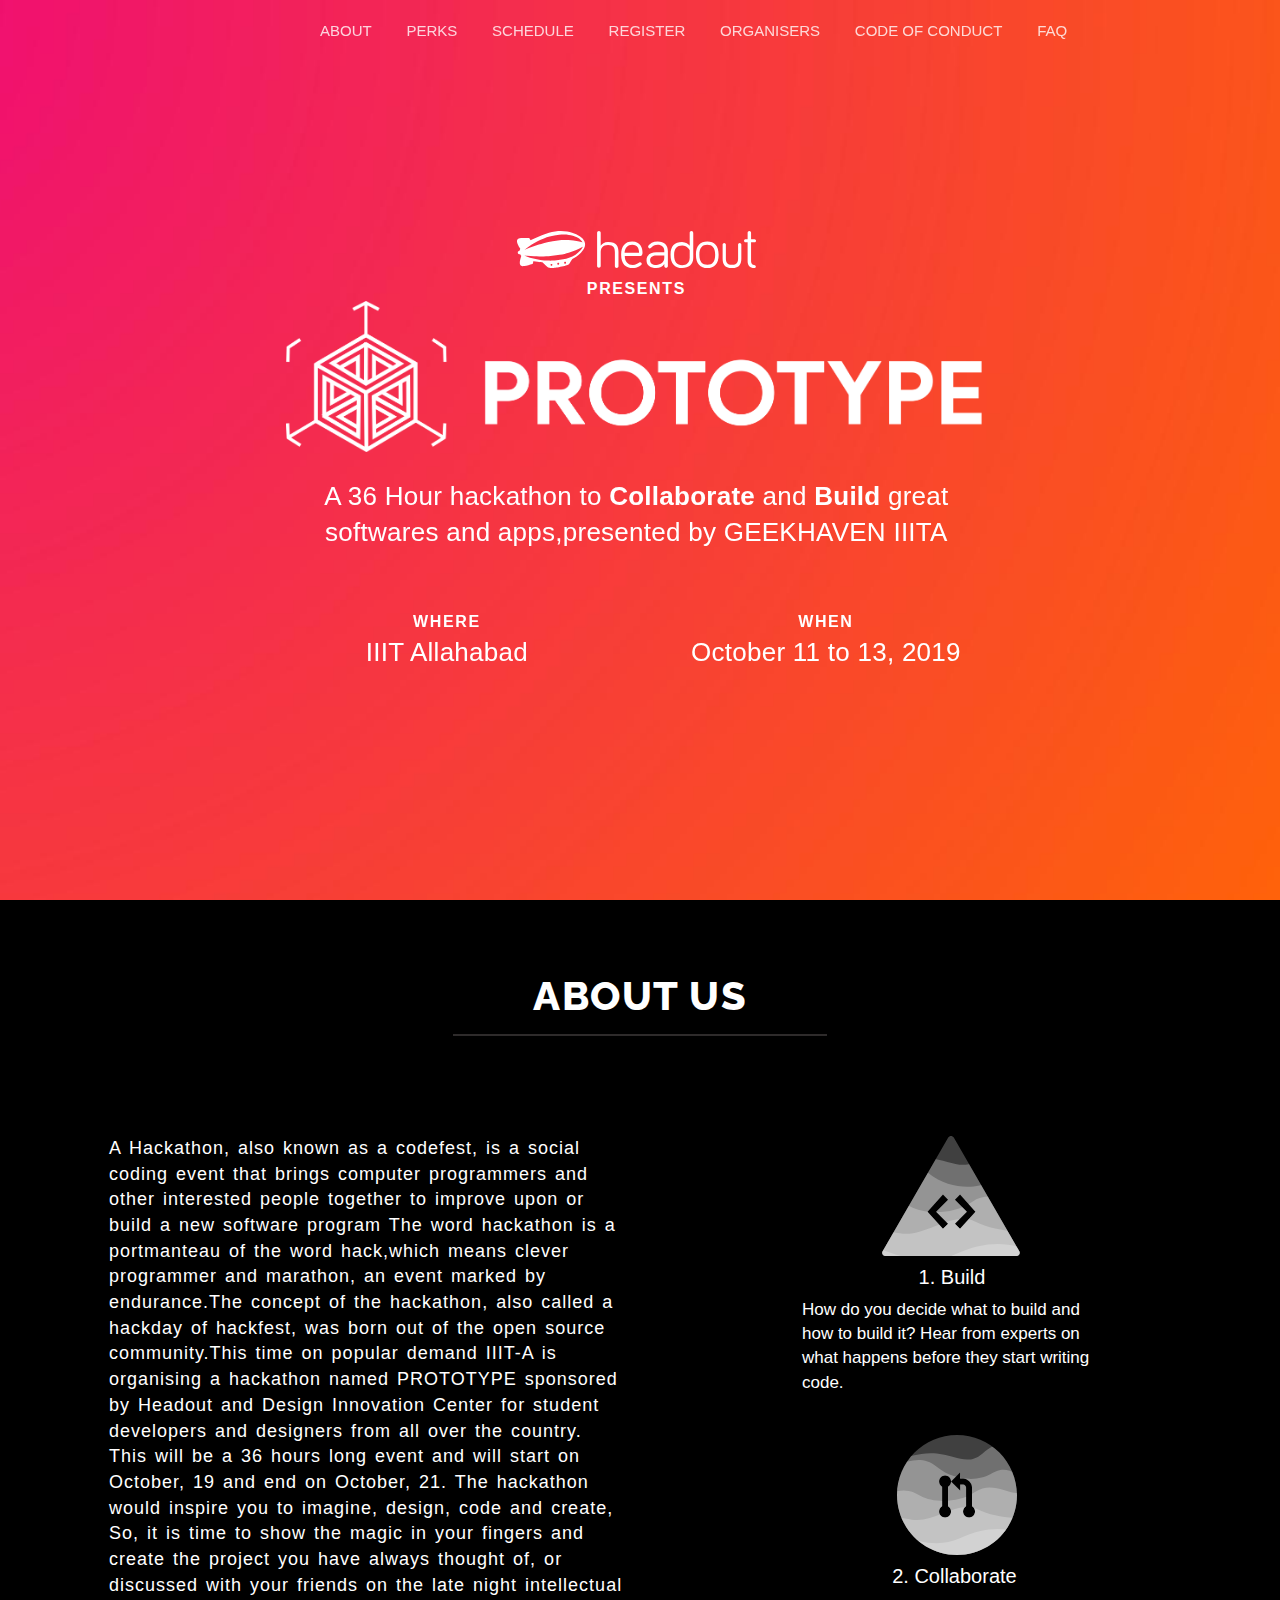
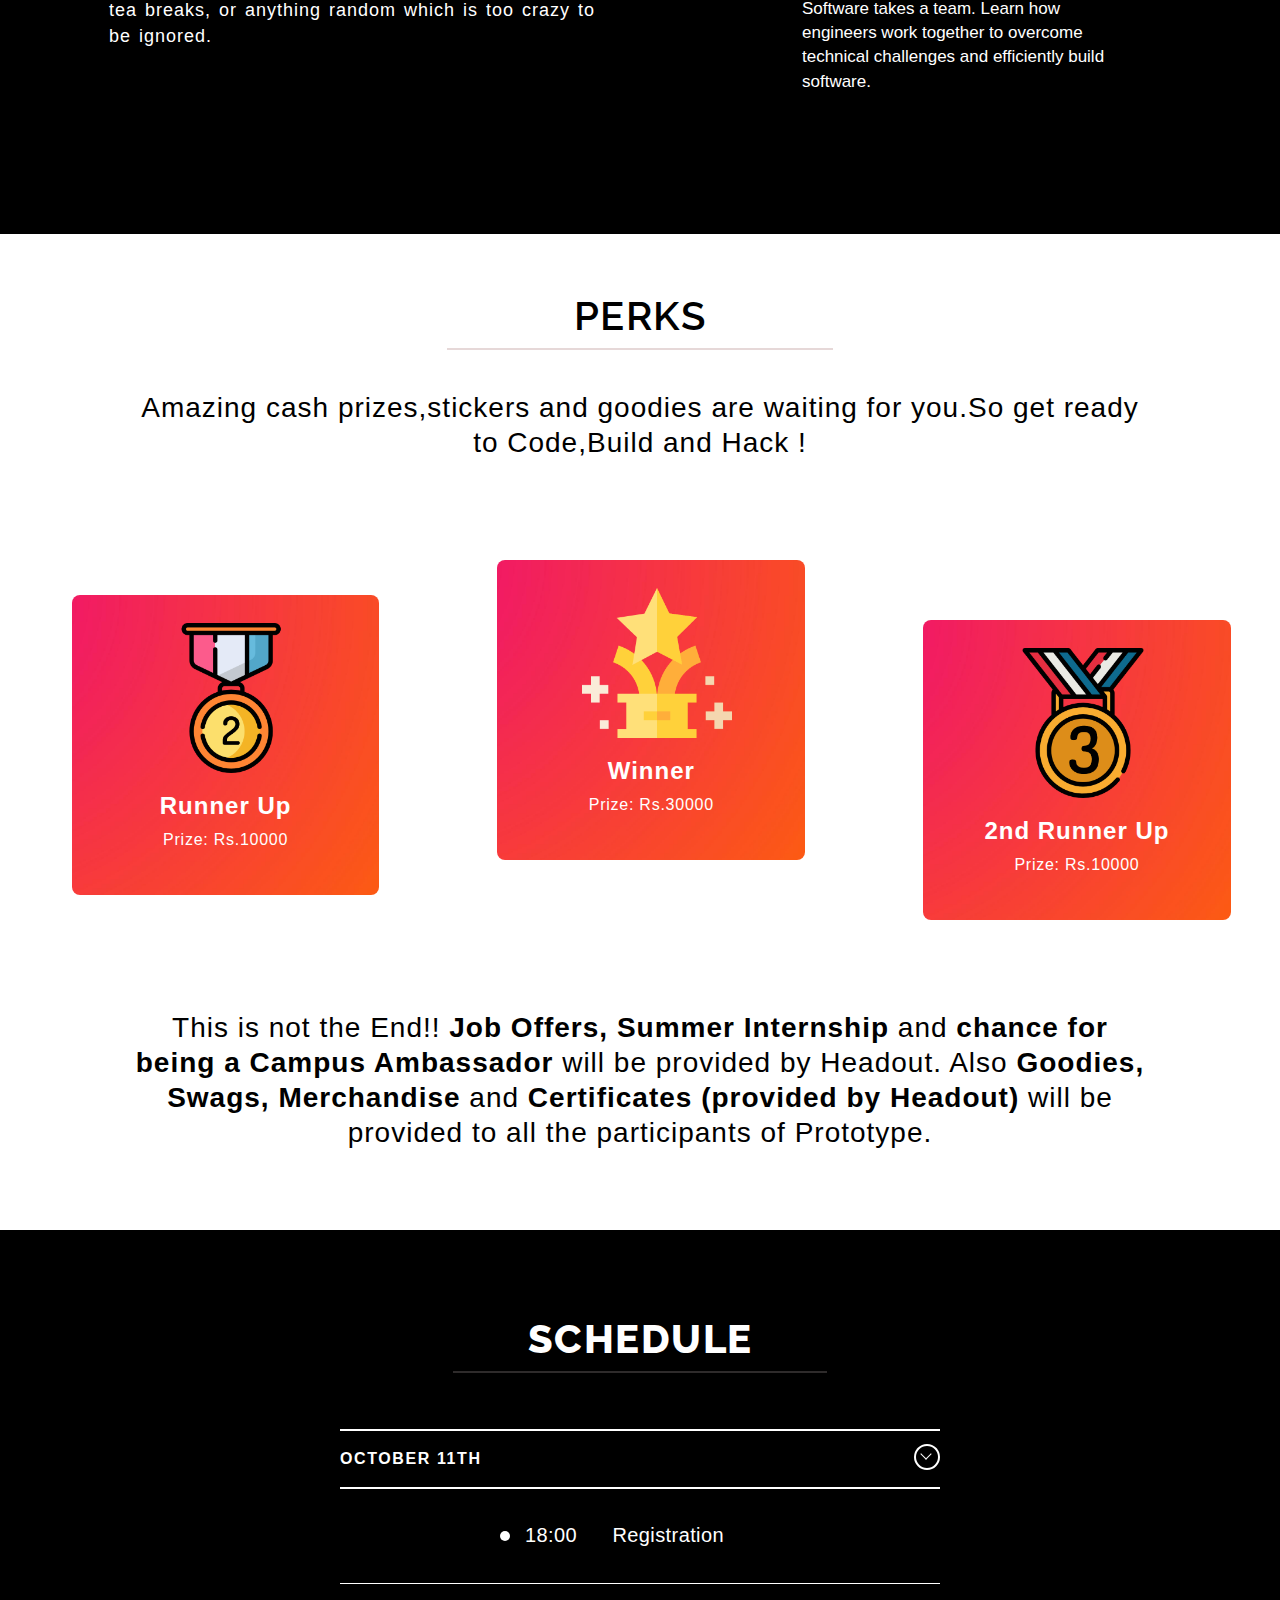
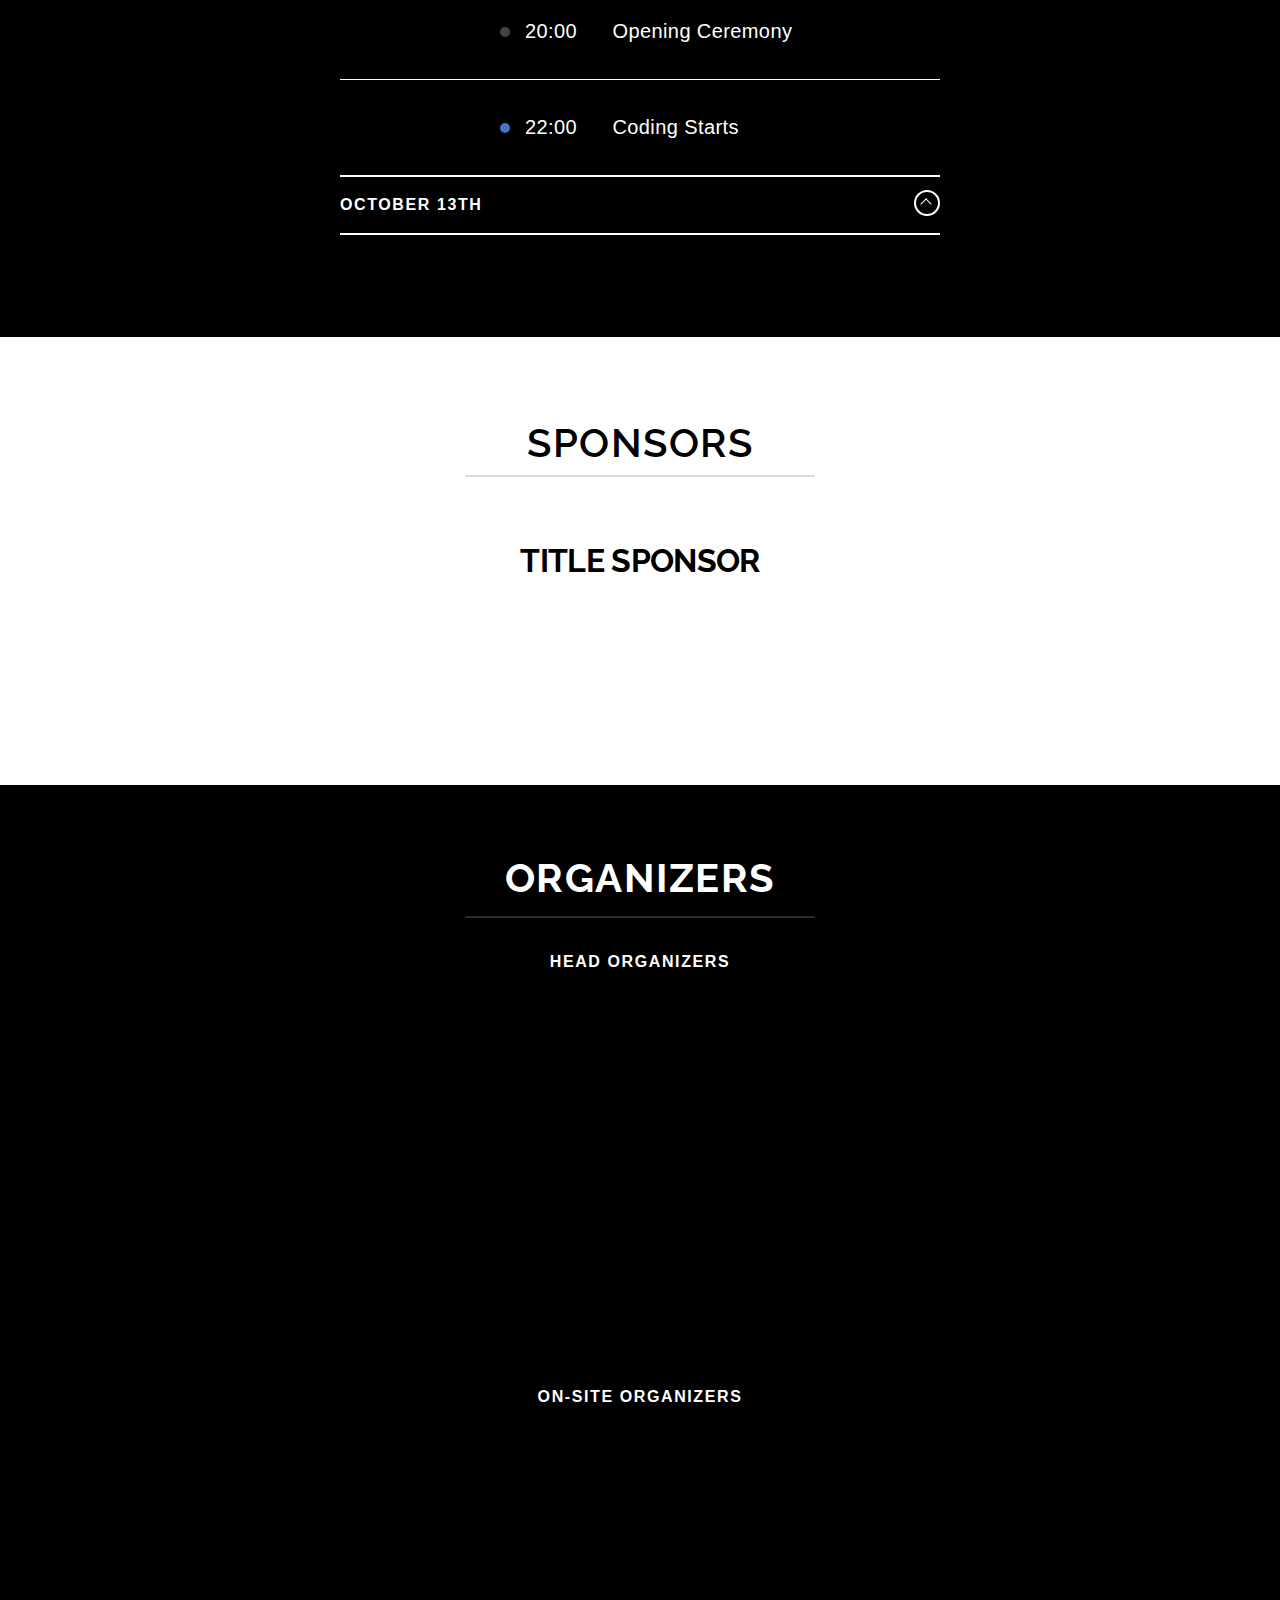
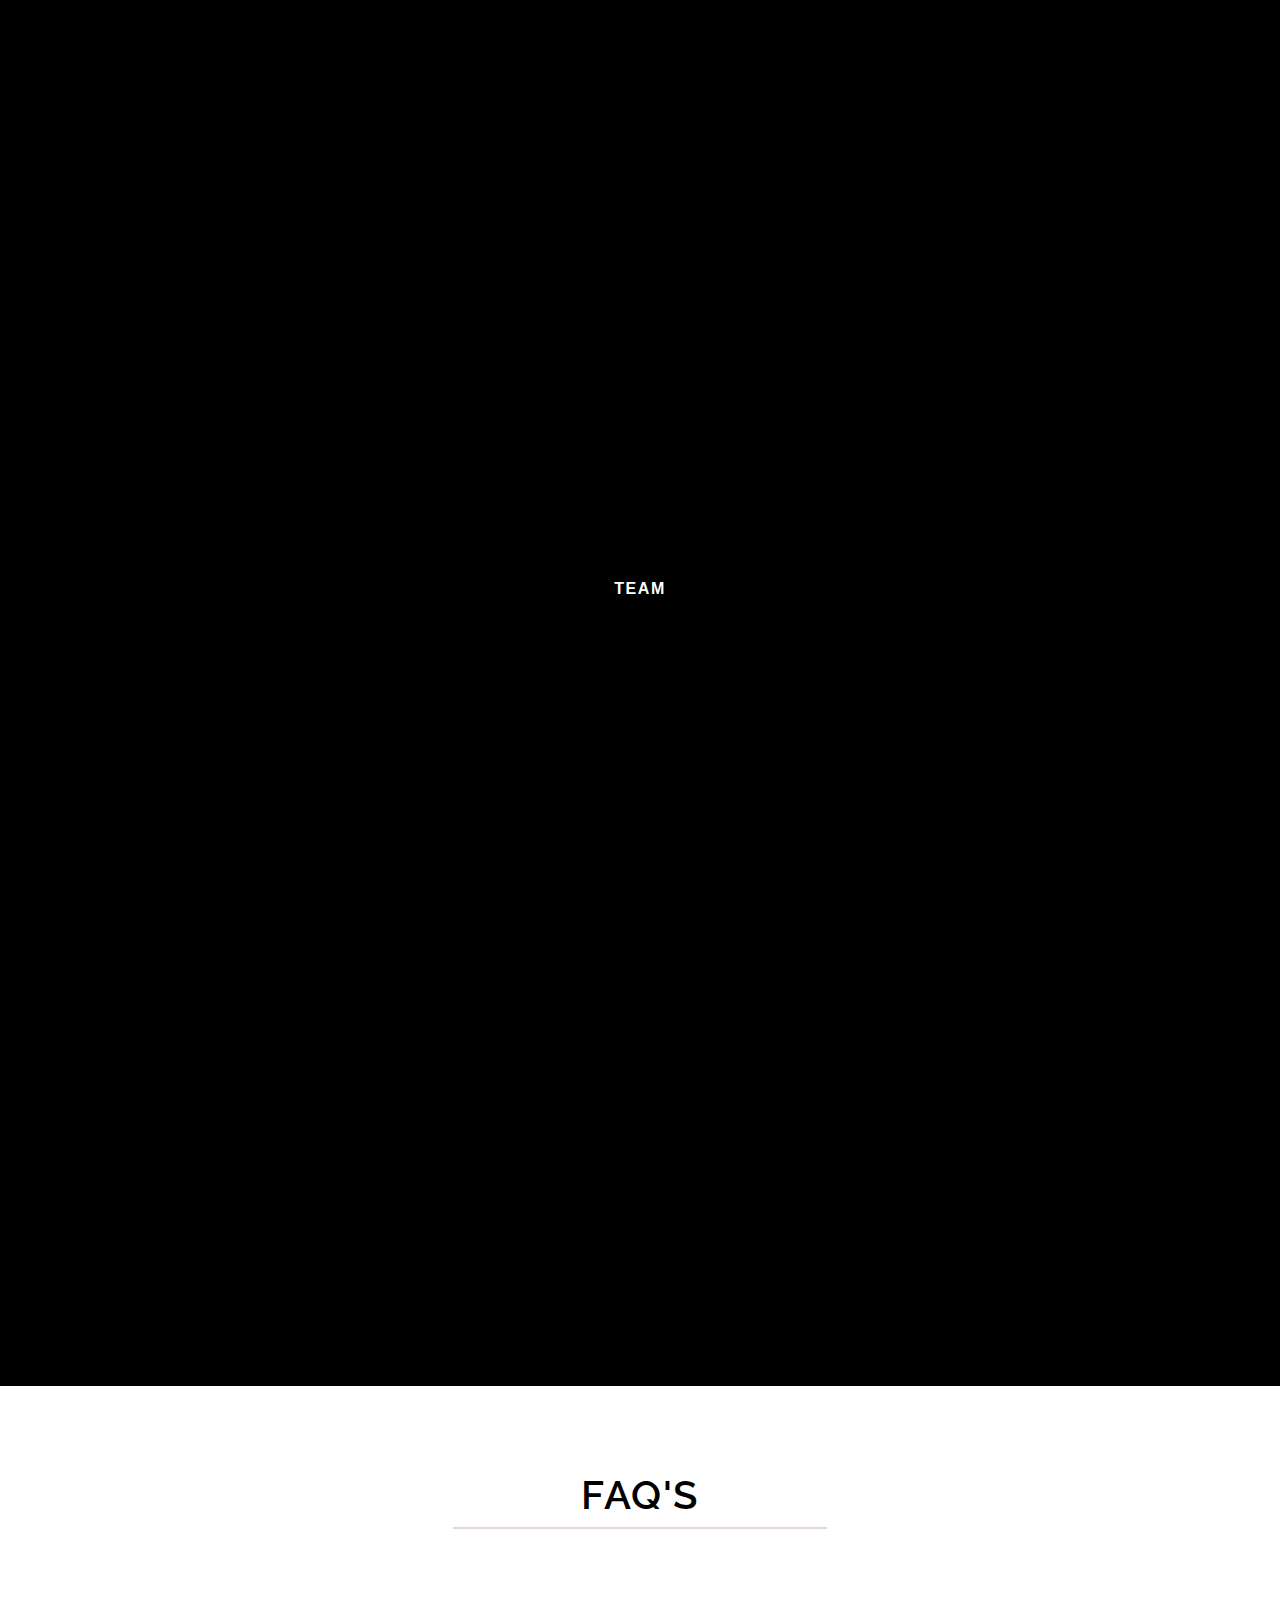
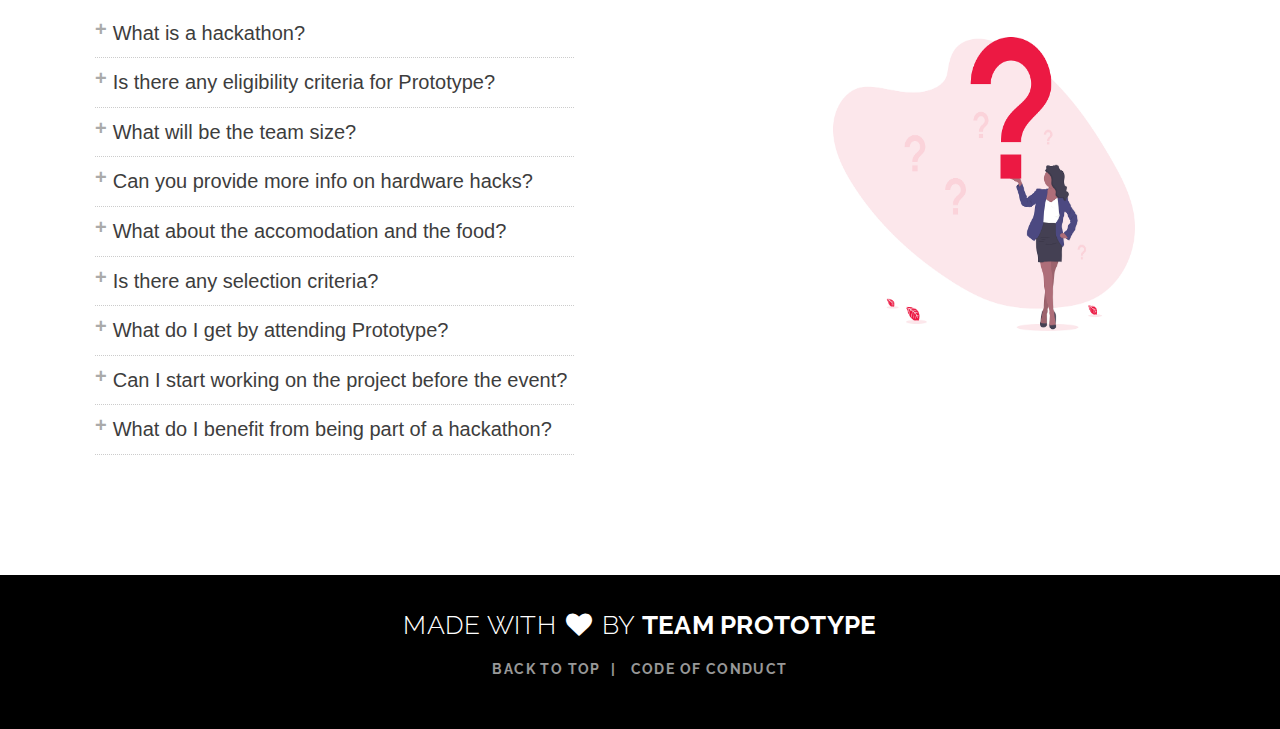
<file: index.html>
<!DOCTYPE html>
<html class="Page no-js is-loading">

<head>
  <meta charset="utf-8">
  <meta http-equiv="X-UA-Compatible" content="IE=edge">
  <meta name="description" content="">
  <meta name="viewport" content="width=device-width, initial-scale=1">
  <meta property="og:title" content="Prototype IIIT Allahabad">
  <meta property="og:description" content="36 hours of hacking in IIIT Allahabad">
  <meta property="og:type" content="website">
  <meta property="og:url" content="https://prototypeiiita.github.io/">
  <meta property="og:image" content="https://github.com/prototype/prototype.github.io/blob/master/images/logo1.png?raw=true">
  <meta property="og:image:width" content="1200">
  <meta property="og:image:height" content="630">
  <link rel="icon" type="image/png" href="images/logo_pro.png" />
  <title>Prototype IIIT Allahabad</title>
  <script>
    // The client supports JavaScript
    var el = document.documentElement
    el.className = el.className.replace('no-js', 'js')
  </script>
  <link rel="stylesheet" href="https://maxcdn.bootstrapcdn.com/bootstrap/3.3.7/css/bootstrap.min.css" integrity="sha384-BVYiiSIFeK1dGmJRAkycuHAHRg32OmUcww7on3RYdg4Va+PmSTsz/K68vbdEjh4u" crossorigin="anonymous">
  <link rel="stylesheet" href="styles/main.css">
  <link rel="stylesheet" type="text/css" href="https://maxcdn.bootstrapcdn.com/font-awesome/4.7.0/css/font-awesome.min.css">
  <link rel="stylesheet" href="https://fonts.googleapis.com/css?family=Source+Sans+Pro:400,600,700">
  <link href="https://fonts.googleapis.com/css?family=Raleway:400,700&display=swap" rel="stylesheet">
</head>

<body class="Page-body">
  <header class="Header" data-header="data-header" data-sticky="data-sticky">
    <div class="Container Container--wide"><a href="index.html#intro">
        <h1 class="Header-title" style="color: white;"><span class="Text Text--logoSmall"><img src="images/prototypelogo.png"></span></h1>
      </a>
    </div>
  </header>
  <nav class="Nav Load Load--fromTop Load--delay2" data-navigation="data-navigation" data-sticky="data-sticky">
    <div class="Nav-center">
      <a href="#about" title="About" class="Nav-item">About</a>
      <a href="#prizes" title="Perks" class="Nav-item">Perks</a>
      <a href="#schedule" title="Schedule" class="Nav-item">Schedule</a>
      <a href="#register" title="register" class="Nav-item">Register</a>
      <a href="#speakers" title="Speakers" class="Nav-item">Organisers</a>
      <!--a href="#experience" title="Experience" class="Nav-item">Contact us</a-->
      <a href="https://hackcodeofconduct.org/768-prototype" title="Code of Conduct" class="Nav-item Nav-extra">Code of
        Conduct</a>
      <a href="#FAQ" title="FAQ" class="Nav-item Nav-extra">FAQ</a></div>
  </nav>
  <button data-nav-toggle="data-nav-toggle" data-sticky="data-sticky" title="Open Navigation" class="Burger">
    <div class="Burger-top"></div>
    <div class="Burger-mid"></div>
    <div class="Burger-bot"></div>
  </button>
  <section id="intro" data-animate class="Load Load--delay1 Section Section--gradient Section--fullheight">
    <div class="Center">
      <div class="Center-content">
        <a href="https://www.headout.com/careers">
          <img src="images/sponsors/Headout New Logo_Horizontal White.svg" class="u-size1of2 u-sm-size1of3 u-md-size1of4">
        </a>
        <h5 class="Text Text--spaced" style="margin-top: 0.5em">PRESENTS</h5>
        <h2 class="Text Text--logo Load Load--delay3"><img src="images/prototypelogo.png" class="u-size2of2 u-sm-size2of2 u-md-size2of2"
            style="max-width:700px;"></h2>
        <div class="Container Container--narrow Load Load--delay4">
          <p class="Text Text--medium u-marginBottom u-marginTop">A 36 Hour hackathon to <strong>Collaborate</strong>
            and <strong>Build</strong> great softwares and apps,presented by GEEKHAVEN IIITA</p>
        </div>

        <div class="row  Load Load--fromBottom Load--delay6" >
          <div class="col-md-6 col-sm-12">
              <h3 class="Text Text--spaced">Where</h3>
              <p class="Text Text--medium">IIIT Allahabad</p>
          </div>
          <div class="col-md-6 col-sm-12">
              <h3 class="Text Text--spaced">When</h3>
              <p class="Text Text--medium">October 11 to 13, 2019</p>
          </div>
        </div>


      </div>
    </div>
    <!--<footer class="Section-footer u-textCenter Load Load--fromBottom Load--delay6 place">
      <div class="Container Container--narrow Container--padded ">
        <div class="Grid u-textCenter">
          <div class="Grid-cell u-sm-size1of2 time">
            <h3 class="Text Text--spaced">Where</h3>
            <p class="Text Text--medium">IIIT Allahabad</p>
          </div>
          <div class="Grid-cell u-sm-size1of2 time">
            <h3 class="Text Text--spaced">When</h3>
            <p class="Text Text--medium">October 11 to 13, 2019</p>
          </div>
        </div>
      </div>
    </footer>-->
  </section>
  <section id="about" class="Section Section--padded">
    <div class="Container">
      <font>
        <center class="about">ABOUT US</center>
      </font>
      <hr id="about">
      <div class="row" id="r1">
            <div class="col-lg-6 col-md-6 col-sm-12" id="overflow">
              A Hackathon, also known as a codefest, is a social coding event that brings computer programmers and other interested people together to improve upon or
                build a new software program The word hackathon is a portmanteau of the word hack,which means clever programmer and marathon, an event marked by endurance.The concept of the hackathon, also called a hackday of
                hackfest, was born out of the open source community.This time on popular demand IIIT-A is organising a
                hackathon named PROTOTYPE sponsored by Headout and Design Innovation Center for student developers and
                designers from all over the country.<br>This will be a 36 hours long event and will start on October, 19 and end
                on October, 21. The hackathon would inspire you to imagine, design, code and create, So, it is time to show the
                magic in your fingers and create the project you have always thought of, or discussed with your friends on the
                late night intellectual tea breaks, or anything random which is too crazy to be ignored.
            </div>
            <div class="col-lg-6 col-md-6 col-sm-12" id="fig">
              <div>
                <div><i class="Icon Icon--block Icon--build"></i>
                  <h3 class="build">1. Build</h3>
                  <p style="font-size: 17px">
                    How do you decide what to build and how to build it? Hear from experts on what happens before they start
                    writing code.

                  </p>
                </div>
                <div><i class="Icon Icon--block Icon--collab"></i>
                  <h3>2. Collaborate</h3>
                  <p style="font-size: 17px">
                    Software takes a team. Learn how engineers work together to overcome technical challenges and efficiently
                    build software.

                  </p>
                </div>
              </div>
            </div>
      </div>
    </div>
  </section>
  <!--<section id="Perks" class="Section Section--gradientFromBlack Section--padded">
    <div class="Container">
      <font size="30px">
        <center>Perks</center>
      </font>
      <p class="Text Text--large  u-marginTop-x2" style="text-align: justify;">Amazing cash prizes,stickers and goodies
        are waiting for you.So get ready to <strong>Code</strong>,<strong>Build</strong> and <strong>Hack</strong> !</p>
      <font color="">
        <p class="Text Text--large  " style="text-align: justify;"><strong>Cash prizes</strong> for the winners are as
          follows :</p>

        <p class="Text Text--large  " style="text-align: left;">1. For the Winners : <strong>30,000 INR</strong> </p>
        <p class="Text Text--large  " style="text-align: left;">2. For the 1st runner up : <strong>20,000 INR</strong></p>
        <p class="Text Text--large  " style="text-align: left;">3. For the 2nd runner up : <strong>10,000 INR</strong></p>
        <p class="Text Text--large  " style="text-align: left;"># Hardware Hack : <strong>Special Prize</strong></p>
        <p class="Text Text--large  " style="text-align: justify;">This is not the End!! <strong>Job Offers,</strong><strong>
            Summer Internship </strong>and<strong>chance for being a Campus Ambassador</strong>will be provided by
          Headout.</p>
        <p class="Text Text--large  " style="text-align: justify;">Also <strong>Goodies</strong><strong>, Swags,
            Merchandise</strong> and <strong>Certificates (provided by Headout)</strong> will be provided to all the
          participants of Prototype.</p>

    </div>
  </section>-->

  <div id="prizes" style="overflow: hidden">
      <div class="heading"> <h2 style="color:black;">PERKS</h2><hr></div>
      <div class="sub-head"><h4>Amazing cash prizes,stickers and goodies are waiting for you.So get ready to Code,Build and Hack !</h4></div>
      <div id="cards" class="row one">
        <div class="col-lg-4 col-md-4 col-sm-12" ><img src="images/silver-medal.png"><h2> Runner Up</h2><p style="text-align: center">Prize: Rs.10000</p></div>
        <div class="col-lg-4 col-md-4 col-sm-12" ><img src="images/award.png"><h2>Winner</h2> <p style="text-align: center">Prize: Rs.30000</p></div>
        <div class="col-lg-4 col-md-4 col-sm-12" ><img src="images/bronze-medal.png"><h2>2nd Runner Up</h2><p style="text-align: center">Prize: Rs.10000</p></div>
      </div>
      <div id="cards" class="row two">
        <div class="col-lg-4 col-md-4 col-sm-12"><img src="images/award.png"><h2>Winner</h2><p style="text-align: center">Prize: Rs.30000</p></div>
        <div class="col-lg-4 col-md-4 col-sm-12"><img src="images/silver-medal.png"><h2>1st Runner Up</h2> <p style="text-align: center">Prize: Rs.20000</p></div>
        <div class="col-lg-4 col-md-4 col-sm-12"><img src="images/bronze-medal.png"><h2>2nd Runner Up</h2><p style="text-align: center">Prize: Rs.10000</p></div>
      </div>
      <div class="sub-head" id="two"><h4>This is not the End!! <strong>Job Offers,</strong><strong>
          Summer Internship </strong>and<strong> chance for being a Campus Ambassador </strong>will be provided by
        Headout. Also <strong>Goodies</strong><strong>, Swags,
            Merchandise</strong> and <strong>Certificates (provided by Headout)</strong> will be provided to all the
          participants of Prototype.</h4></div>
  </div>

  <section id="schedule" class="Section Section--padded">
    <div class="Container Container">
      <h2 class="about" style="color:whhite !important;">Schedule</h2>
          <hr id="about">
      <div data-schedule class="Grid Schedule">
        <!--<div class="Grid-cell u-sm-size1of3">
          <h3 class="Text Text--spaced u-underlined u-overlined u-offsetParent">Filter by checkpoints
            <button data-filter-reset class="Schedule-reset"><i class="Icon Icon--closeWhite"></i></button>
          </h3>
          <div class="Radio Radio--featured">
            <input id="filter-featured" type="checkbox" name="filter" value="featured" data-filter class="Radio-state">
            <label for="filter-featured" class="Radio-label Text Text--spaced">Registration</label>
          </div>
          <div class="Radio Radio--build">
            <input id="filter-build" type="checkbox" name="filter" value="build" data-filter class="Radio-state">
            <label for="filter-build" class="Radio-label Text Text--spaced">Hackathon</label>
          </div>

        </div>-->
        <div class="Grid-cell u-sm-size2of3">
          <div class="Schedule-day">
            <h3 data-dropdown data-dropdown-target="#day1" class="Text Text--spaced u-underlined u-overlined u-clickable u-offsetParent">October
              11th<span class="Schedule-toggle"><i class="Caret"></i></span></h3>
            <ul id="day1" class="List Dropdown is-expanded">
              <div class="Dropdown-content">
                <li class="List-item Schedule-event Schedule-event--featured " data-event data-track="featured">
                  <div class="Grid Grid--collapsed">
                    <div class="Grid-cell u-size1of4 Text Schedule-eventTime"><i class="Schedule-mark"></i>18:00
                      <div class="Schedule-eventTimeEnd">-&nbsp;20:00
                      </div>
                    </div>
                    <div class="Grid-cell u-size3of4">
                      <p class="Text Schedule-title">Registration</p>
                    </div>
                  </div>
                  <div class="Schedule-eventDescription">
                    <p>You can register your teams in this time slot.</p>

                  </div>
                </li>
                <li class="List-item Schedule-event Schedule-event--" data-event data-track="">
                  <div class="Grid Grid--collapsed">
                    <div class="Grid-cell u-size1of4 Text Schedule-eventTime"><i class="Schedule-mark"></i>20:00
                      <div class="Schedule-eventTimeEnd">-&nbsp;22:00
                      </div>
                    </div>
                    <div class="Grid-cell u-size3of4">
                      <p class="Text Schedule-title">Opening Ceremony</p>
                    </div>
                  </div>
                  <div class="Schedule-eventDescription">
                    <p>A short Inaugration session & head out Guest Talks followed by a briefing session on how this
                      hackathon is going to be conducted.</p>
                  </div>

                </li>
                <li class="List-item Schedule-event Schedule-event--build " data-event data-track="build">
                  <div class="Grid Grid--collapsed">
                    <div class="Grid-cell u-size1of4 Text Schedule-eventTime"><i class="Schedule-mark"></i>22:00
                      <div class="Schedule-eventTimeEnd">
                      </div>
                    </div>
                    <div class="Grid-cell u-size3of4">
                      <p class="Text Schedule-title">Coding Starts</p>
                    </div>
                  </div>
                  <div class="Schedule-eventDescription">
                    <p>Start building your softwares and apps ! </p>
                  </div>
                </li>

              </div>
            </ul>
          </div>
          <div class="Schedule-day">
            <h3 data-dropdown data-dropdown-target="#day2" class="Text Text--spaced u-underlined u-overlined u-clickable u-offsetParent">October
              13th<span class="Schedule-toggle"><i class="Caret"></i></span></h3>
            <ul id="day2" class="List Dropdown">
              <div class="Dropdown-content">

                <li class="List-item Schedule-event Schedule-event--build" data-event data-track="build">
                  <div class="Grid Grid--collapsed">
                    <div class="Grid-cell u-size1of4 Text Schedule-eventTime"><i class="Schedule-mark"></i>8:00
                      <div class="Schedule-eventTimeEnd">-&nbsp;10:00
                      </div>
                    </div>
                    <div class="Grid-cell u-size3of4">
                      <p class="Text Schedule-title">Final Evaluation Starts</p>
                    </div>
                  </div>
                </li>
                <li class="List-item Schedule-event Schedule-event--build " data-event data-track="build">
                  <div class="Grid Grid--collapsed">
                    <div class="Grid-cell u-size1of4 Text Schedule-eventTime"><i class="Schedule-mark"></i>10:00
                      <div class="Schedule-eventTimeEnd">11:30
                      </div>
                    </div>
                    <div class="Grid-cell u-size3of4">
                      <p class="Text Schedule-title">Final Evaluation Ends</p>
                    </div>
                  </div>
                  <div class="Schedule-eventDescription">
                    <p>Coding Stops and Final Evaluation Ends Parallely / Declare Shortlists and Start Polishing Your
                      Presentation</p>
                  </div>
                </li>
                <li class="List-item Schedule-event Schedule-event--build" data-event data-track="build">
                  <div class="Grid Grid--collapsed">
                    <div class="Grid-cell u-size1of4 Text Schedule-eventTime"><i class="Schedule-mark"></i>11:30
                      <div class="Schedule-eventTimeEnd">
                      </div>
                    </div>
                    <div class="Grid-cell u-size3of4">
                      <p class="Text Schedule-title">Presentation starts</p>
                    </div>
                  </div>
                  <div class="Schedule-eventDescription">
                    <p>10 mins per presentation, 7 min present + 3 Mins for QA</p>
                  </div>
                </li>

                <li class="List-item Schedule-event Schedule-event--" data-event data-track="">
                  <div class="Grid Grid--collapsed">
                    <div class="Grid-cell u-size1of4 Text Schedule-eventTime"><i class="Schedule-mark"></i>13:30
                      <div class="Schedule-eventTimeEnd">
                      </div>
                    </div>
                    <div class="Grid-cell u-size3of4">
                      <p class="Text Schedule-title">Presentation Ends</p>
                    </div>
                  </div>
                </li>
                <li class="List-item Schedule-event Schedule-event--build" data-event data-track="">
                  <div class="Grid Grid--collapsed">
                    <div class="Grid-cell u-size1of4 Text Schedule-eventTime"><i class="Schedule-mark"></i>14:00
                      <div class="Schedule-eventTimeEnd">
                      </div>
                    </div>
                    <div class="Grid-cell u-size3of4">
                      <p class="Text Schedule-title">Results and Prizes distribution</p>
                    </div>
                  </div>
                </li>

              </div>
            </ul>
          </div>
        </div>
      </div>
    </div>
    </div>
  </section>




  <section id="speakers" class="Section" style="background-color:white;">
    <div class="Container Container--wide">
        <div class="heading"> <h2 style="color:black;">SPONSORS</h2><hr></div>
      <div class="u-textCenter">
        <h2 class="Text--heading u-underspaced u-marginTop-x2" style="color:black;" id="title">Title Sponsor</h2>
      </div>
      <div data-profiles class="Grid">
        <div class="u-textCenter">
          <div data-animate class="Grid-cell Stagger u-size1of2 u-sm-size1of2 u-md-size1of2 Profile" id="sponsor">
            <a href="https://www.headout.com/careers"><img src="images/sponsors/HeadoutHorizontal.png" alt="Headout"
                class="sponsor-img" id="headout"></a>
          </div>
        </div>
        <br class="Text Text--large u-marginTop-2x">
       <!-- <div class="Grid">
          <div class="u-textCenter">
            <div data-animate class="Grid-cell Stagger u-size1of2 u-sm-size1of2 u-md-size1of2 Profile" id="sponsor">
              <figure class="Profile-figure" id="github"><img src="images/sponsors/GitHub_Logo.png" alt="Nicole Sanchez" class="Profile-img"></figure>
            </div>
          </div>
        </div>-->
      </div>
    </div>
  </section>

  <section id="speakers" class="Section">
    <div class="Container Container--wide">
      <font size="30px">
        <center class="about"><strong>ORGANIZERS</strong></center>
      </font>
      <hr id="about">
      <div class="u-textCenter">
        <h2 class="Text Text--spaced u-underspaced u-marginTop-x2">Head Organizers</h2>
      </div>
      <div data-profiles class="Grid">
        <div class="u-textCenter">
          <div data-profile data-animate class="Grid-cell Stagger u-size1of2 u-sm-size1of3 u-md-size1of4 Profile" id="sponsor">
            <figure class="Profile-figure" id="photo"><img src="images/team/ekanshsir.jpg" alt="Nicole Sanchez" class="Profile-img"></figure>
            <h3 class="Text Text--spacedSmall">Ekansh Bansal</h3>
            <p class="Text Text--small">+91-9149247968</p>
          </div>
          <div data-profile data-animate class="Grid-cell Stagger u-size1of2 u-sm-size1of3 u-md-size1of4 Profile" id="sponsor">
            <figure class="Profile-figure" id="photo"><img src="images/team/ayushsir.jpg" alt="Nicole Sanchez" class="Profile-img"></figure>
            <h3 class="Text Text--spacedSmall">Aayush Joglekar</h3>
            <p class="Text Text--small">+91-9044819324</p>
          </div>

        </div>
        <div data-profiles class="Grid">
          <div class="u-textCenter">
            <h2 class="Text Text--spaced u-underspaced u-marginTop-x2">On-site Organizers</h2>
          </div>
          <div class="u-textCenter">
              <div data-profile data-animate class="Grid-cell Stagger u-size1of2 u-sm-size1of3 u-md-size1of4 Profile" id="sponsor">
                  <figure class="Profile-figure" id="photo"><img src="images/team/dagar.jpg" alt="Anupam Dagar" class="Profile-img"></figure>
                  <h3 class="Text Text--spacedSmall">Anupam Dagar</h3>
                  <p class="Text Text--small">+91-8222018881</p>
                </div>
            <div data-profile data-animate class="Grid-cell Stagger u-size1of2 u-sm-size1of3 u-md-size1of4 Profile" id="sponsor">
              <figure class="Profile-figure" id="photo"><img src="images/team/shivanshsir.jpg" alt="Nicole Sanchez" class="Profile-img"></figure>
              <h3 class="Text Text--spacedSmall">Shivansh Tiwari</h3>
              <p class="Text Text--small">+91-8989419500</p>
            </div>
            <div data-profile data-animate class="Grid-cell Stagger u-size1of2 u-sm-size1of3 u-md-size1of4 Profile" id="sponsor">
              <figure class="Profile-figure" id="photo"><img src="images/team/ajaysir.jpg" alt="Nicole Sanchez" class="Profile-img"></figure>
              <h3 class="Text Text--spacedSmall">Ajay Kudal</h3>
              <p class="Text Text--small">+91-9057230998</p>
            </div>
          </div>
          <br class="Text Text--large u-marginTop-x">
          <div class="u-textCenter">
              <div data-profile data-animate class="Grid-cell Stagger u-size1of2 u-sm-size1of3 u-md-size1of4 Profile" id="sponsor">
                <figure class="Profile-figure" id="photo"><img src="images/team/vijeta.jpg" alt="Nicole Sanchez" class="Profile-img"></figure>
                <h3 class="Text Text--spacedSmall">Vijeta</h3>
                <p class="Text Text--small">+91-7376369830</p>
              </div>
              <div data-profile data-animate class="Grid-cell Stagger u-size1of2 u-sm-size1of3 u-md-size1of4 Profile" id="sponsor">
                <figure class="Profile-figure" id="photo"><img src="images/team/rahulsir.jpeg" alt="Nicole Sanchez" class="Profile-img"></figure>
                <h3 class="Text Text--spacedSmall">Rahul Jha</h3>
                <p class="Text Text--small">+91-9082374303</p>
              </div>
            </div>
          <br class="Text Text--large u-marginTop-2x">


        </div>
        <div data-profiles class="Grid">
          <div class="u-textCenter">
            <h2 class="Text Text--spaced u-underspaced u-marginTop-x2">Team</h2>
          </div>
          <div class="u-textCenter">
            <div data-profile data-animate class="Grid-cell Stagger u-size1of2 u-sm-size1of3 u-md-size1of4 Profile">
              <figure class="Profile-figure" id="photo"><img src="images/team/Achint.jpg" alt="Chris Wanstrath" class="Profile-img"></figure>
              <h3 class="Text Text--spacedSmall">Achint Agarwal</h3>
              <p class="Text Text--small">Branding</p>
            </div>
            <div data-profile data-animate class="Grid-cell Stagger u-size1of2 u-sm-size1of3 u-md-size1of4 Profile">
                <figure class="Profile-figure" id="photo"><img src="images/team/anurag.jpeg" alt="Nicole Sanchez" class="Profile-img"></figure>
                <h3 class="Text Text--spacedSmall">Anurag Makade</h3>
                <p class="Text Text--small">Food Management</p>
              </div>
            <div data-profile data-animate class="Grid-cell Stagger u-size1of2 u-sm-size1of3 u-md-size1of4 Profile">
              <figure class="Profile-figure" id="photo"><img src="images/team/chinmay.jpg" alt="Nicole Sanchez" class="Profile-img"></figure>
              <h3 class="Text Text--spacedSmall">Chinmay Nagar</h3>
              <p class="Text Text--small">Food Management</p>
            </div>
            <div data-profile data-animate class="Grid-cell Stagger u-size1of2 u-sm-size1of3 u-md-size1of4 Profile">
              <figure class="Profile-figure" id="photo"><img src="images/team/kartik.jpg" alt="Marco Annunziata" class="Profile-img"></figure>
              <h3 class="Text Text--spacedSmall">Kartik NEEMA</h3>
              <p class="Text Text--small">Creatives</p>

            </div>
            <div data-profile data-animate class="Grid-cell Stagger u-size1of2 u-sm-size1of3 u-md-size1of4 Profile">
              <figure class="Profile-figure" id="photo"><img src="images/team/onkar.jpg" alt="Tiffani Ashley Bell" class="Profile-img"></figure>
              <h3 class="Text Text--spacedSmall">Onkar Telange</h3>
              <p class="Text Text--small">Web, Registration & Event Management</p>

            </div>
            <div data-profile data-animate class="Grid-cell Stagger u-size1of2 u-sm-size1of3 u-md-size1of4 Profile">
              <figure class="Profile-figure" id="photo"><img src="images/team/prateek.jpg" alt="Kellan Elliott-McCrea" class="Profile-img"></figure>
              <h3 class="Text Text--spacedSmall">Prateek Mishra</h3>
              <p class="Text Text--small">Web & Food Management</p>

            </div>

          </div><br class="Text Text--large u-marginTop-2x">


        </div>
      </div>
  </section>
  <section id="FAQ" class="Section Section--padded Section--paper">
    <style type="text/css">
      .faq-header {
        font-size: 2.8em;
        border-bottom: 1px dotted #ccc;
        padding: 1em 0;
      }

      .faq-c {
        border-bottom: 1px dotted #ccc;
        padding: 1em 0;
        width: 75%;
      }

      .faq-t {
        line-height: 1em;
        color: #aaa;
        font-family: sans-serif;
        float: left;
        font-weight: 700;
        padding-right: 0.3em;
        -webkit-transition: all 200ms;
        -moz-transition: all 200ms;
        transition: all 200ms;
      }

      .faq-o {
        transform: rotate(-45deg);
        transform-origin: 50% 50%;
        -ms-transform: rotate(-45deg);
        -ms-transform-origin: 50% 50%;
        -webkit-transform: rotate(-45deg);
        -webkit-transform-origin: 50% 50%;
        -webkit-transition: all 200ms;
        -moz-transition: all 200ms;
        transition: all 200ms;
      }

      .faq-q {
        cursor: pointer;
        font-size: 2em;
        font-weight: 100;
      }

      .faq-a {
        clear: both;
        color: #666;
        font-size: 1.5em;
        display: none;
        padding-left: 1.5em;
      }

      #faq
      {
        margin-top: 80px;
        margin-left: 60px;
      }

      #faq .col-md-7
      {
       width: 56%;
      }


      #faq img{
        width: 80%;
        height: 350px;
        margin-left: 7%;
      }

      @media screen and (max-width: 768px)
      {
        #faq .col-md-7
        {
        width: 90%;
        }

        #faq {
               margin-top: 60px;
              margin-left: 10px;
            }

            #faq img {
              width: 90%;
              height: 300px;
              margin-left: 0;
              margin-top: 40px;
            }

            .faq-c {
              width: 95%;
            }

      }

    </style>

    <div class="Container">
        <div class="heading"> <h2 style="color:black;">FAQ'S</h2><hr></div>

        <div id="faq" class="row">
          <div class="col-md-7">
              <div class="faq-c">
                  <div class="faq-q"><span class="faq-t">+</span>What is a hackathon?</div>
                  <div class="faq-a">
                    <p>A hackathon is a design sprint-like event in which computer programmers and others involved in software
                      development, including graphic designers, interface designers, project managers, and others, often
                      including subject-matter-experts, collaborate intensively on software projects.</p>
                  </div>
                </div>

                <div class="faq-c">
                  <div class="faq-q"><span class="faq-t">+</span>Is there any eligibility criteria for Prototype?</div>
                  <div class="faq-a">
                    <p>If you are a college student and have the passion for building something productive out of
                      technology,you're good to go!</p>
                  </div>
                </div>

                <div class="faq-c">
                  <div class="faq-q"><span class="faq-t">+</span>What will be the team size?</div>
                  <div class="faq-a">
                    <p>2-4 people in the single team</p>
                  </div>
                </div>

                <div class="faq-c">
                  <div class="faq-q"><span class="faq-t">+</span>Can you provide more info on hardware hacks?</div>
                  <div class="faq-a">
                    <p>Open to all types of hardware hacks. A special prize for IoT hack.Basic hardware with Arduino and NodeMCU
                      can be provided on request.</p>
                  </div>
                </div>

                <div class="faq-c">
                  <div class="faq-q"><span class="faq-t">+</span>What about the accomodation and the food?</div>
                  <div class="faq-a">
                    <p>A mattress will be provided at the venue and the food provision is on us.</p>
                  </div>
                </div>

                <div class="faq-c">
                  <div class="faq-q"><span class="faq-t">+</span>Is there any selection criteria?</div>
                  <div class="faq-a">
                    <p>No. The Hackathon is open for all.</p>
                  </div>
                </div>

                <div class="faq-c">
                  <div class="faq-q"><span class="faq-t">+</span>What do I get by attending Prototype?</div>
                  <div class="faq-a">
                    <p>Top 3 team will get a cash prize, Headout goodies, and every participant will get goodies and merchandise
                      and it will be great learning experience for all.</p>
                  </div>
                </div>

                <div class="faq-c">
                  <div class="faq-q"><span class="faq-t">+</span>Can I start working on the project before the event?</div>
                  <div class="faq-a">
                    <p>No. Teams/Participants are not allowed to work on the project before the commencement of the Hackathon.</p>
                  </div>
                </div>

                <div class="faq-c">
                  <div class="faq-q"><span class="faq-t">+</span>What do I benefit from being part of a hackathon?</div>
                  <div class="faq-a">
                    <p>You get to learn new skills on-the-go,learn to debug errors efficiently,learn how to coordinate among a
                      team and gain inspiration and ideas from other projects.</p>
                  </div>
                </div>
              </div>

              <div class="col-md-5">
                <img class="question" src="images/faq.png">
              </div>

          </div>
        </div>


  </section>

  <footer class="Section Footer">
    <div class="Container u-textCenter">
      <h2 class="Text Text--medium Footer-credit">Made with<i class="u-marginSides fa fa-heart" style="color:white;"></i>by
        <strong>Team Prototype</strong></h2>
      <p class="Text Text--spacedMedium u-marginTop u-marginBottom Footer-actions">
        <a href="index.html#intro" class="Footer-toTop Footer-link">Back to top</a>
        <a href="https://hackcodeofconduct.org/768-prototype" class="Footer-link">Code of Conduct</a>
      </p>
    </div>
  </footer>
  <div class="ModalContainer Center Center--fixed">
    <div data-modal class="Modal Center-content">
      <button data-modal-close class="Modal-close"><span class="Icon Icon--close">Close Modal</span></button>
      <button data-modal-prev class="Modal-prev"><span class="Icon Icon--prev">View Previous Profile</span></button>
      <button data-modal-next class="Modal-next"><span class="Icon Icon--next">View Next Profile</span></button>
      <div data-modal-content class="Modal-content"></div>
    </div>
  </div>
  <script src="scripts/app.js" async></script>
  <script src="https://platform.twitter.com/oct.js" type="text/javascript"></script>
  <script type="text/javascript">twitter.conversion.trackPid('l6p7g', { tw_sale_amount: 0, tw_order_quantity: 0 });</script>
  <script src='https://cdnjs.cloudflare.com/ajax/libs/jquery/2.1.3/jquery.min.js'></script>
  <script>
    jQuery(window).load(function () {
      jQuery(".hameid-loader-overlay").fadeOut(500);
    });
  </script>
  <script type="text/javascript">
    $(".faq-q").click(function () {
      var container = $(this).parents(".faq-c");
      var answer = container.find(".faq-a");
      var trigger = container.find(".faq-t");

      answer.slideToggle(200);

      if (trigger.hasClass("faq-o")) {
        trigger.removeClass("faq-o");
      }
      else {
        trigger.addClass("faq-o");
      }
    });
  </script>
  <script type="text/javascript">
    $('a[href*="#"]')
      .not('[href="#"]')
      .not('[href="#0"]')
      .click(function (event) {
        if (
          location.pathname.replace(/^\//, '') == this.pathname.replace(/^\//, '')
          &&
          location.hostname == this.hostname
        ) {
          var target = $(this.hash);
          target = target.length ? target : $('[name=' + this.hash.slice(1) + ']');
          if (target.length) {
            event.preventDefault();
            $('html, body').animate({
              scrollTop: target.offset().top
            }, 1000, function () {
              var $target = $(target);
              $target.focus();
              if ($target.is(":focus")) {
                return false;
              } else {
                $target.attr('tabindex', '-1');
                $target.focus();
              };
            });
          }
        }
      });
  </script>
  <script>
    var acc = document.getElementsByClassName("accordion");
    var i;

    for (i = 0; i < acc.length; i++) {
      acc[i].addEventListener("click", function () {
        this.classList.toggle("active");
        var panel = this.nextElementSibling;
        if (panel.style.maxHeight) {
          panel.style.maxHeight = null;
        } else {
          panel.style.maxHeight = panel.scrollHeight + "px";
        }
      });
    }
  </script>
  <script type="text/javascript" src="scripts/jquery.validate.min.js"></script>
  <script type="text/javascript" src="scripts/validation.js"></script>
  <script src="https://ajax.googleapis.com/ajax/libs/jquery/3.4.1/jquery.min.js"></script>
</script>
  <noscript>
    <img height="1" width="1" style="display:none;" alt="" src="https://analytics.twitter.com/i/adsct?txn_id=l6p7g&p_id=Twitter&tw_sale_amount=0&tw_order_quantity=0" />
    <img height="1" width="1" style="display:none;" alt="" src="https://t.co/i/adsct?txn_id=l6p7g&amp;p_id=Twitter&amp;tw_sale_amount=0&amp;tw_order_quantity=0" />
  </noscript>

</body>

</html>
</file>
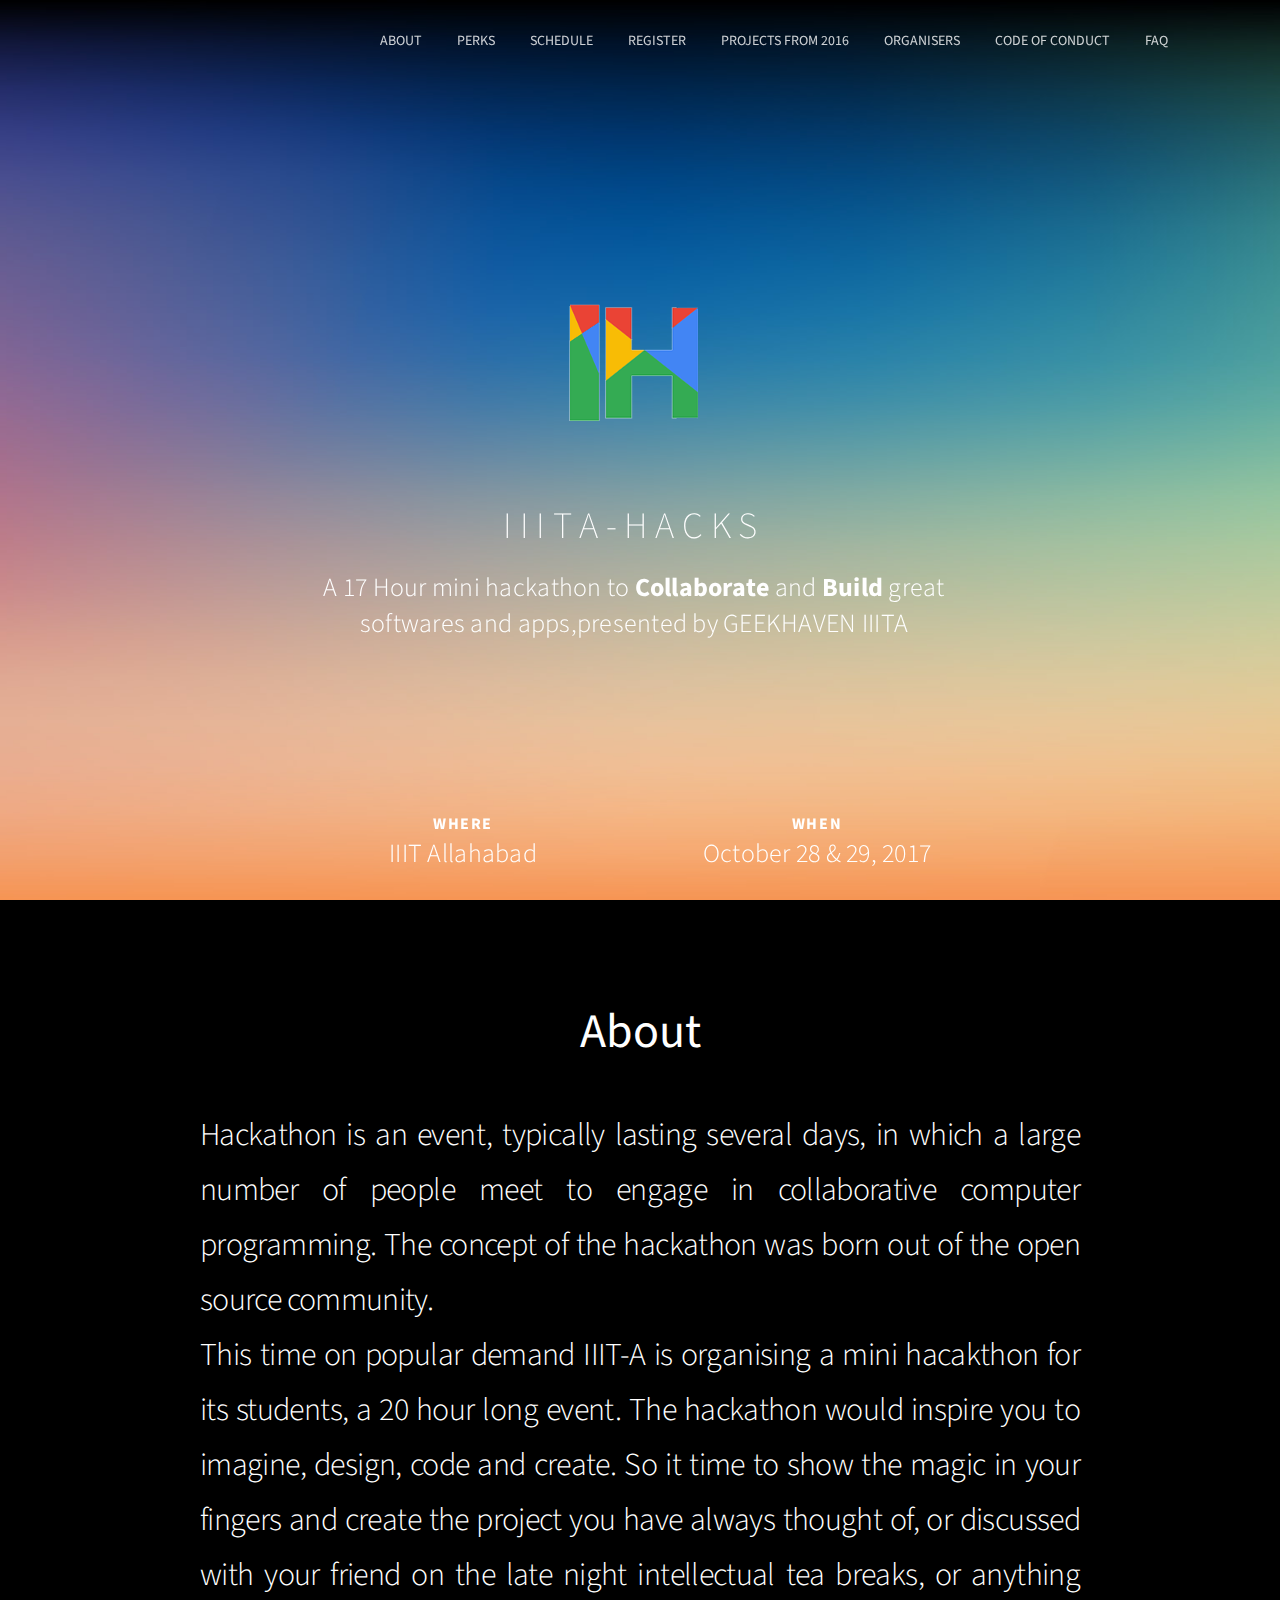
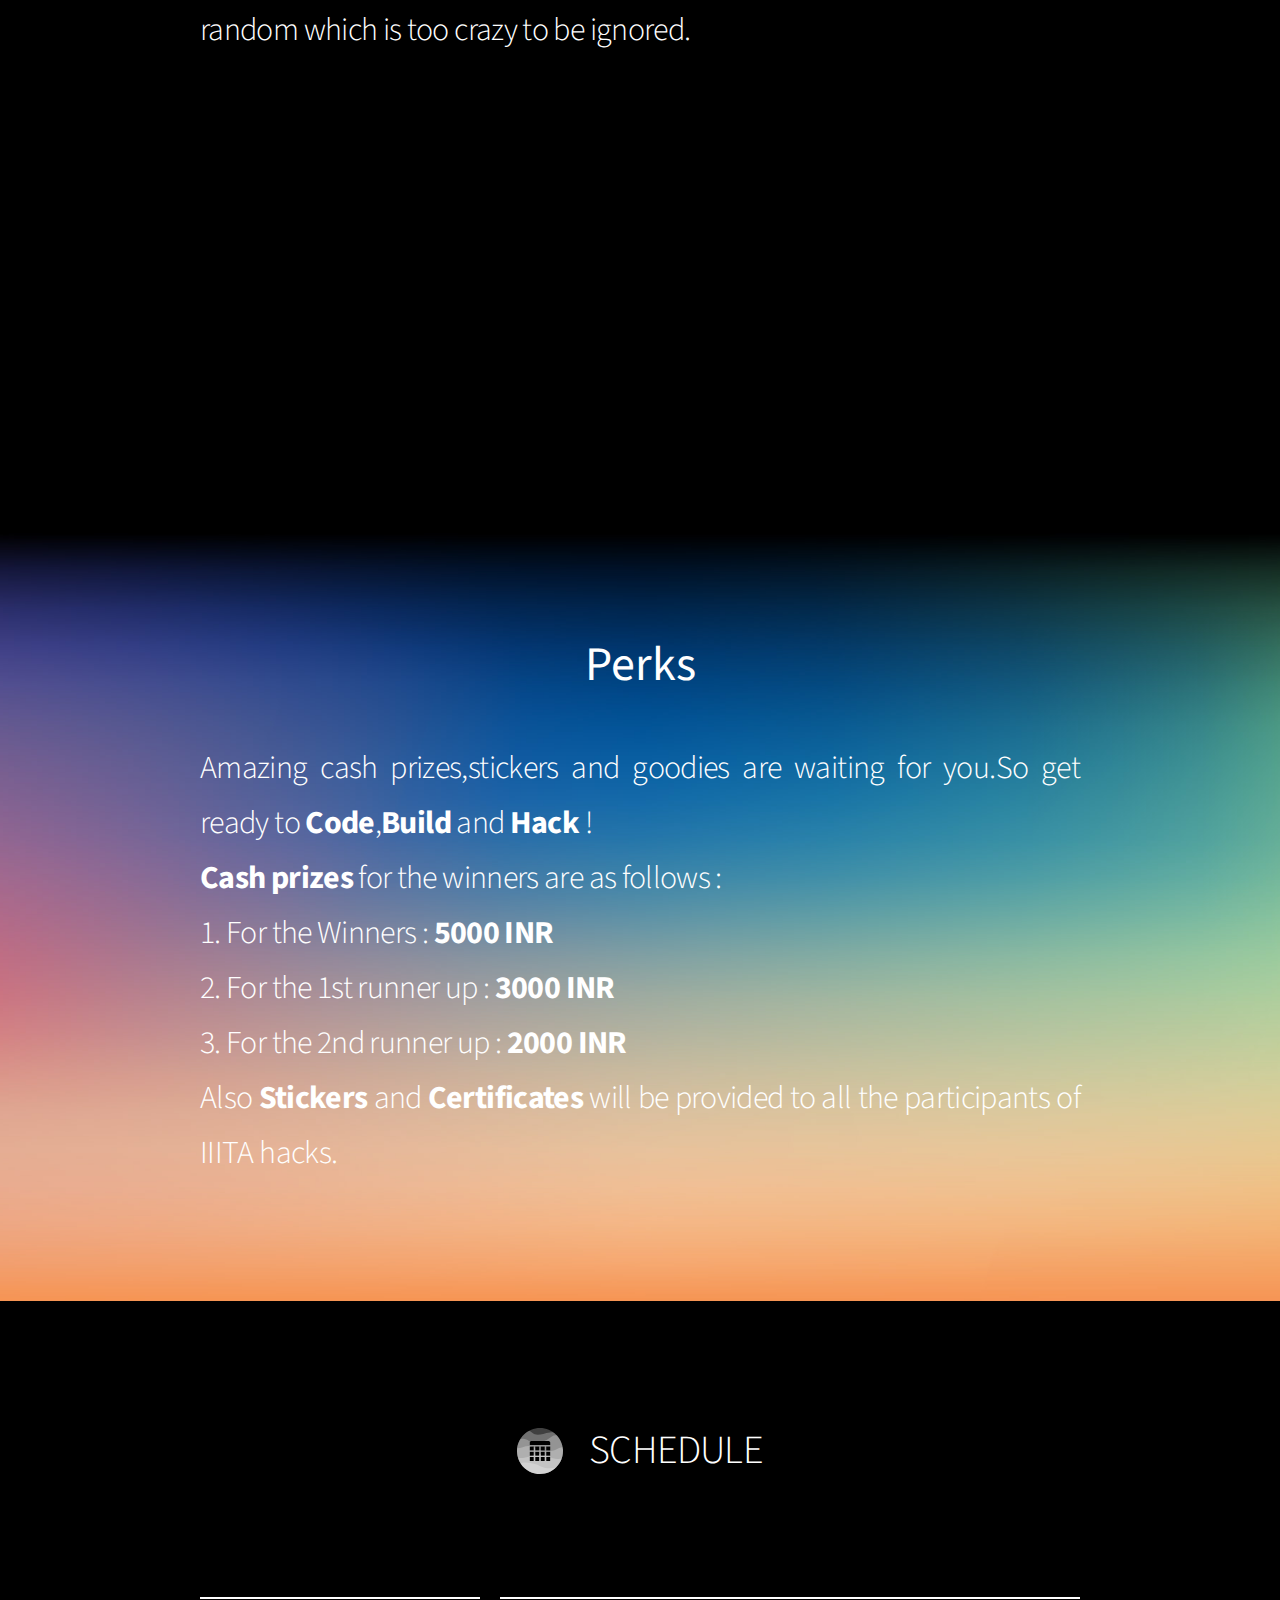
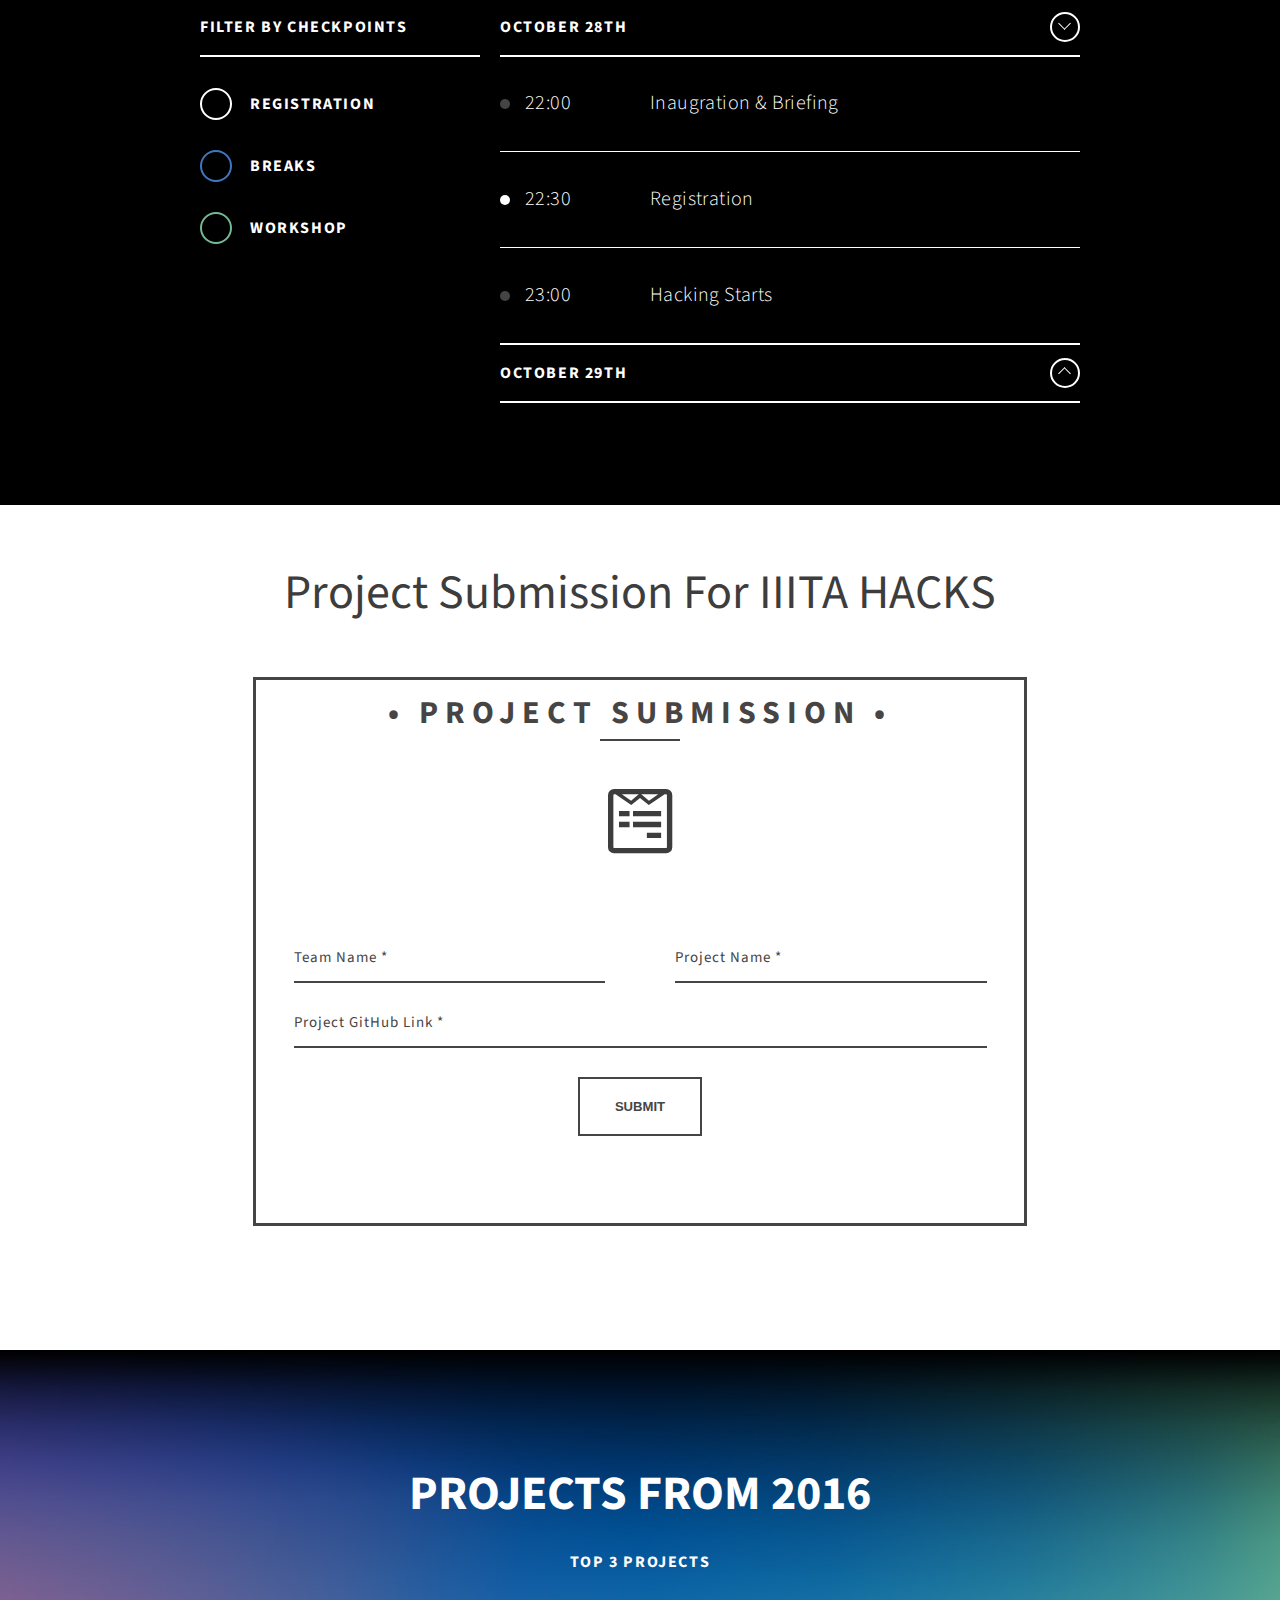
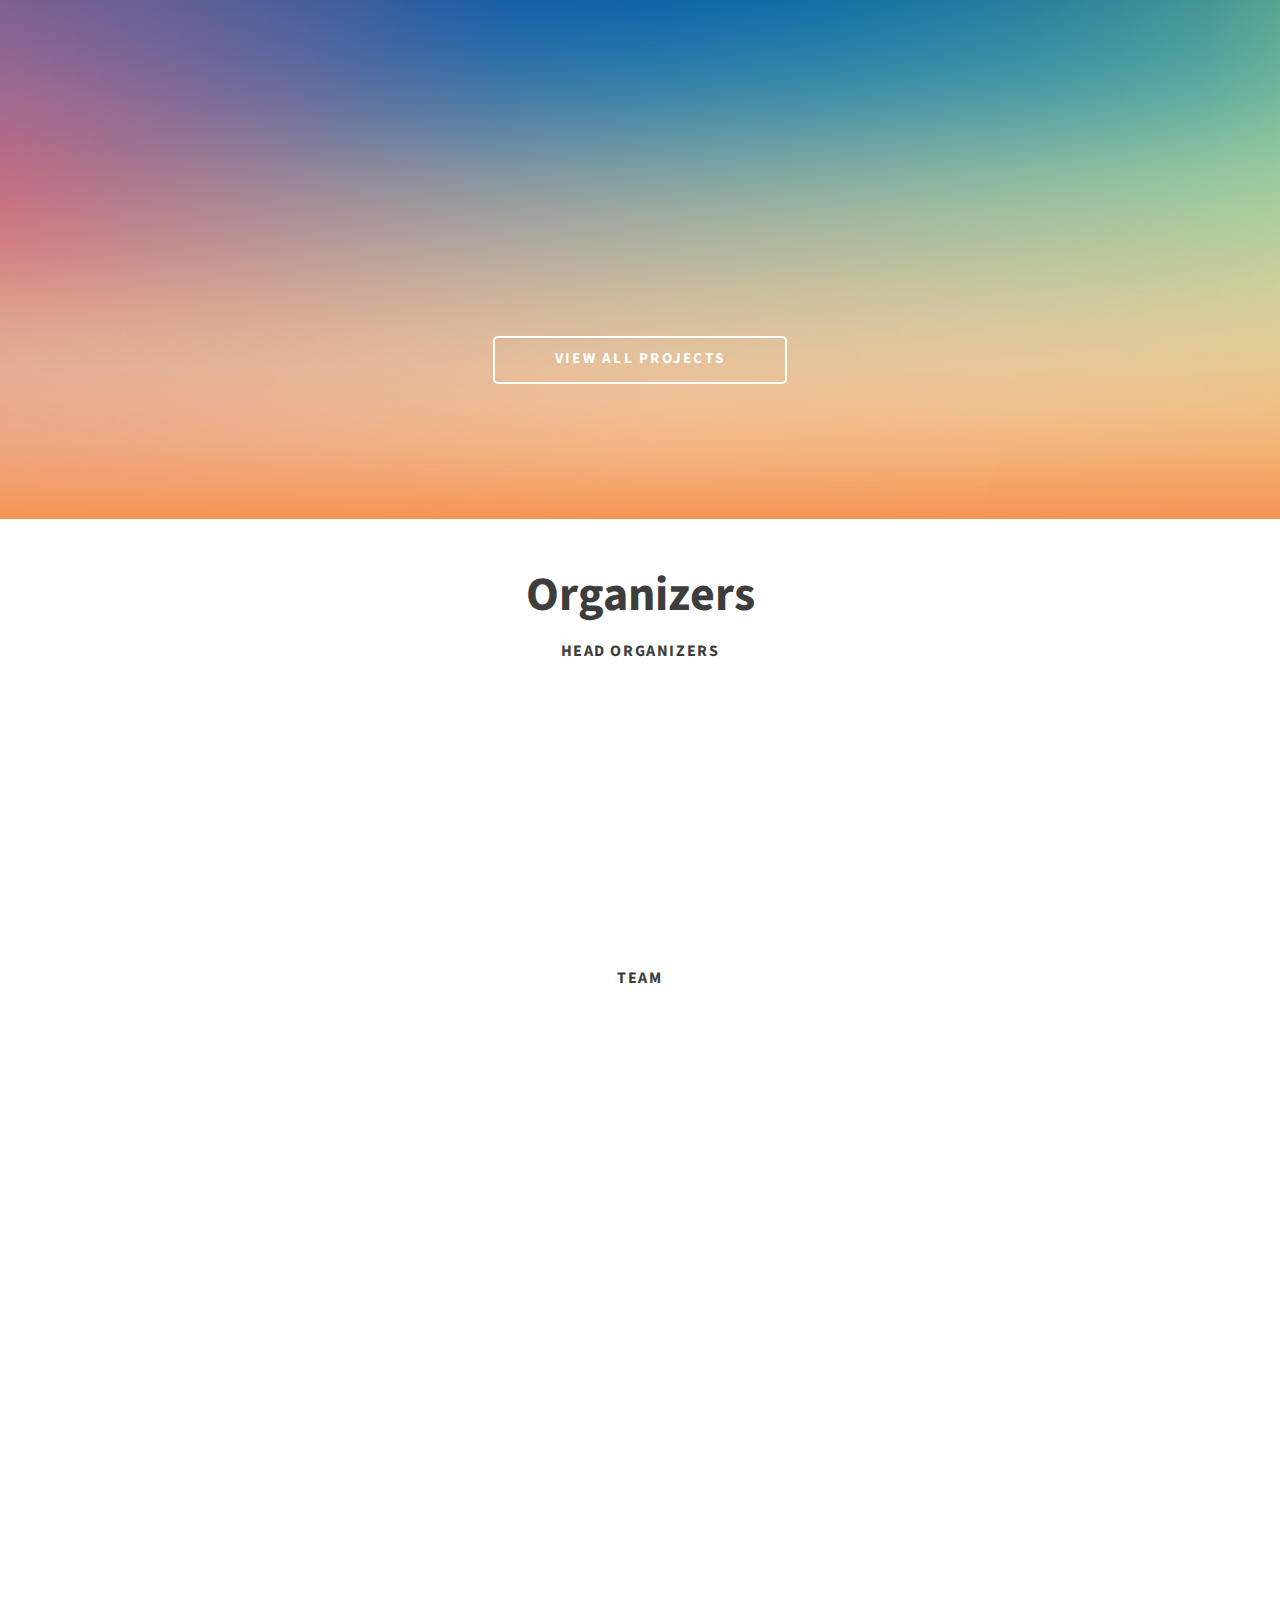
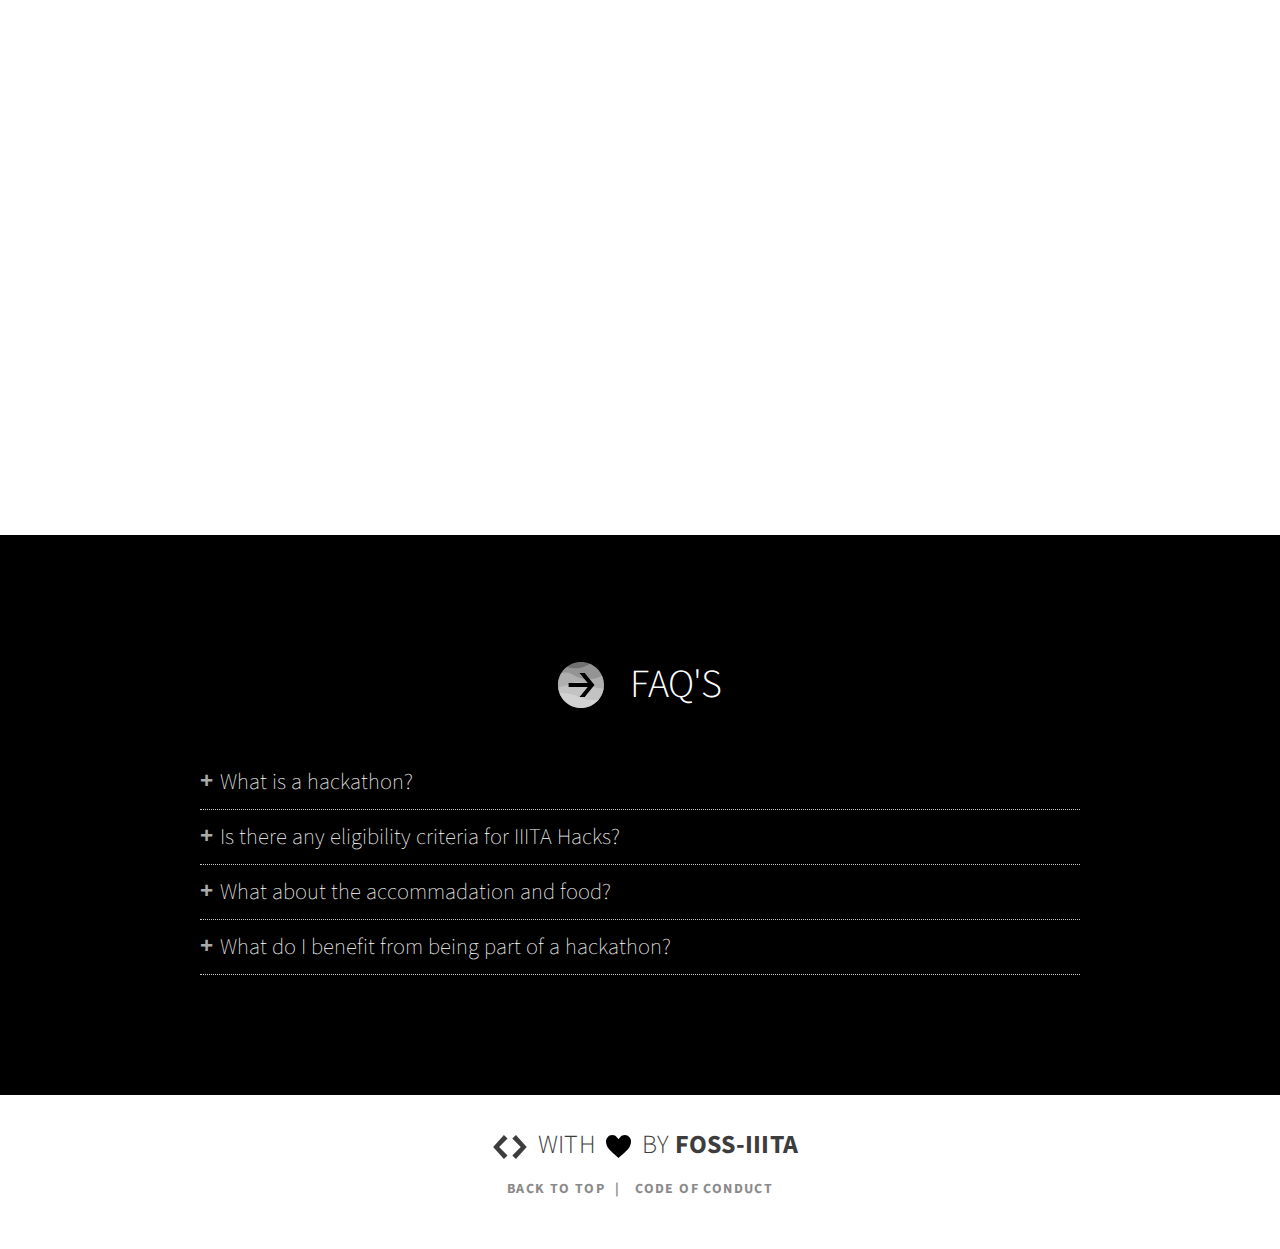
<file: 2017/index.html>
<!DOCTYPE html>
<html class="Page no-js is-loading">
<head>
  <meta charset="utf-8">
  <meta http-equiv="X-UA-Compatible" content="IE=edge">
  <meta name="description" content="">
  <meta name="viewport" content="width=device-width, initial-scale=1">    
  <meta property="og:title" content="IIITAHacks 2017">
  <meta property="og:description" content="17 hours of hacking in IIIT Allahabad">
  <meta property="og:type" content="website">
  <meta property="og:url" content="http://iiitahacks.github.io/">
  <meta property="og:image" content="https://github.com/iiitahacks/iiitahacks.github.io/blob/master/images/logo1.png?raw=true">
  <meta property="og:image:width" content="1200">
  <meta property="og:image:height" content="630">
  <link rel="icon" type="image/png" href="images/logo.png" />
  <title>IIITA-Hacks</title>
  <script>
      // The client supports JavaScript
      var el = document.documentElement
      el.className = el.className.replace('no-js', 'js')
      
    </script>
    <link rel="stylesheet" href="styles/main.css">
    <link rel="stylesheet" type="text/css" href="https://maxcdn.bootstrapcdn.com/font-awesome/4.7.0/css/font-awesome.min.css">
    <link rel="stylesheet" href="https://fonts.googleapis.com/css?family=Source+Sans+Pro:400,600,700">
  </head>
  <body class="Page-body">
    <header class="Header" data-header="data-header" data-sticky="data-sticky">
      <div class="Container Container--wide"><a href="index.html#intro">
        <h1 class="Header-title" style="color: white;"><span class="Text Text--logoSmall">IIITA-Hacks</span></h1></a>
      </div>
    </header>
    <nav class="Nav Load Load--fromTop Load--delay2" data-navigation="data-navigation" data-sticky="data-sticky">
      <div class="Nav-center">
      <a href="#about" title="About" class="Nav-item">About</a>
      <a href="#Perks" title="Perks" class="Nav-item">Perks</a>
      <a href="#schedule" title="Schedule" class="Nav-item">Schedule</a>
      <a href="#register" title="register" class="Nav-item">Register</a>
      <a href="#projects" title="Sponsors" class="Nav-item">Projects From 2016</a>
      <a href="#speakers" title="Speakers" class="Nav-item">Organisers</a>
      <!--a href="#experience" title="Experience" class="Nav-item">Contact us</a-->
      <a href="https://hackcodeofconduct.org/521-iiitahacks" title="Code of Conduct" class="Nav-item Nav-extra">Code of Conduct</a>
      <a href="#FAQ" title="FAQ" class="Nav-item Nav-extra">FAQ</a></div>
    </nav>
    <button data-nav-toggle="data-nav-toggle" data-sticky="data-sticky" title="Open Navigation" class="Burger">
      <div class="Burger-top"></div>
      <div class="Burger-mid"></div>
      <div class="Burger-bot"></div>
    </button>
    <section id="intro" data-animate class="Load Load--delay1 Section Section--gradient Section--fullheight">
      <div class="Center">
        <div class="Center-content"><img src="images/logo.png">
          <h2 class="Text Text--logo u-marginTop Load Load--delay3">IIITA-Hacks</h2>
          <div class="Container Container--narrow Load Load--delay4">
            <p class="Text Text--medium u-marginBottom u-marginTop">A 17 Hour mini hackathon to <strong>Collaborate</strong> and <strong>Build</strong> great softwares and apps,presented by GEEKHAVEN IIITA</p>
          </div>
         
        </div>
      </div>
      <footer class="Section-footer u-textCenter Load Load--fromBottom Load--delay6">
        <div class="Container Container--narrow Container--padded">
          <div class="Grid u-textCenter">
            <div class="Grid-cell u-sm-size1of2">
              <h3 class="Text Text--spaced">Where</h3>
              <p class="Text Text--medium">IIIT Allahabad</p>
            </div>
            <div class="Grid-cell u-sm-size1of2">
              <h3 class="Text Text--spaced">When</h3>
              <p class="Text Text--medium">October 28 & 29, 2017</p>
            </div>
          </div>
        </div>
      </footer>
    </section>
    <section id="about" class="Section Section--padded">
      <div class="Container">
       <font size = "30px" ><center>About</center></font>
       <p class="Text Text--large u-marginTop-x2" style="text-align: justify;">Hackathon is an event, typically lasting several days, in which a large number of people meet to engage in collaborative computer programming. The concept of the hackathon was born out of the open source community.</p>
       <p class="Text Text--large " style="text-align: justify;">This time on popular demand IIIT-A is organising a mini hacakthon for its students, a 20 hour long event. The hackathon would inspire you to imagine, design, code and create. So it time to show the magic in your fingers and create the project you have always thought of, or discussed with your friend on the late night intellectual tea breaks, or anything random which is too crazy to be ignored.</p>
       <div class="Grid">
        <div data-animate class="Grid-cell Stagger u-sm-size1of2"><i class="Icon Icon--block Icon--build"></i>
          <h3 class="Text Text--spaced u-underspaced">1. Build</h3>
          <p class="Text">
            How do you decide what to build and how to build it? Hear from experts on what happens before they start writing code.
            
          </p>
        </div>
        <div data-animate class="Grid-cell Stagger u-sm-size1of2"><i class="Icon Icon--block Icon--collab"></i>
          <h3 class="Text Text--spaced u-underspaced">2. Collaborate</h3>
          <p class="Text">
            Software takes a team. Learn how engineers work together to overcome technical challenges and efficiently build software.
            
          </p>
        </div>
      </div>
    </div>
  </section>
  <section id="Perks" class="Section Section--gradientFromBlack Section--padded">
    <div class="Container">
      <font size = "30px" ><center>Perks</center></font>
       <p class="Text Text--large  u-marginTop-x2" style="text-align: justify;">Amazing cash prizes,stickers and goodies are waiting for you.So get ready to <strong>Code</strong>,<strong>Build</strong> and <strong>Hack</strong> !</p>
       <font color="">
       <p class="Text Text--large  " style="text-align: justify;"><strong>Cash prizes</strong> for the winners are as follows :</p>
       <p class="Text Text--large  " style="text-align: left;">1. For the Winners : <strong>5000 INR</strong> </p>
       <p class="Text Text--large  " style="text-align: left;">2. For the 1st runner up : <strong>3000 INR</strong></p>
       <p class="Text Text--large  " style="text-align: left;">3. For the 2nd runner up : <strong>2000 INR</strong></p>
       <p class="Text Text--large  " style="text-align: justify;">Also <strong>Stickers</strong> and <strong>Certificates</strong> will be provided to all the participants of IIITA hacks.</p>


    </div>
  </section>
  <section id="schedule" class="Section Section--padded">
    <div class="Container Container">
      <h2 class="Text Text--heading u-marginBottom-x2"><i class="Icon Icon--schedule Icon--inline"></i>Schedule</h2>
      <div data-schedule class="Grid Schedule">
        <div class="Grid-cell u-sm-size1of3">
          <h3 class="Text Text--spaced u-underlined u-overlined u-offsetParent">Filter by checkpoints
            <button data-filter-reset class="Schedule-reset"><i class="Icon Icon--closeWhite"></i></button>
          </h3>
          <div class="Radio Radio--featured">
            <input id="filter-featured" type="checkbox" name="filter" value="featured" data-filter class="Radio-state">
            <label for="filter-featured" class="Radio-label Text Text--spaced">Registration</label>
          </div>
          <div class="Radio Radio--build">
            <input id="filter-build" type="checkbox" name="filter" value="build" data-filter class="Radio-state">
            <label for="filter-build" class="Radio-label Text Text--spaced">Breaks</label>
          </div>
          <div class="Radio Radio--collab">
            <input id="filter-collaboration" type="checkbox" name="filter" value="collaboration" data-filter class="Radio-state">
            <label for="filter-collaboration" class="Radio-label Text Text--spaced">Workshop</label>
          </div>
        </div>
        <div class="Grid-cell u-sm-size2of3">
          <div class="Schedule-day">
            <h3 data-dropdown data-dropdown-target="#day1" class="Text Text--spaced u-underlined u-overlined u-clickable u-offsetParent">October 28th<span class="Schedule-toggle"><i class="Caret"></i></span></h3>
            <ul id="day1" class="List Dropdown is-expanded">
              <div class="Dropdown-content">
                <li class="List-item Schedule-event Schedule-event--" data-event data-track="">
                  <div class="Grid Grid--collapsed">
                    <div class="Grid-cell u-size1of4 Text Schedule-eventTime"><i class="Schedule-mark"></i>22:00
                      <div class="Schedule-eventTimeEnd">-&nbsp;22:30
                      </div>
                    </div>
                    <div class="Grid-cell u-size3of4">
                      <p class="Text Schedule-title">Inaugration &amp; Briefing</p>
                    </div>
                  </div>
                  <div class="Schedule-eventDescription">
                    <p>A short Inaugration session followed by a briefing session on how this hackathon is going to be conducted.</p>
                  </div>
                </li>
                <li class="List-item Schedule-event Schedule-event--featured "  data-event data-track="featured">
                  <div class="Grid Grid--collapsed">
                    <div class="Grid-cell u-size1of4 Text Schedule-eventTime"><i class="Schedule-mark"></i>22:30
                      <div class="Schedule-eventTimeEnd">-&nbsp;23:00
                      </div>
                    </div>
                    <div class="Grid-cell u-size3of4">
                      <p class="Text Schedule-title">Registration</p>
                    </div>
                  </div>
                  <div class="Schedule-eventDescription">
                    <p>You can register your teams in this time slot.</p>
                  </div>
                </li>
               <li class="List-item Schedule-event Schedule-event--" data-event data-track="">
                  <div class="Grid Grid--collapsed">
                    <div class="Grid-cell u-size1of4 Text Schedule-eventTime"><i class="Schedule-mark"></i>23:00
                      <div class="Schedule-eventTimeEnd">
                      </div>
                    </div>
                    <div class="Grid-cell u-size3of4">
                      <p class="Text Schedule-title">Hacking Starts</p>
                    </div>
                  </div>
                  <div class="Schedule-eventDescription">
                    <p>Start building your softwares and apps ! </p>
                  </div>
                </li>
              </div>
            </ul>
          </div>
          <div class="Schedule-day">
            <h3 data-dropdown data-dropdown-target="#day2" class="Text Text--spaced u-underlined u-overlined u-clickable u-offsetParent">October 29th<span class="Schedule-toggle"><i class="Caret"></i></span></h3>
            <ul id="day2" class="List Dropdown">
              <div class="Dropdown-content">
           
                <li class="List-item Schedule-event Schedule-event--collaboration" data-event data-track="collaboration">
                  <div class="Grid Grid--collapsed">
                    <div class="Grid-cell u-size1of4 Text Schedule-eventTime"><i class="Schedule-mark"></i>1:00
                      <div class="Schedule-eventTimeEnd">-&nbsp;1:45
                      </div>
                    </div>
                    <div class="Grid-cell u-size3of4">
                      <p class="Text Schedule-title">Workshop</p>
                      
                      <p class="Text Schedule-speaker">Open Source Contribution by Google Summer of Code 2017 participants</p>
                    </div>
                  </div>
                </li>
                     <li class="List-item Schedule-event Schedule-event--build " data-event data-track="build">
                  <div class="Grid Grid--collapsed">
                    <div class="Grid-cell u-size1of4 Text Schedule-eventTime"><i class="Schedule-mark"></i>3:00
                      <div class="Schedule-eventTimeEnd">
                      </div>
                    </div>
                    <div class="Grid-cell u-size3of4">
                      <p class="Text Schedule-title">Snacks</p>
                    </div>
                  </div>
                </li>
                 <li class="List-item Schedule-event Schedule-event--build" data-event data-track="build">
                  <div class="Grid Grid--collapsed">
                    <div class="Grid-cell u-size1of4 Text Schedule-eventTime"><i class="Schedule-mark"></i>9:00
                      <div class="Schedule-eventTimeEnd">
                      </div>
                    </div>
                    <div class="Grid-cell u-size3of4">
                      <p class="Text Schedule-title">Breakfast</p>
                    </div>
                  </div>
                </li>
                
                <li class="List-item Schedule-event Schedule-event--" data-event data-track="">
                  <div class="Grid Grid--collapsed">
                    <div class="Grid-cell u-size1of4 Text Schedule-eventTime"><i class="Schedule-mark"></i>12:00
                      <div class="Schedule-eventTimeEnd">
                      </div>
                    </div>
                    <div class="Grid-cell u-size3of4">
                      <p class="Text Schedule-title">Goodies Distribution</p>
                    </div>
                  </div>
                </li>
                <li class="List-item Schedule-event Schedule-event--build" data-event data-track="build">
                  <div class="Grid Grid--collapsed">
                    <div class="Grid-cell u-size1of4 Text Schedule-eventTime"><i class="Schedule-mark"></i>13:00
                      <div class="Schedule-eventTimeEnd">
                      </div>
                    </div>
                    <div class="Grid-cell u-size3of4">
                      <p class="Text Schedule-title">Lunch Break</p>
                    </div>
                  </div>
                </li>
                <li class="List-item Schedule-event Schedule-event--" data-event data-track="">
                  <div class="Grid Grid--collapsed">
                    <div class="Grid-cell u-size1of4 Text Schedule-eventTime"><i class="Schedule-mark"></i>16:00
                      <div class="Schedule-eventTimeEnd">
                      </div>
                    </div>
                    <div class="Grid-cell u-size3of4">
                      <p class="Text Schedule-title">Coding ends</p>
                    </div>
                  </div>
                </li>
                <li class="List-item Schedule-event Schedule-event--" data-event data-track="">
                  <div class="Grid Grid--collapsed">
                    <div class="Grid-cell u-size1of4 Text Schedule-eventTime"><i class="Schedule-mark"></i>16:30
                      <div class="Schedule-eventTimeEnd">
                      </div>
                    </div>
                    <div class="Grid-cell u-size3of4">
                      <p class="Text Schedule-title">Presentation of project starts</p>
                    </div>
                  </div>
                </li>
                <li class="List-item Schedule-event Schedule-event--" data-event data-track="">
                  <div class="Grid Grid--collapsed">
                    <div class="Grid-cell u-size1of4 Text Schedule-eventTime"><i class="Schedule-mark"></i>18:30
                      <div class="Schedule-eventTimeEnd">
                      </div>
                    </div>
                    <div class="Grid-cell u-size3of4">
                      <p class="Text Schedule-title">IIITAHacks ends with prize distribution and photoshoot</p>
                    </div>
                  </div>
                </li>
              </div>
            </ul>
          </div>
          </div>
        </div>
      </div>
    </div>
  </section>
  <section id="register" class="Section Section--paper">
    
          <div class="Container">
       <font size = "30px" style="line-height: 1em;"><center >Project Submission For IIITA HACKS</center></font>
       <div id="container">
  <h1>&bull; Project Submission &bull;</h1>
  <div class="underline">
  </div>
  <div class="icon_wrapper" align="Center">
    <i class="fa fa-wpforms fa-5x" aria-hidden="true"></i>
  </div>
  <form action="https://docs.google.com/forms/u/1/d/e/1FAIpQLScxfCU1aeUat-hOUGyleZmxs9ZK6SwGeNcsIbsliRfTum0ibQ/formResponse" method="post" id="contact_form" name="">
    <div class="name">
      <label for="name"></label>
      <input type="text" placeholder="Team Name *" name="entry.1831605829" id="name_input" >
    </div>
    <div class="email">
      <label for="email"></label>
      <input type="text" placeholder="Project Name *" name="entry.1458454444" id="email_input" >
    </div>
    <div class="telephone">
      <input type="text" placeholder="Project GitHub Link *" name="entry.275751489" id="telephone_input" >
    </div>
    <div class="submit" align="Center">
      <input type="submit" value="Submit" id="form_button" />
    </div>
  </form><!-- // End form -->
  
</div><!-- // End #container -->
        </div>
  </section>
  <section id="projects" class="Section Section--gradientFromBlack Section--padded">
    <div class="Container">
      <font size = "30px" style="line-height: 1em;"><center><strong>PROJECTS FROM 2016</strong></center></font>
      <h2 class="Text Text--spaced u-underspaced u-marginTop-x2"><center>Top 3 projects</center></h2>
       <div data-profiles class="Grid">
        <div class="u-textCenter">
          <div data-profile data-animate class="Grid-cell Stagger u-size1of2 u-sm-size1of3 u-md-size1of4 Profile">
            <figure class="Profile-figure"><img src="images/projects/krayz.png" alt="krayz" class="Profile-img"></figure>
            <h3 class="Text Text--spacedSmall">Krayz</h3>
            <p class="Text Text--small">Winner</p>
            <p class="Text Text--small">Team:Krayz</p>
            <p class="u-textCenter u-underspaced u-marginTop-x2" style="white-space: normal;
"><a href="https://github.com/indreshattri/KrayZ" title="View all projects" class="Button">View source</a></p>
          </div>
          <div data-profile data-animate class="Grid-cell Stagger u-size1of2 u-sm-size1of3 u-md-size1of4 Profile">
            <figure class="Profile-figure"><img src="images/projects/notfound.png" alt="notfound" class="Profile-img"></figure>
            <h3 class="Text Text--spacedSmall">Simplify</h3>
            <p class="Text Text--small">1st runner up</p>
            <p class="Text Text--small">Team:the_winner_is</p>
            <p class="u-textCenter u-underspaced u-marginTop-x2" style="white-space: normal;
"><a href="https://github.com/adeora7/simplify" title="View all projects" class="Button">View source</a></p>
           
          </div>
          <div data-profile data-animate class="Grid-cell Stagger u-size1of2 u-sm-size1of3 u-md-size1of4 Profile">
            <figure class="Profile-figure"><img src="images/projects/Atom.gif" alt="atom" class="Profile-img"></figure>
            <h3 class="Text Text--spacedSmall">No-Distraction</h3>
            <p class="Text Text--small">2nd runner up</p>
            <p class="Text Text--small">Team:Vimjas</p>
            <p class="u-textCenter u-underspaced u-marginTop-x2" style="white-space: normal;
"><a href="https://github.com/dewana-dewan/IIITA-Hacks" title="View all projects" class="Button">View source</a></p>
          </div>
          </div>
          </div>
       <p class="u-textCenter u-underspaced u-marginTop-x2" style="white-space: normal;
"><a href="https://iiitahacks.github.io/2016/projects/index.html" title="View all projects" class="Button">View all projects</a></p>
    </div>
  </section>
  <section id="speakers" class="Section Section--paper">
    <div class="Container Container--wide">
    <font size = "30px" ><center><strong>Organizers</strong></center></font>
      <div class="u-textCenter">
        <h2 class="Text Text--spaced u-underspaced u-marginTop-x2">Head Organizers</h2>
      </div>
      <div data-profiles class="Grid">
        <div class="u-textCenter">
          <div data-profile data-animate class="Grid-cell Stagger u-size1of2 u-sm-size1of3 u-md-size1of4 Profile">
            <figure class="Profile-figure"><img src="images/team/faheem.jpg" alt="Chris Wanstrath" class="Profile-img"></figure>
            <h3 class="Text Text--spacedSmall">Faheem Zunjani</h3>
            <p class="Text Text--small"> +91-7828064086</p>
          </div>
          <div data-profile data-animate class="Grid-cell Stagger u-size1of2 u-sm-size1of3 u-md-size1of4 Profile">
            <figure class="Profile-figure"><img src="images/team/mubaris.jpg" alt="Nicole Sanchez" class="Profile-img"></figure>
            <h3 class="Text Text--spacedSmall">Mubaris NK</h3>
            <p class="Text Text--small">+91-9895503662</p>
           
         
          </div>
          </div>
      <div data-profiles class="Grid">
      <div class="u-textCenter">
        <h2 class="Text Text--spaced u-underspaced u-marginTop-x2">Team</h2>
      </div>
        <div class="u-textCenter">
          <div data-profile data-animate class="Grid-cell Stagger u-size1of2 u-sm-size1of3 u-md-size1of4 Profile">
            <figure class="Profile-figure"><img src="images/team/dagar.jpg" alt="Chris Wanstrath" class="Profile-img"></figure>
            <h3 class="Text Text--spacedSmall">Anupam Dagar</h3>
            <p class="Text Text--small">Logistics</p>
          </div>
          <div data-profile data-animate class="Grid-cell Stagger u-size1of2 u-sm-size1of3 u-md-size1of4 Profile">
            <figure class="Profile-figure"><img src="images/team/aswin.jpg" alt="Nicole Sanchez" class="Profile-img"></figure>
            <h3 class="Text Text--spacedSmall">Aswin VB</h3>
            <p class="Text Text--small">Food Management</p>
           
         
          </div>
          <div data-profile data-animate class="Grid-cell Stagger u-size1of2 u-sm-size1of3 u-md-size1of4 Profile">
            <figure class="Profile-figure"><img src="images/team/aswanth.jpg" alt="Marco Annunziata" class="Profile-img"></figure>
            <h3 class="Text Text--spacedSmall">Aswanth K</h3>
            <p class="Text Text--small">Logistics</p>
            
          </div>
          <div data-profile data-animate class="Grid-cell Stagger u-size1of2 u-sm-size1of3 u-md-size1of4 Profile">
            <figure class="Profile-figure"><img src="images/team/aditya.jpg" alt="Tiffani Ashley Bell" class="Profile-img"></figure>
            <h3 class="Text Text--spacedSmall">Aditya Goel</h3>
            <p class="Text Text--small">Food Management</p>
            
          </div>
          <div data-profile data-animate class="Grid-cell Stagger u-size1of2 u-sm-size1of3 u-md-size1of4 Profile">
            <figure class="Profile-figure"><img src="images/team/sai.jpg" alt="Kellan Elliott-McCrea" class="Profile-img"></figure>
            <h3 class="Text Text--spacedSmall">Saicharan Reddy</h3>
            <p class="Text Text--small">Committee</p>
           
          </div>
          <div data-profile data-animate class="Grid-cell Stagger u-size1of2 u-sm-size1of3 u-md-size1of4 Profile">
            <figure class="Profile-figure"><img src="images/team/pradeep.jpg" alt="Dr. Michael B. Johnson" class="Profile-img"></figure>
            <h3 class="Text Text--spacedSmall">Pradeep Gangwar</h3>
            <p class="Text Text--small">Registration</p>
            
          </div>
          <div data-profile data-animate class="Grid-cell Stagger u-size1of2 u-sm-size1of3 u-md-size1of4 Profile">
            <figure class="Profile-figure"><img src="images/team/shreyansh.jpg" alt="Dr. Yvonne Pendleton" class="Profile-img"></figure>
            <h3 class="Text Text--spacedSmall">Shreyansh Dwivedi</h3>
            <p class="Text Text--small">Event Management</p>
           
          </div>
          <div data-profile data-animate class="Grid-cell Stagger u-size1of2 u-sm-size1of3 u-md-size1of4 Profile">
            <figure class="Profile-figure"><img src="images/team/acharya.jpg" alt="Marianna Tessel" class="Profile-img"></figure>
            <h3 class="Text Text--spacedSmall">Abhishek Acharya</h3>
            <p class="Text Text--small">Registration</p>
            
          </div>
          <div data-profile data-animate class="Grid-cell Stagger u-size1of2 u-sm-size1of3 u-md-size1of4 Profile">
            <figure class="Profile-figure"><img src="images/team/akansha.jpg" alt="Marianna Tessel" class="Profile-img"></figure>
            <h3 class="Text Text--spacedSmall">Akansha Kumari</h3>
            <p class="Text Text--small">Registration</p>
            
          </div>
          <div data-profile data-animate class="Grid-cell Stagger u-size1of2 u-sm-size1of3 u-md-size1of4 Profile">
            <figure class="Profile-figure"><img src="images/team/gaurav.jpg" alt="Marianna Tessel" class="Profile-img"></figure>
            <h3 class="Text Text--spacedSmall">Gaurav Tiwari</h3>
            <p class="Text Text--small">Event Management</p>
            
          </div>
          <div data-profile data-animate class="Grid-cell Stagger u-size1of2 u-sm-size1of3 u-md-size1of4 Profile">
            <figure class="Profile-figure"><img src="images/team/vinit.jpg" alt="Marianna Tessel" class="Profile-img"></figure>
            <h3 class="Text Text--spacedSmall">Vinit Mankar</h3>
            <p class="Text Text--small">Creatives</p>
            
          </div>
          <div data-profile data-animate class="Grid-cell Stagger u-size1of2 u-sm-size1of3 u-md-size1of4 Profile">
            <figure class="Profile-figure"><img src="images/team/shashank.jpg" alt="Marianna Tessel" class="Profile-img"></figure>
            <h3 class="Text Text--spacedSmall">Sashank Mishra</h3>
            <p class="Text Text--small">Event Management</p>
            
          </div>
          <div data-profile data-animate class="Grid-cell Stagger u-size1of2 u-sm-size1of3 u-md-size1of4 Profile">
            <figure class="Profile-figure"><img src="images/team/aditi.jpg" alt="Marianna Tessel" class="Profile-img"></figure>
            <h3 class="Text Text--spacedSmall">Aditi Bansal</h3>
            <p class="Text Text--small">Branding</p>
            
          </div>
          <div data-profile data-animate class="Grid-cell Stagger u-size1of2 u-sm-size1of3 u-md-size1of4 Profile">
            <figure class="Profile-figure"><img src="images/team/parth.jpg" alt="Marianna Tessel" class="Profile-img"></figure>
            <h3 class="Text Text--spacedSmall">Parth Agarwal</h3>
            <p class="Text Text--small">Food Management</p>
            
          </div>
          <div data-profile data-animate class="Grid-cell Stagger u-size1of2 u-sm-size1of3 u-md-size1of4 Profile">
            <figure class="Profile-figure"><img src="images/team/bhanu.jpg" alt="Marianna Tessel" class="Profile-img"></figure>
            <h3 class="Text Text--spacedSmall">Bhanu Bhandari</h3>
            <p class="Text Text--small">Event Management</p>
            
          </div>
          <div data-profile data-animate class="Grid-cell Stagger u-size1of2 u-sm-size1of3 u-md-size1of4 Profile">
            <figure class="Profile-figure"><img src="images/team/jayanth.jpg" alt="Marianna Tessel" class="Profile-img"></figure>
            <h3 class="Text Text--spacedSmall">Jayanth Noonnety</h3>
            <p class="Text Text--small">Logistics</p>
            
          </div>

        </div><br class="Text Text--large u-marginTop-2x">
        
        
      </div>
    </div>
  </section>
  <section id="FAQ" class="Section Section--padded">
    <style type="text/css">
    .faq-header{
      font-size: 2em;
      border-bottom: 1px dotted #ccc;
      padding: 1em 0;
    }
    .faq-c {
      border-bottom: 1px dotted #ccc;
      padding: 1em 0;
    }
    .faq-t {
      line-height: 1em;
      color: #aaa; 
      font-family: sans-serif; 
      float:left; 
      font-weight: 700; 
      padding-right: 0.3em; 
      -webkit-transition: all 200ms;
      -moz-transition: all 200ms;
      transition: all 200ms;
    }
    .faq-o {
      transform: rotate(-45deg);
      transform-origin: 50% 50%;
      -ms-transform: rotate(-45deg);
      -ms-transform-origin: 50% 50%;
      -webkit-transform: rotate(-45deg);
      -webkit-transform-origin: 50% 50%;
      -webkit-transition: all 200ms;
      -moz-transition: all 200ms;
      transition: all 200ms;
    }
    .faq-q {
      cursor: pointer;
      font-size: 1.5em;
      font-weight: 100;
    }
    .faq-a {
      clear: both;
      color: #666;
      display: none;
      padding-left: 1.5em;
    }
  </style>
  
  <div class="Container">
    <h2 class="Text Text--heading u-marginBottom"><i class="Icon Icon--arrow Icon--inline"></i>FAQ's</h2>
    <div class="faq-c">
      <div class="faq-q"><span class="faq-t">+</span>What is a hackathon?</div>
      <div class="faq-a">
        <p>A hackathon is a design sprint-like event in which computer programmers and others involved in software development, including graphic designers, interface designers, project managers, and others, often including subject-matter-experts, collaborate intensively on software projects.</p>
      </div>
    </div>

    <div class="faq-c">
      <div class="faq-q"><span class="faq-t">+</span>Is there any eligibility criteria for IIITA Hacks?</div>
      <div class="faq-a">
        <p>If you are a college student and have the passion for building something productive out of technology,you're good to go!</p>
      </div>
    </div>

    <div class="faq-c">
      <div class="faq-q"><span class="faq-t">+</span>What about the accommadation and food?</div>
      <div class="faq-a">
        <p>We will be providing you with mattresses at the venue of the hackathon and the food provision is on us.</p>
      </div>
    </div>
 <div class="faq-c">
      <div class="faq-q"><span class="faq-t">+</span>What do I benefit from being part of a hackathon?</div>
      <div class="faq-a">
        <p>You get to learn new skills on-the-go,learn to debug errors efficiently,learn how to coordinate among a team and gain inspiration and ideas from other projects.</p>
      </div>
    </div>
  </div>
</section>

<footer class="Section Section--paper Footer">
  <div class="Container u-textCenter">
    <h2 class="Text Text--medium Footer-credit"><i class="u-marginSides Icon Icon--made">Made</i>with<i class="u-marginSides Icon Icon--heart">love</i>by <strong>FOSS-IIITA</strong></h2>
    <p class="Text Text--spacedMedium u-marginTop u-marginBottom Footer-actions">
    <a href="index.html#intro" class="Footer-toTop Footer-link">Back to top</a>
    <a href="ttps://hackcodeofconduct.org/521-iiitahacks" class="Footer-link">Code of Conduct</a>
    </p>
  </div>
</footer>
<div class="ModalContainer Center Center--fixed">
  <div data-modal class="Modal Center-content">
    <button data-modal-close class="Modal-close"><span class="Icon Icon--close">Close Modal</span></button>
    <button data-modal-prev class="Modal-prev"><span class="Icon Icon--prev">View Previous Profile</span></button>
    <button data-modal-next class="Modal-next"><span class="Icon Icon--next">View Next Profile</span></button>
    <div data-modal-content class="Modal-content"></div>
  </div>
</div>
<script src="scripts/app.js" async></script><script src="https://platform.twitter.com/oct.js" type="text/javascript"></script>
<script type="text/javascript">twttr.conversion.trackPid('l6p7g', { tw_sale_amount: 0, tw_order_quantity: 0 });</script>
<script src='https://cdnjs.cloudflare.com/ajax/libs/jquery/2.1.3/jquery.min.js'></script>
<script>
    jQuery(window).load(function(){
        jQuery(".hameid-loader-overlay").fadeOut(500);
    });
</script>
<script type="text/javascript">
  $(".faq-q").click( function () {
    var container = $(this).parents(".faq-c");
    var answer = container.find(".faq-a");
    var trigger = container.find(".faq-t");
    
    answer.slideToggle(200);
    
    if (trigger.hasClass("faq-o")) {
      trigger.removeClass("faq-o");
    }
    else {
      trigger.addClass("faq-o");
    }
  });
</script>
<script type="text/javascript">
  $('a[href*="#"]')
  .not('[href="#"]')
  .not('[href="#0"]')
  .click(function(event) {
    if (
      location.pathname.replace(/^\//, '') == this.pathname.replace(/^\//, '') 
      && 
      location.hostname == this.hostname
      ) {
      var target = $(this.hash);
    target = target.length ? target : $('[name=' + this.hash.slice(1) + ']');
    if (target.length) {
      event.preventDefault();
      $('html, body').animate({
        scrollTop: target.offset().top
      }, 1000, function() {
        var $target = $(target);
        $target.focus();
        if ($target.is(":focus")) { 
          return false;
        } else {
          $target.attr('tabindex','-1');
          $target.focus();
        };
      });
    }
  }
});
</script>
<script type="text/javascript" src="scripts/jquery.validate.min.js"></script>
<script type="text/javascript" src="scripts/validation.js"></script>
<noscript>
  <img height="1" width="1" style="display:none;" alt="" src="https://analytics.twitter.com/i/adsct?txn_id=l6p7g&p_id=Twitter&tw_sale_amount=0&tw_order_quantity=0" />
  <img height="1" width="1" style="display:none;" alt="" src="https://t.co/i/adsct?txn_id=l6p7g&amp;p_id=Twitter&amp;tw_sale_amount=0&amp;tw_order_quantity=0" />
</noscript>

</body>
</html>
</file>
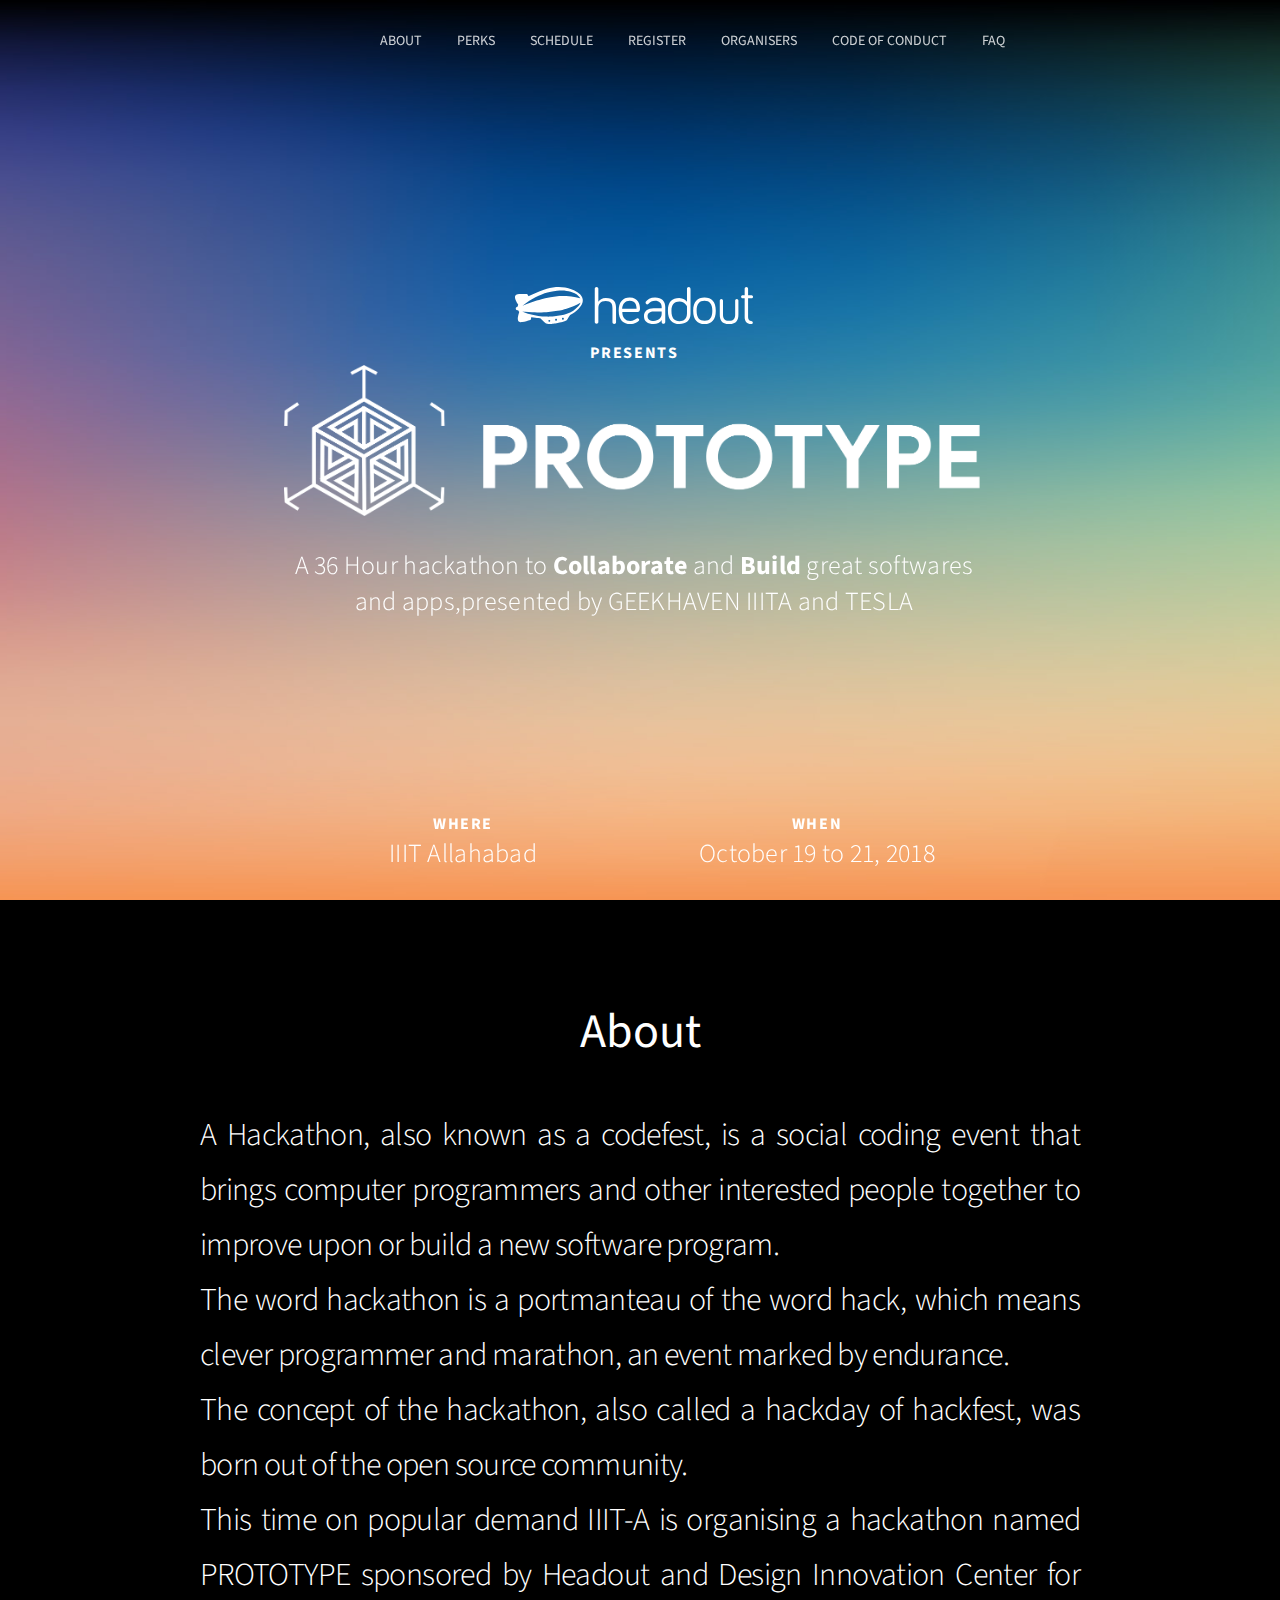
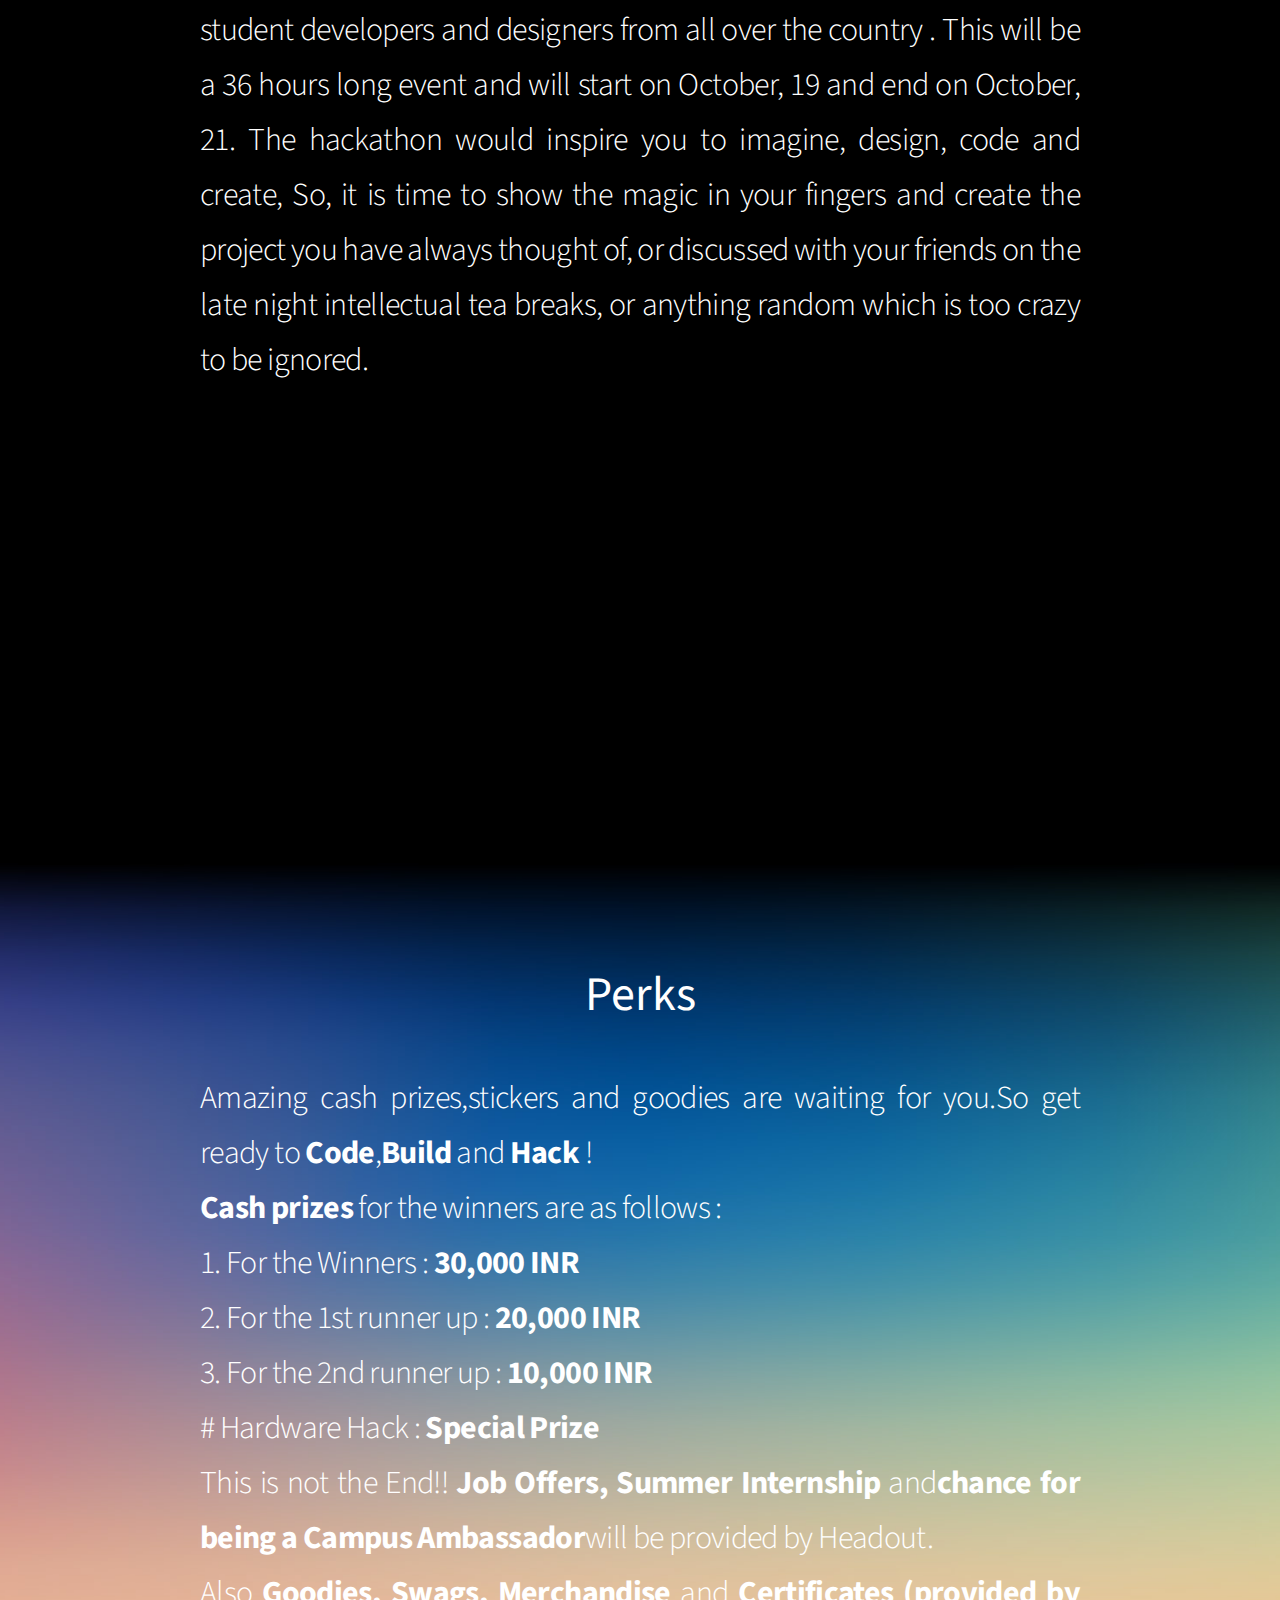
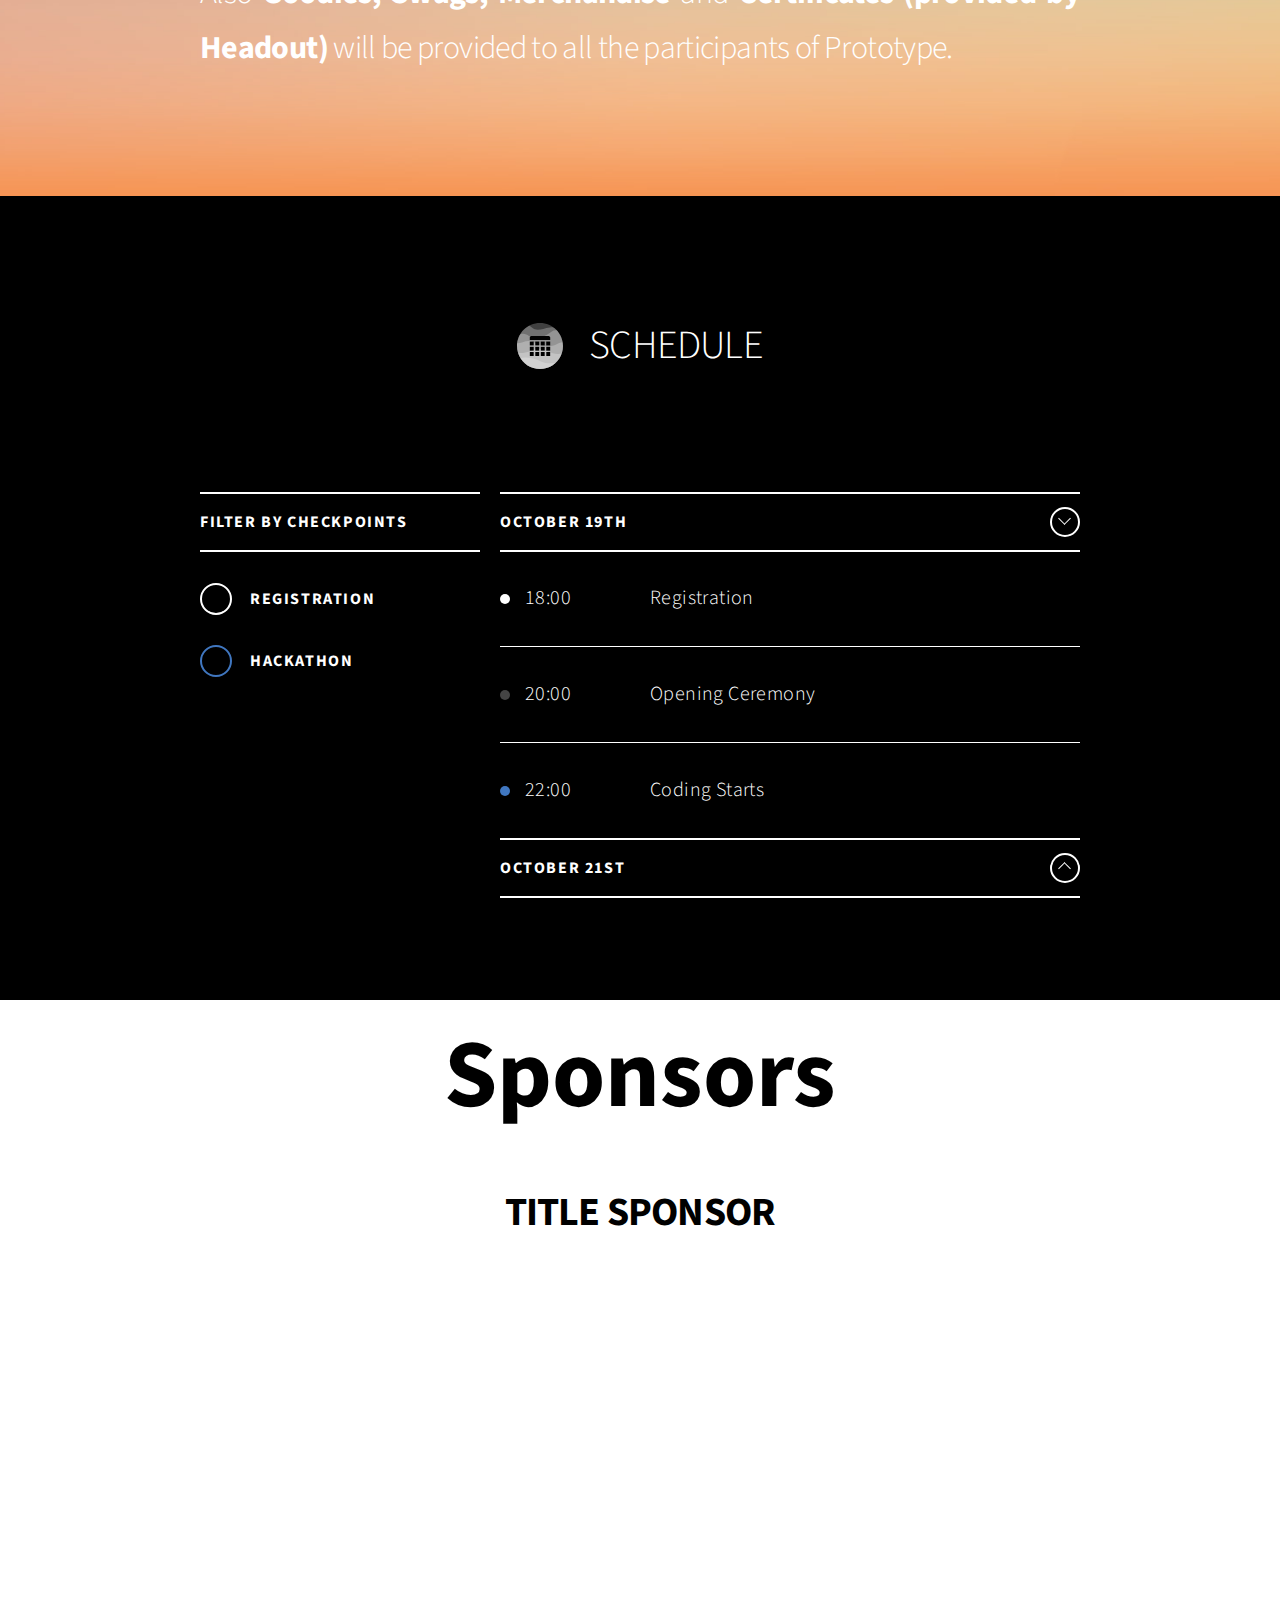
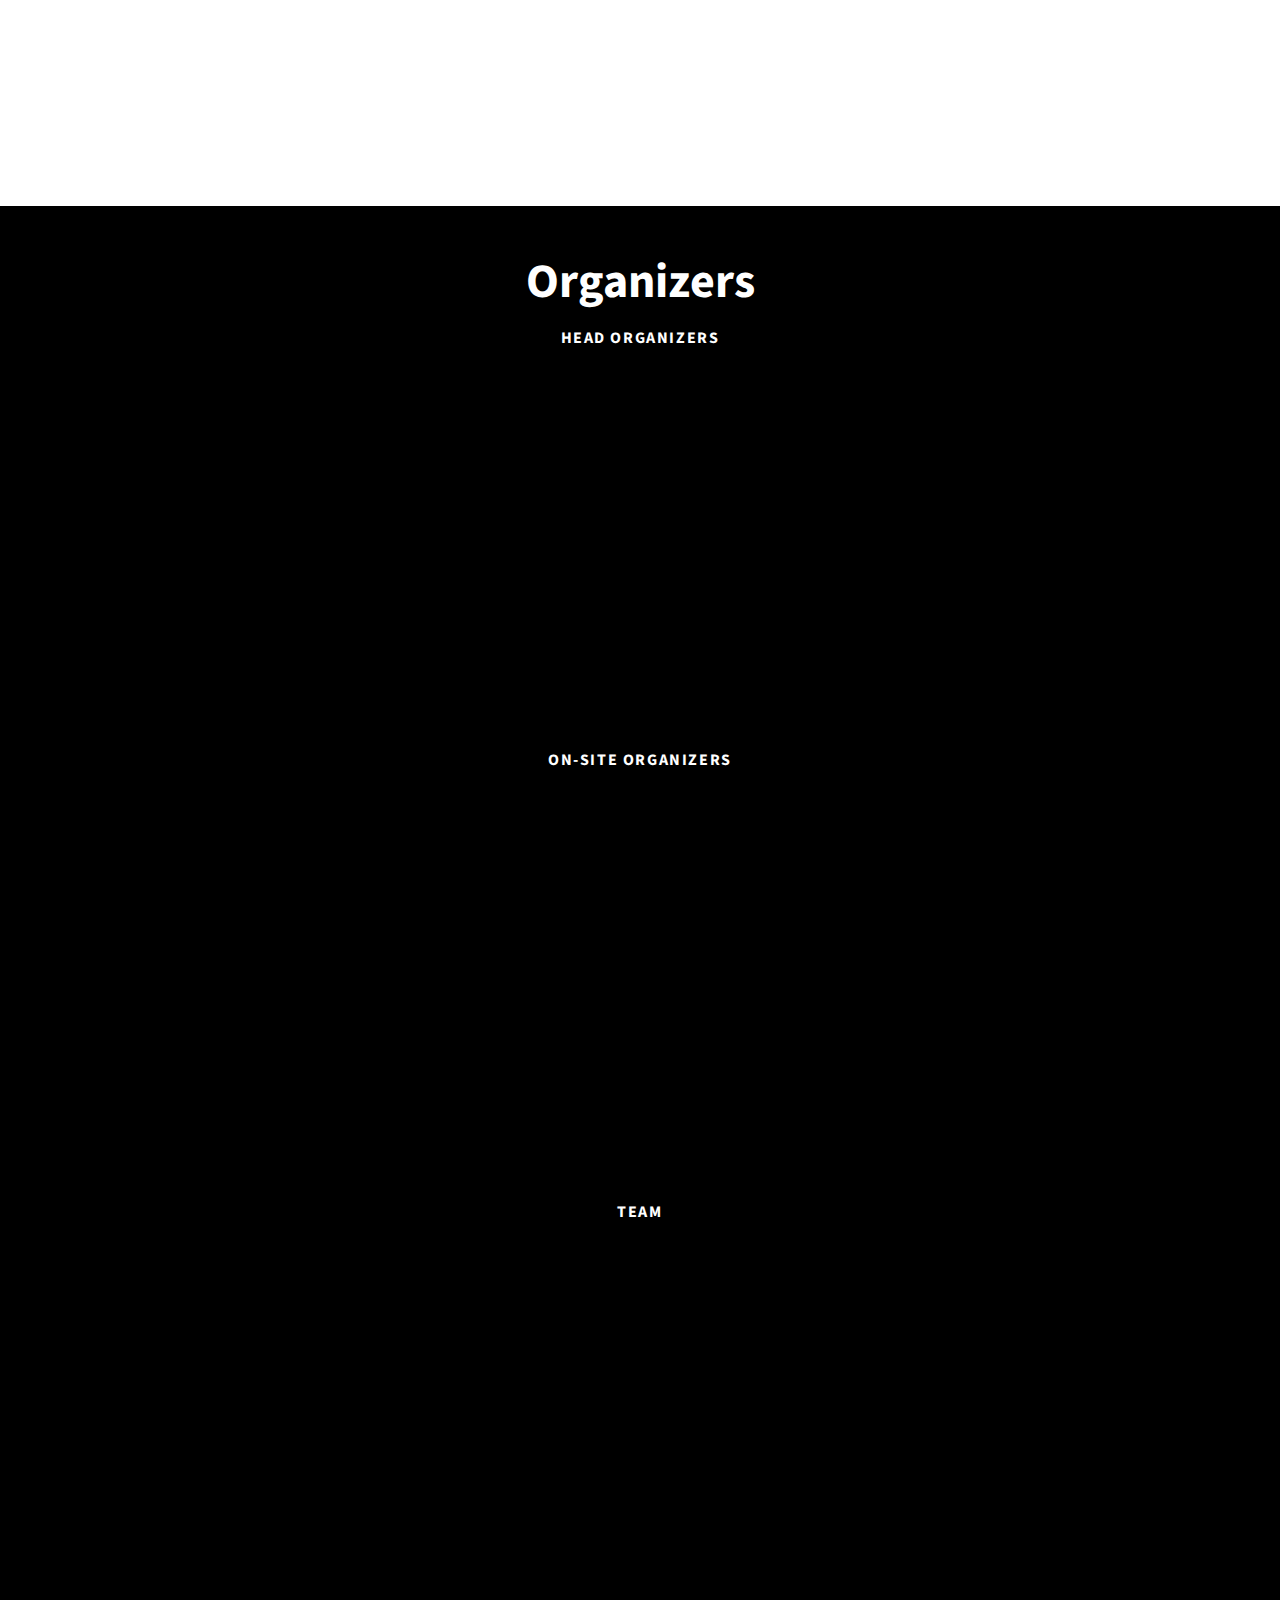
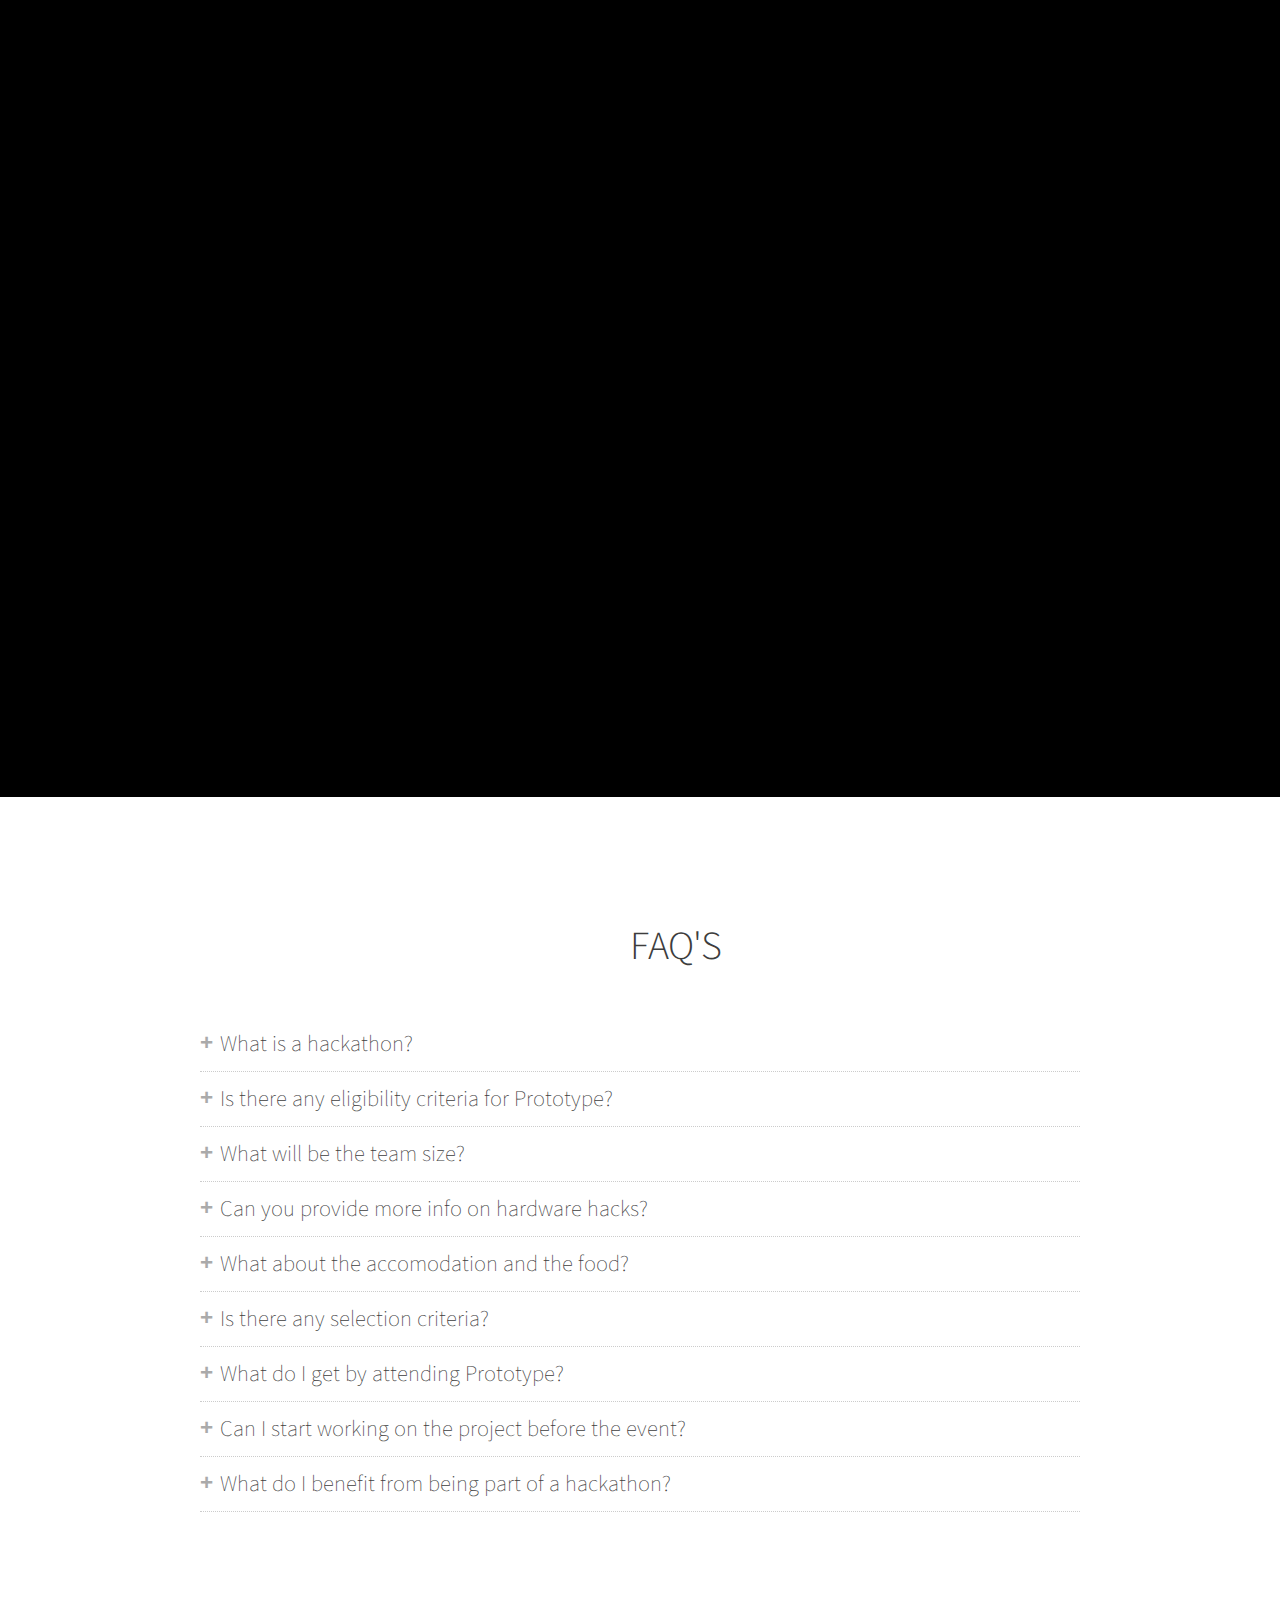
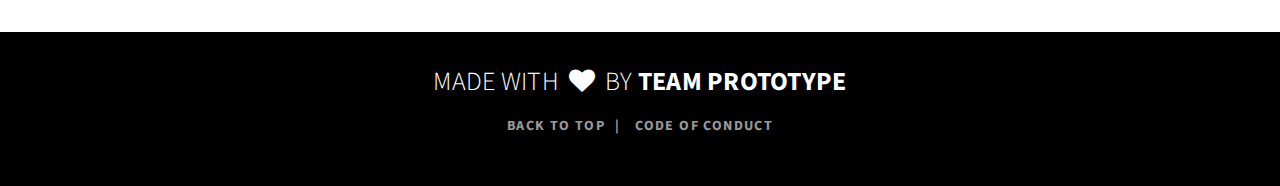
<file: 2018/index.html>
<!DOCTYPE html>
<html class="Page no-js is-loading">

<head>
  <meta charset="utf-8">
  <meta http-equiv="X-UA-Compatible" content="IE=edge">
  <meta name="description" content="">
  <meta name="viewport" content="width=device-width, initial-scale=1">
  <meta property="og:title" content="Prototype IIIT Allahabad">
  <meta property="og:description" content="36 hours of hacking in IIIT Allahabad">
  <meta property="og:type" content="website">
  <meta property="og:url" content="https://prototypeiiita.github.io/">
  <meta property="og:image" content="https://github.com/prototype/prototype.github.io/blob/master/images/logo1.png?raw=true">
  <meta property="og:image:width" content="1200">
  <meta property="og:image:height" content="630">
  <link rel="icon" type="image/png" href="images/logo_pro.png" />
  <title>Prototype IIIT Allahabad</title>
  <script>
    // The client supports JavaScript
    var el = document.documentElement
    el.className = el.className.replace('no-js', 'js')

  </script>
  <link rel="stylesheet" href="styles/main.css">
  <link rel="stylesheet" type="text/css" href="https://maxcdn.bootstrapcdn.com/font-awesome/4.7.0/css/font-awesome.min.css">
  <link rel="stylesheet" href="https://fonts.googleapis.com/css?family=Source+Sans+Pro:400,600,700">
</head>

<body class="Page-body">
  <header class="Header" data-header="data-header" data-sticky="data-sticky">
    <div class="Container Container--wide"><a href="index.html#intro">
        <h1 class="Header-title" style="color: white;"><span class="Text Text--logoSmall">PROTOTYPE</span></h1>
      </a>
    </div>
  </header>
  <nav class="Nav Load Load--fromTop Load--delay2" data-navigation="data-navigation" data-sticky="data-sticky">
    <div class="Nav-center">
      <a href="#about" title="About" class="Nav-item">About</a>
      <a href="#Perks" title="Perks" class="Nav-item">Perks</a>
      <a href="#schedule" title="Schedule" class="Nav-item">Schedule</a>
      <a href="#register" title="register" class="Nav-item">Register</a>
      <a href="#speakers" title="Speakers" class="Nav-item">Organisers</a>
      <!--a href="#experience" title="Experience" class="Nav-item">Contact us</a-->
      <a href="https://hackcodeofconduct.org/768-prototype" title="Code of Conduct" class="Nav-item Nav-extra">Code of
        Conduct</a>
      <a href="#FAQ" title="FAQ" class="Nav-item Nav-extra">FAQ</a></div>
  </nav>
  <button data-nav-toggle="data-nav-toggle" data-sticky="data-sticky" title="Open Navigation" class="Burger">
    <div class="Burger-top"></div>
    <div class="Burger-mid"></div>
    <div class="Burger-bot"></div>
  </button>
  <section id="intro" data-animate class="Load Load--delay1 Section Section--gradient Section--fullheight">
    <div class="Center">
      <div class="Center-content">
        <a href="https://www.headout.com/careers">
          <img src="images/sponsors/Headout New Logo_Horizontal White.svg" class="u-size1of2 u-sm-size1of3 u-md-size1of4">
        </a>
        <h5 class="Text Text--spaced" style="margin-top: 0.5em">PRESENTS</h5>
        <h2 class="Text Text--logo Load Load--delay3"><img src="images/prototypelogo.png" class="u-size2of2 u-sm-size2of2 u-md-size2of2"
            style="max-width:700px;"></h2>
        <div class="Container Container--narrow Load Load--delay4">
          <p class="Text Text--medium u-marginBottom u-marginTop">A 36 Hour hackathon to <strong>Collaborate</strong>
            and <strong>Build</strong> great softwares and apps,presented by GEEKHAVEN IIITA and TESLA</p>
        </div>

      </div>
    </div>
    <footer class="Section-footer u-textCenter Load Load--fromBottom Load--delay6">
      <div class="Container Container--narrow Container--padded">
        <div class="Grid u-textCenter">
          <div class="Grid-cell u-sm-size1of2">
            <h3 class="Text Text--spaced">Where</h3>
            <p class="Text Text--medium">IIIT Allahabad</p>
          </div>
          <div class="Grid-cell u-sm-size1of2">
            <h3 class="Text Text--spaced">When</h3>
            <p class="Text Text--medium">October 19 to 21, 2018</p>
          </div>
        </div>
      </div>
    </footer>
  </section>
  <section id="about" class="Section Section--padded">
    <div class="Container">
      <font size="30px">
        <center>About</center>
      </font>
      <p class="Text Text--large u-marginTop-x2" style="text-align: justify;">A Hackathon, also known as a codefest, is
        a social coding event that brings computer programmers and other interested people together to improve upon or
        build a new software program. </p>
      <p class="Text Text--large" style="text-align: justify;">The word hackathon is a portmanteau of the word hack,
        which means clever programmer and marathon, an event marked by endurance.</p>
      <p class="Text Text--large" style="text-align: justify;">The concept of the hackathon, also called a hackday of
        hackfest, was born out of the open source community.</p>
      <p class="Text Text--large " style="text-align: justify;">This time on popular demand IIIT-A is organising a
        hackathon named PROTOTYPE sponsored by Headout and Design Innovation Center for student developers and
        designers from all over the country . This will be a 36 hours long event and will start on October, 19 and end
        on October, 21. The hackathon would inspire you to imagine, design, code and create, So, it is time to show the
        magic in your fingers and create the project you have always thought of, or discussed with your friends on the
        late night intellectual tea breaks, or anything random which is too crazy to be ignored.</p>
      <div class="Grid">
        <div data-animate class="Grid-cell Stagger u-sm-size1of2"><i class="Icon Icon--block Icon--build"></i>
          <h3 class="Text Text--spaced u-underspaced">1. Build</h3>
          <p class="Text">
            How do you decide what to build and how to build it? Hear from experts on what happens before they start
            writing code.

          </p>
        </div>
        <div data-animate class="Grid-cell Stagger u-sm-size1of2"><i class="Icon Icon--block Icon--collab"></i>
          <h3 class="Text Text--spaced u-underspaced">2. Collaborate</h3>
          <p class="Text">
            Software takes a team. Learn how engineers work together to overcome technical challenges and efficiently
            build software.

          </p>
        </div>
      </div>
    </div>
  </section>
  <section id="Perks" class="Section Section--gradientFromBlack Section--padded">
    <div class="Container">
      <font size="30px">
        <center>Perks</center>
      </font>
      <p class="Text Text--large  u-marginTop-x2" style="text-align: justify;">Amazing cash prizes,stickers and goodies
        are waiting for you.So get ready to <strong>Code</strong>,<strong>Build</strong> and <strong>Hack</strong> !</p>
      <font color="">
        <p class="Text Text--large  " style="text-align: justify;"><strong>Cash prizes</strong> for the winners are as
          follows :</p>

        <p class="Text Text--large  " style="text-align: left;">1. For the Winners : <strong>30,000 INR</strong> </p>
        <p class="Text Text--large  " style="text-align: left;">2. For the 1st runner up : <strong>20,000 INR</strong></p>
        <p class="Text Text--large  " style="text-align: left;">3. For the 2nd runner up : <strong>10,000 INR</strong></p>
        <p class="Text Text--large  " style="text-align: left;"># Hardware Hack : <strong>Special Prize</strong></p>
        <p class="Text Text--large  " style="text-align: justify;">This is not the End!! <strong>Job Offers,</strong><strong>
            Summer Internship </strong>and<strong>chance for being a Campus Ambassador</strong>will be provided by
          Headout.</p>
        <p class="Text Text--large  " style="text-align: justify;">Also <strong>Goodies</strong><strong>, Swags,
            Merchandise</strong> and <strong>Certificates (provided by Headout)</strong> will be provided to all the
          participants of Prototype.</p>

    </div>
  </section>
  <section id="schedule" class="Section Section--padded">
    <div class="Container Container">
      <h2 class="Text Text--heading u-marginBottom-x2"><i class="Icon Icon--schedule Icon--inline"></i>Schedule</h2>
      <div data-schedule class="Grid Schedule">
        <div class="Grid-cell u-sm-size1of3">
          <h3 class="Text Text--spaced u-underlined u-overlined u-offsetParent">Filter by checkpoints
            <button data-filter-reset class="Schedule-reset"><i class="Icon Icon--closeWhite"></i></button>
          </h3>
          <div class="Radio Radio--featured">
            <input id="filter-featured" type="checkbox" name="filter" value="featured" data-filter class="Radio-state">
            <label for="filter-featured" class="Radio-label Text Text--spaced">Registration</label>
          </div>
          <div class="Radio Radio--build">
            <input id="filter-build" type="checkbox" name="filter" value="build" data-filter class="Radio-state">
            <label for="filter-build" class="Radio-label Text Text--spaced">Hackathon</label>
          </div>

        </div>
        <div class="Grid-cell u-sm-size2of3">
          <div class="Schedule-day">
            <h3 data-dropdown data-dropdown-target="#day1" class="Text Text--spaced u-underlined u-overlined u-clickable u-offsetParent">October
              19th<span class="Schedule-toggle"><i class="Caret"></i></span></h3>
            <ul id="day1" class="List Dropdown is-expanded">
              <div class="Dropdown-content">
                <li class="List-item Schedule-event Schedule-event--featured " data-event data-track="featured">
                  <div class="Grid Grid--collapsed">
                    <div class="Grid-cell u-size1of4 Text Schedule-eventTime"><i class="Schedule-mark"></i>18:00
                      <div class="Schedule-eventTimeEnd">-&nbsp;20:00
                      </div>
                    </div>
                    <div class="Grid-cell u-size3of4">
                      <p class="Text Schedule-title">Registration</p>
                    </div>
                  </div>
                  <div class="Schedule-eventDescription">
                    <p>You can register your teams in this time slot.</p>

                  </div>
                </li>
                <li class="List-item Schedule-event Schedule-event--" data-event data-track="">
                  <div class="Grid Grid--collapsed">
                    <div class="Grid-cell u-size1of4 Text Schedule-eventTime"><i class="Schedule-mark"></i>20:00
                      <div class="Schedule-eventTimeEnd">-&nbsp;22:00
                      </div>
                    </div>
                    <div class="Grid-cell u-size3of4">
                      <p class="Text Schedule-title">Opening Ceremony</p>
                    </div>
                  </div>
                  <div class="Schedule-eventDescription">
                    <p>A short Inaugration session & head out Guest Talks followed by a briefing session on how this
                      hackathon is going to be conducted.</p>
                  </div>

                </li>
                <li class="List-item Schedule-event Schedule-event--build " data-event data-track="build">
                  <div class="Grid Grid--collapsed">
                    <div class="Grid-cell u-size1of4 Text Schedule-eventTime"><i class="Schedule-mark"></i>22:00
                      <div class="Schedule-eventTimeEnd">
                      </div>
                    </div>
                    <div class="Grid-cell u-size3of4">
                      <p class="Text Schedule-title">Coding Starts</p>
                    </div>
                  </div>
                  <div class="Schedule-eventDescription">
                    <p>Start building your softwares and apps ! </p>
                  </div>
                </li>

              </div>
            </ul>
          </div>
          <div class="Schedule-day">
            <h3 data-dropdown data-dropdown-target="#day2" class="Text Text--spaced u-underlined u-overlined u-clickable u-offsetParent">October
              21st<span class="Schedule-toggle"><i class="Caret"></i></span></h3>
            <ul id="day2" class="List Dropdown">
              <div class="Dropdown-content">

                <li class="List-item Schedule-event Schedule-event--build" data-event data-track="build">
                  <div class="Grid Grid--collapsed">
                    <div class="Grid-cell u-size1of4 Text Schedule-eventTime"><i class="Schedule-mark"></i>8:00
                      <div class="Schedule-eventTimeEnd">-&nbsp;10:00
                      </div>
                    </div>
                    <div class="Grid-cell u-size3of4">
                      <p class="Text Schedule-title">Final Evaluation Starts</p>
                    </div>
                  </div>
                </li>
                <li class="List-item Schedule-event Schedule-event--build " data-event data-track="build">
                  <div class="Grid Grid--collapsed">
                    <div class="Grid-cell u-size1of4 Text Schedule-eventTime"><i class="Schedule-mark"></i>10:00
                      <div class="Schedule-eventTimeEnd">11:30
                      </div>
                    </div>
                    <div class="Grid-cell u-size3of4">
                      <p class="Text Schedule-title">Final Evaluation Ends</p>
                    </div>
                  </div>
                  <div class="Schedule-eventDescription">
                    <p>Coding Stops and Final Evaluation Ends Parallely / Declare Shortlists and Start Polishing Your
                      Presentation</p>
                  </div>
                </li>
                <li class="List-item Schedule-event Schedule-event--build" data-event data-track="build">
                  <div class="Grid Grid--collapsed">
                    <div class="Grid-cell u-size1of4 Text Schedule-eventTime"><i class="Schedule-mark"></i>11:30
                      <div class="Schedule-eventTimeEnd">
                      </div>
                    </div>
                    <div class="Grid-cell u-size3of4">
                      <p class="Text Schedule-title">Presentation starts</p>
                    </div>
                  </div>
                  <div class="Schedule-eventDescription">
                    <p>10 mins per presentation, 7 min present + 3 Mins for QA</p>
                  </div>
                </li>

                <li class="List-item Schedule-event Schedule-event--" data-event data-track="">
                  <div class="Grid Grid--collapsed">
                    <div class="Grid-cell u-size1of4 Text Schedule-eventTime"><i class="Schedule-mark"></i>13:30
                      <div class="Schedule-eventTimeEnd">
                      </div>
                    </div>
                    <div class="Grid-cell u-size3of4">
                      <p class="Text Schedule-title">Presentation Ends</p>
                    </div>
                  </div>
                </li>
                <li class="List-item Schedule-event Schedule-event--build" data-event data-track="">
                  <div class="Grid Grid--collapsed">
                    <div class="Grid-cell u-size1of4 Text Schedule-eventTime"><i class="Schedule-mark"></i>14:00
                      <div class="Schedule-eventTimeEnd">
                      </div>
                    </div>
                    <div class="Grid-cell u-size3of4">
                      <p class="Text Schedule-title">Results and Prizes distribution</p>
                    </div>
                  </div>
                </li>

              </div>
            </ul>
          </div>
        </div>
      </div>
    </div>
    </div>
  </section>
  

  <section id="speakers" class="Section" style="background-color:white;">
    <div class="Container Container--wide">
      <font size="30px" color="black">
        <center><strong style="font-size:2em;">Sponsors</strong></center>
      </font>
      <div class="u-textCenter">
        <h2 class="Text--heading u-underspaced u-marginTop-x2" style="color:black;">Title Sponsor</h2>
      </div>
      <div data-profiles class="Grid">
        <div class="u-textCenter">
          <div data-animate class="Grid-cell Stagger u-size1of2 u-sm-size1of2 u-md-size1of2 Profile">
            <a href="https://www.headout.com/careers"><img src="images/sponsors/HeadoutHorizontal.png" alt="Headout"
                class="sponsor-img"></a>
          </div>
        </div>
        <br class="Text Text--large u-marginTop-2x">
        <div class="Grid">
          <div class="u-textCenter">
            <div data-animate class="Grid-cell Stagger u-size1of2 u-sm-size1of2 u-md-size1of2 Profile">
              <figure class="Profile-figure"><img src="images/sponsors/GitHub_Logo.png" alt="Nicole Sanchez" class="Profile-img"></figure>
            </div>
            <div data-animate class="Grid-cell Stagger u-size1of4 u-sm-size1of4 u-md-size1of4 Profile">
              <figure class="Profile-figure"><img src="images/sponsors/DIC.png" alt="Nicole Sanchez" class="Profile-img"></figure>
            </div>
          </div>
        </div>
      </div>
    </div>
  </section>

  <section id="speakers" class="Section">
    <div class="Container Container--wide">
      <font size="30px">
        <center><strong>Organizers</strong></center>
      </font>
      <div class="u-textCenter">
        <h2 class="Text Text--spaced u-underspaced u-marginTop-x2">Head Organizers</h2>
      </div>
      <div data-profiles class="Grid">
        <div class="u-textCenter">
          <div data-profile data-animate class="Grid-cell Stagger u-size1of2 u-sm-size1of3 u-md-size1of4 Profile">
            <figure class="Profile-figure"><img src="images/team/dagar.jpg" alt="Chris Wanstrath" class="Profile-img"></figure>
            <h3 class="Text Text--spacedSmall">Anupam Dagar</h3>
            <p class="Text Text--small"> +91-8222018881</p>
          </div>
          <div data-profile data-animate class="Grid-cell Stagger u-size1of2 u-sm-size1of3 u-md-size1of4 Profile">
            <figure class="Profile-figure"><img src="images/team/shreyansh.jpg" alt="Nicole Sanchez" class="Profile-img"></figure>
            <h3 class="Text Text--spacedSmall">Shreyansh Dwivedi</h3>
            <p class="Text Text--small">+91-7080397532</p>
          </div>
          <div data-profile data-animate class="Grid-cell Stagger u-size1of2 u-sm-size1of3 u-md-size1of4 Profile">
            <figure class="Profile-figure"><img src="images/team/Siddhant.jpg" alt="Nicole Sanchez" class="Profile-img"></figure>
            <h3 class="Text Text--spacedSmall">Siddhant Srivastav</h3>
            <p class="Text Text--small">+91-7318318084</p>
          </div>
          


        </div>
        <div data-profiles class="Grid">
          <div class="u-textCenter">
            <h2 class="Text Text--spaced u-underspaced u-marginTop-x2">On-site Organizers</h2>
          </div>
          <div class="u-textCenter">
            <div data-profile data-animate class="Grid-cell Stagger u-size1of2 u-sm-size1of3 u-md-size1of4 Profile">
              <figure class="Profile-figure"><img src="images/team/shreyanshChau.jpg" alt="Nicole Sanchez" class="Profile-img"></figure>
              <h3 class="Text Text--spacedSmall">Shreyansh Chaudhary</h3>
              <p class="Text Text--small">+91-9457534536</p>
            </div>
            <div data-profile data-animate class="Grid-cell Stagger u-size1of2 u-sm-size1of3 u-md-size1of4 Profile">
              <figure class="Profile-figure"><img src="images/team/rakshit.jpg" alt="Nicole Sanchez" class="Profile-img"></figure>
              <h3 class="Text Text--spacedSmall">Rakshit Sai</h3>
              <p class="Text Text--small">+91-9703009493</p>
            </div>
            <div data-profile data-animate class="Grid-cell Stagger u-size1of2 u-sm-size1of3 u-md-size1of4 Profile">
              <figure class="Profile-figure"><img src="images/team/rishi.jpg" alt="Nicole Sanchez" class="Profile-img"></figure>
              <h3 class="Text Text--spacedSmall">Rishi Shukla</h3>
              <p class="Text Text--small">+91-7234047435</p>
            </div>

          </div><br class="Text Text--large u-marginTop-2x">


        </div>
        <div data-profiles class="Grid">
          <div class="u-textCenter">
            <h2 class="Text Text--spaced u-underspaced u-marginTop-x2">Team</h2>
          </div>
          <div class="u-textCenter">
            <div data-profile data-animate class="Grid-cell Stagger u-size1of2 u-sm-size1of3 u-md-size1of4 Profile">
              <figure class="Profile-figure"><img src="images/team/aadya.jpg" alt="Chris Wanstrath" class="Profile-img"></figure>
              <h3 class="Text Text--spacedSmall">Aadya Mishra</h3>
              <p class="Text Text--small">Branding</p>
            </div>
            <div data-profile data-animate class="Grid-cell Stagger u-size1of2 u-sm-size1of3 u-md-size1of4 Profile">
              <figure class="Profile-figure"><img src="images/team/aayush1.jpg" alt="Nicole Sanchez" class="Profile-img"></figure>
              <h3 class="Text Text--spacedSmall">Aayush Chaudhry</h3>
              <p class="Text Text--small">Food Management</p>


            </div>
            <div data-profile data-animate class="Grid-cell Stagger u-size1of2 u-sm-size1of3 u-md-size1of4 Profile">
              <figure class="Profile-figure"><img src="images/team/ajay.jpg" alt="Marco Annunziata" class="Profile-img"></figure>
              <h3 class="Text Text--spacedSmall">Ajay Kudal</h3>
              <p class="Text Text--small">Creatives</p>

            </div>
            <div data-profile data-animate class="Grid-cell Stagger u-size1of2 u-sm-size1of3 u-md-size1of4 Profile">
              <figure class="Profile-figure"><img src="images/team/Divy.jpg" alt="Tiffani Ashley Bell" class="Profile-img"></figure>
              <h3 class="Text Text--spacedSmall">Divy Khare</h3>
              <p class="Text Text--small">Web, Registration & Event Management</p>

            </div>
            <div data-profile data-animate class="Grid-cell Stagger u-size1of2 u-sm-size1of3 u-md-size1of4 Profile">
              <figure class="Profile-figure"><img src="images/team/manish.jpg" alt="Kellan Elliott-McCrea" class="Profile-img"></figure>
              <h3 class="Text Text--spacedSmall">Manish Jagnani</h3>
              <p class="Text Text--small">Web & Food Management</p>

            </div>
            <div data-profile data-animate class="Grid-cell Stagger u-size1of2 u-sm-size1of3 u-md-size1of4 Profile">
              <figure class="Profile-figure"><img src="images/team/saumya.jpg" alt="Dr. Yvonne Pendleton" class="Profile-img"></figure>
              <h3 class="Text Text--spacedSmall">Saumya Gupta</h3>
              <p class="Text Text--small">Registration</p>

            </div>
            <div data-profile data-animate class="Grid-cell Stagger u-size1of2 u-sm-size1of3 u-md-size1of4 Profile">
              <figure class="Profile-figure"><img src="images/team/ShivanshSri.jpeg" alt="Marianna Tessel" class="Profile-img"></figure>
              <h3 class="Text Text--spacedSmall">Shivansh Srivastav</h3>
              <p class="Text Text--small">Event Management</p>

            </div>
            <div data-profile data-animate class="Grid-cell Stagger u-size1of2 u-sm-size1of3 u-md-size1of4 Profile">
              <figure class="Profile-figure"><img src="images/team/vijeta.jpg" alt="Marianna Tessel" class="Profile-img"></figure>
              <h3 class="Text Text--spacedSmall">Vijeta Reigns</h3>
              <p class="Text Text--small">Networking</p>

            </div>
            <div data-profile data-animate class="Grid-cell Stagger u-size1of2 u-sm-size1of3 u-md-size1of4 Profile">
              <figure class="Profile-figure"><img src="images/team/kartikey.jpg" alt="Marianna Tessel" class="Profile-img"></figure>
              <h3 class="Text Text--spacedSmall">Kartikey Raj Tiwari</h3>
              <p class="Text Text--small">Branding</p>

            </div>


          </div><br class="Text Text--large u-marginTop-2x">


        </div>
      </div>
  </section>
  <section id="FAQ" class="Section Section--padded Section--paper">
    <style type="text/css">
      .faq-header {
        font-size: 2em;
        border-bottom: 1px dotted #ccc;
        padding: 1em 0;
      }

      .faq-c {
        border-bottom: 1px dotted #ccc;
        padding: 1em 0;
      }

      .faq-t {
        line-height: 1em;
        color: #aaa;
        font-family: sans-serif;
        float: left;
        font-weight: 700;
        padding-right: 0.3em;
        -webkit-transition: all 200ms;
        -moz-transition: all 200ms;
        transition: all 200ms;
      }

      .faq-o {
        transform: rotate(-45deg);
        transform-origin: 50% 50%;
        -ms-transform: rotate(-45deg);
        -ms-transform-origin: 50% 50%;
        -webkit-transform: rotate(-45deg);
        -webkit-transform-origin: 50% 50%;
        -webkit-transition: all 200ms;
        -moz-transition: all 200ms;
        transition: all 200ms;
      }

      .faq-q {
        cursor: pointer;
        font-size: 1.5em;
        font-weight: 100;
      }

      .faq-a {
        clear: both;
        color: #666;
        display: none;
        padding-left: 1.5em;
      }
    </style>

    <div class="Container">
      <h2 class="Text Text--heading u-marginBottom"><i class="Icon Icon--arrow Icon--inline"></i>FAQ's</h2>
      <div class="faq-c">
        <div class="faq-q"><span class="faq-t">+</span>What is a hackathon?</div>
        <div class="faq-a">
          <p>A hackathon is a design sprint-like event in which computer programmers and others involved in software
            development, including graphic designers, interface designers, project managers, and others, often
            including subject-matter-experts, collaborate intensively on software projects.</p>
        </div>
      </div>

      <div class="faq-c">
        <div class="faq-q"><span class="faq-t">+</span>Is there any eligibility criteria for Prototype?</div>
        <div class="faq-a">
          <p>If you are a college student and have the passion for building something productive out of
            technology,you're good to go!</p>
        </div>
      </div>

      <div class="faq-c">
        <div class="faq-q"><span class="faq-t">+</span>What will be the team size?</div>
        <div class="faq-a">
          <p>2-4 people in the single team</p>
        </div>
      </div>

      <div class="faq-c">
        <div class="faq-q"><span class="faq-t">+</span>Can you provide more info on hardware hacks?</div>
        <div class="faq-a">
          <p>Open to all types of hardware hacks. A special prize for IoT hack.Basic hardware with Arduino and NodeMCU
            can be provided on request.</p>
        </div>
      </div>

      <div class="faq-c">
        <div class="faq-q"><span class="faq-t">+</span>What about the accomodation and the food?</div>
        <div class="faq-a">
          <p>A mattress will be provided at the venue and the food provision is on us.</p>
        </div>
      </div>

      <div class="faq-c">
        <div class="faq-q"><span class="faq-t">+</span>Is there any selection criteria?</div>
        <div class="faq-a">
          <p>No. The Hackathon is open for all.</p>
        </div>
      </div>

      <div class="faq-c">
        <div class="faq-q"><span class="faq-t">+</span>What do I get by attending Prototype?</div>
        <div class="faq-a">
          <p>Top 3 team will get a cash prize, Headout goodies, and every participant will get goodies and merchandise
            and it will be great learning experience for all.</p>
        </div>
      </div>

      <div class="faq-c">
        <div class="faq-q"><span class="faq-t">+</span>Can I start working on the project before the event?</div>
        <div class="faq-a">
          <p>No. Teams/Participants are not allowed to work on the project before the commencement of the Hackathon.</p>
        </div>
      </div>

      <div class="faq-c">
        <div class="faq-q"><span class="faq-t">+</span>What do I benefit from being part of a hackathon?</div>
        <div class="faq-a">
          <p>You get to learn new skills on-the-go,learn to debug errors efficiently,learn how to coordinate among a
            team and gain inspiration and ideas from other projects.</p>
        </div>
      </div>
    </div>
  </section>

  <footer class="Section Footer">
    <div class="Container u-textCenter">
      <h2 class="Text Text--medium Footer-credit">Made with<i class="u-marginSides fa fa-heart" style="color:white;"></i>by
        <strong>Team Prototype</strong></h2>
      <p class="Text Text--spacedMedium u-marginTop u-marginBottom Footer-actions">
        <a href="index.html#intro" class="Footer-toTop Footer-link">Back to top</a>
        <a href="https://hackcodeofconduct.org/768-prototype" class="Footer-link">Code of Conduct</a>
      </p>
    </div>
  </footer>
  <div class="ModalContainer Center Center--fixed">
    <div data-modal class="Modal Center-content">
      <button data-modal-close class="Modal-close"><span class="Icon Icon--close">Close Modal</span></button>
      <button data-modal-prev class="Modal-prev"><span class="Icon Icon--prev">View Previous Profile</span></button>
      <button data-modal-next class="Modal-next"><span class="Icon Icon--next">View Next Profile</span></button>
      <div data-modal-content class="Modal-content"></div>
    </div>
  </div>
  <script src="scripts/app.js" async></script>
  <script src="https://platform.twitter.com/oct.js" type="text/javascript"></script>
  <script type="text/javascript">twttr.conversion.trackPid('l6p7g', { tw_sale_amount: 0, tw_order_quantity: 0 });</script>
  <script src='https://cdnjs.cloudflare.com/ajax/libs/jquery/2.1.3/jquery.min.js'></script>
  <script>
    jQuery(window).load(function () {
      jQuery(".hameid-loader-overlay").fadeOut(500);
    });
  </script>
  <script type="text/javascript">
    $(".faq-q").click(function () {
      var container = $(this).parents(".faq-c");
      var answer = container.find(".faq-a");
      var trigger = container.find(".faq-t");

      answer.slideToggle(200);

      if (trigger.hasClass("faq-o")) {
        trigger.removeClass("faq-o");
      }
      else {
        trigger.addClass("faq-o");
      }
    });
  </script>
  <script type="text/javascript">
    $('a[href*="#"]')
      .not('[href="#"]')
      .not('[href="#0"]')
      .click(function (event) {
        if (
          location.pathname.replace(/^\//, '') == this.pathname.replace(/^\//, '')
          &&
          location.hostname == this.hostname
        ) {
          var target = $(this.hash);
          target = target.length ? target : $('[name=' + this.hash.slice(1) + ']');
          if (target.length) {
            event.preventDefault();
            $('html, body').animate({
              scrollTop: target.offset().top
            }, 1000, function () {
              var $target = $(target);
              $target.focus();
              if ($target.is(":focus")) {
                return false;
              } else {
                $target.attr('tabindex', '-1');
                $target.focus();
              };
            });
          }
        }
      });
  </script>
  <script>
    var acc = document.getElementsByClassName("accordion");
    var i;

    for (i = 0; i < acc.length; i++) {
      acc[i].addEventListener("click", function () {
        this.classList.toggle("active");
        var panel = this.nextElementSibling;
        if (panel.style.maxHeight) {
          panel.style.maxHeight = null;
        } else {
          panel.style.maxHeight = panel.scrollHeight + "px";
        }
      });
    }
  </script>
  <script type="text/javascript" src="scripts/jquery.validate.min.js"></script>
  <script type="text/javascript" src="scripts/validation.js"></script>
  <noscript>
    <img height="1" width="1" style="display:none;" alt="" src="https://analytics.twitter.com/i/adsct?txn_id=l6p7g&p_id=Twitter&tw_sale_amount=0&tw_order_quantity=0" />
    <img height="1" width="1" style="display:none;" alt="" src="https://t.co/i/adsct?txn_id=l6p7g&amp;p_id=Twitter&amp;tw_sale_amount=0&amp;tw_order_quantity=0" />
  </noscript>

</body>

</html>
</file>
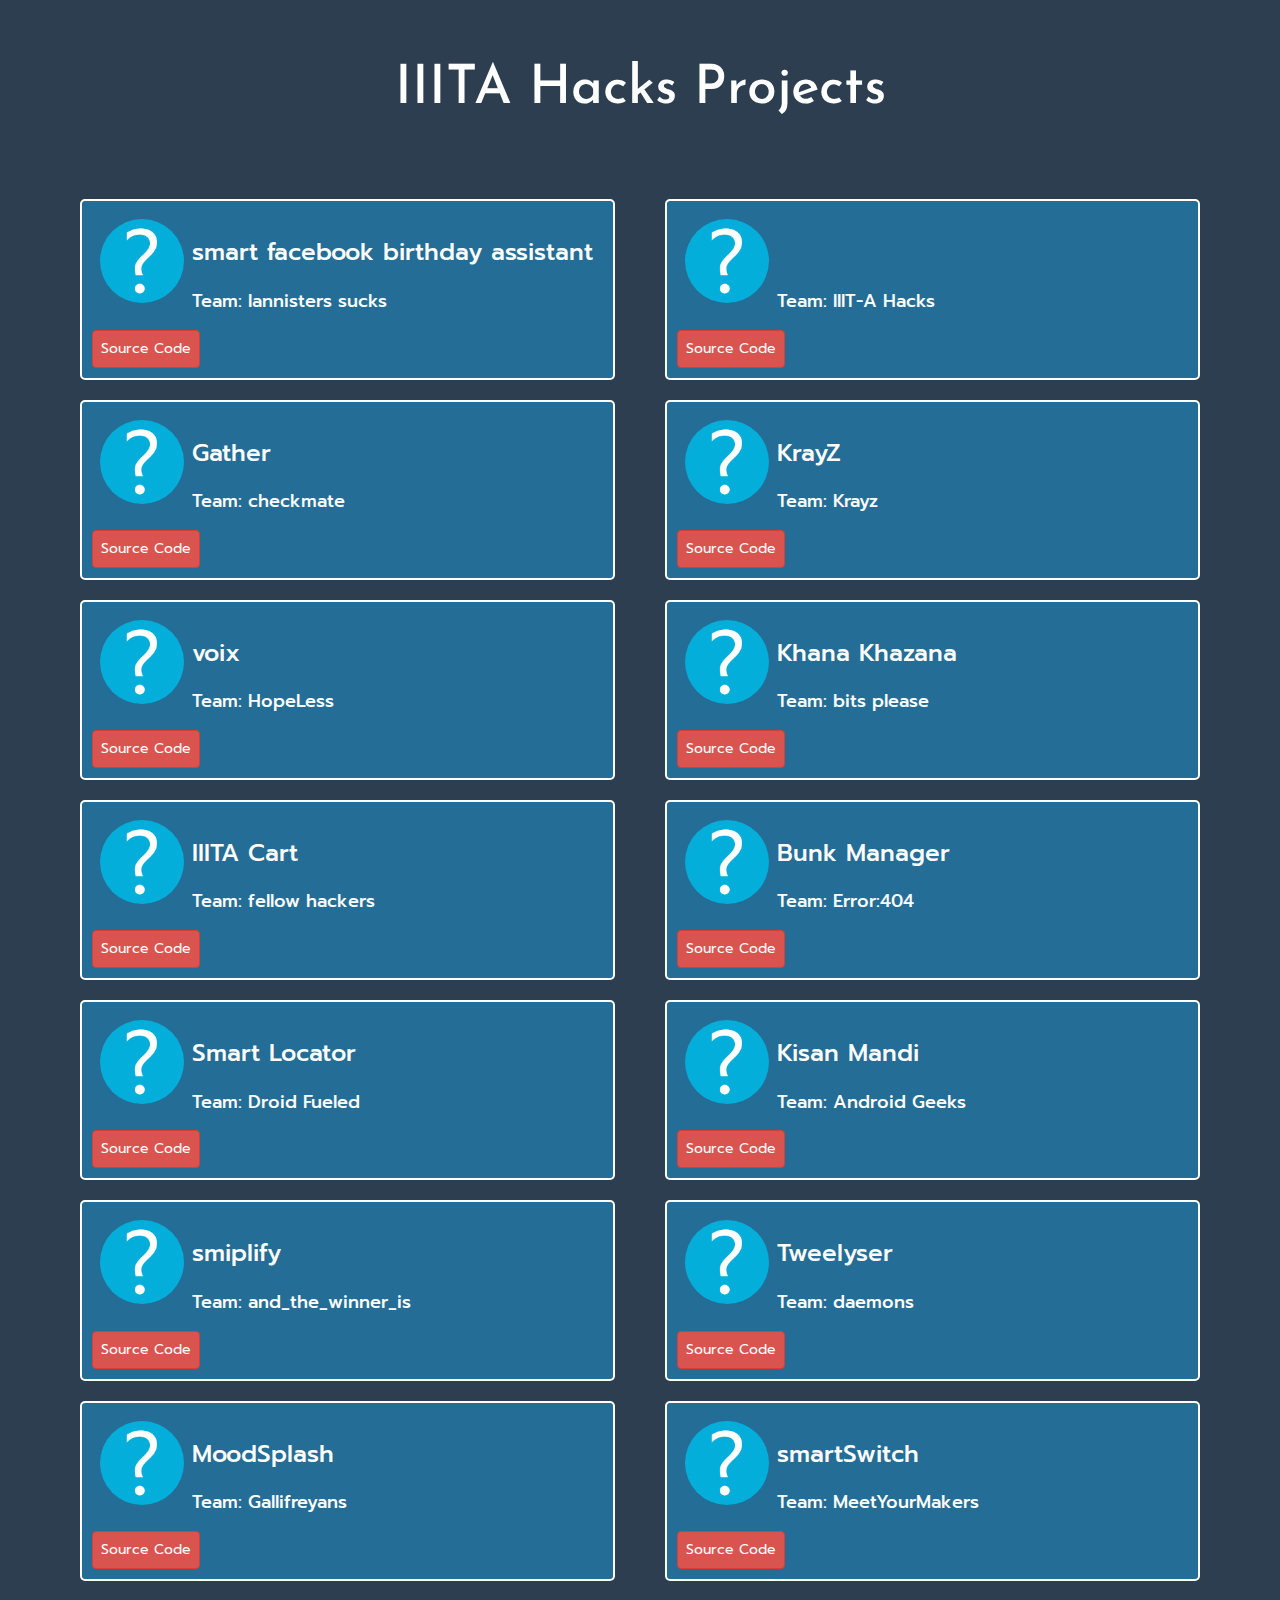
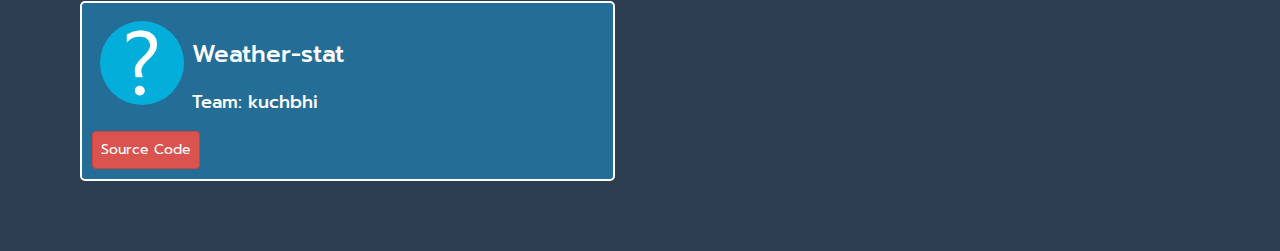
<file: projects/index.html>
<!DOCTYPE html>
<html>
<head>
	<meta charset="utf-8">
	<meta http-equiv="X-UA-Compatible" content="IE=edge">
	<meta name="viewport" content="width=device-width, initial-scale=1">
	<title>IIITA Hacks | Projects</title>
	<link rel="stylesheet" href="https://cdnjs.cloudflare.com/ajax/libs/twitter-bootstrap/3.3.7/css/bootstrap.min.css">
	<link rel="stylesheet" type="text/css" href="https://necolas.github.io/normalize.css/4.1.1/normalize.css">
	<link href="https://fonts.googleapis.com/css?family=Josefin+Sans|Prompt" rel="stylesheet">
	<link rel="stylesheet" type="text/css" href="css/style.css">
	<script type="text/javascript" src="https://cdnjs.cloudflare.com/ajax/libs/jquery/1.12.4/jquery.min.js"></script>
	<script type="text/javascript" src="https://cdnjs.cloudflare.com/ajax/libs/twitter-bootstrap/3.3.7/js/bootstrap.min.js"></script>
	<script src='project.js'></script>
</head>
<body>
	<div class="container">
		<div class="row">
			<div class="col-md-12">
				<center><h1>IIITA Hacks Projects</h1></center>
			</div>
		</div>
		<br><br><br>
		<div class="row" id="content">
			
		</div>
		<br><br><br>
	</div>

	<script>
		for (project in projects) {
			var content = '<div class=" col-md-6">\
			<div class="card">\
			<img src="' + projects[project]["image"] + '" onerror="this.src=\'images/not-found.png\'">\
			<h3>' + project + '</h3>\
			<h4>Team: ' + projects[project]["team"] + '</h4>\
			<a href="' + projects[project]["link"] +'" class="btn btn-danger">Source Code</a>\
			</div>\
			</div>';
						$('#content').append(content);
		}
	</script>
</body>
</html>
</file>
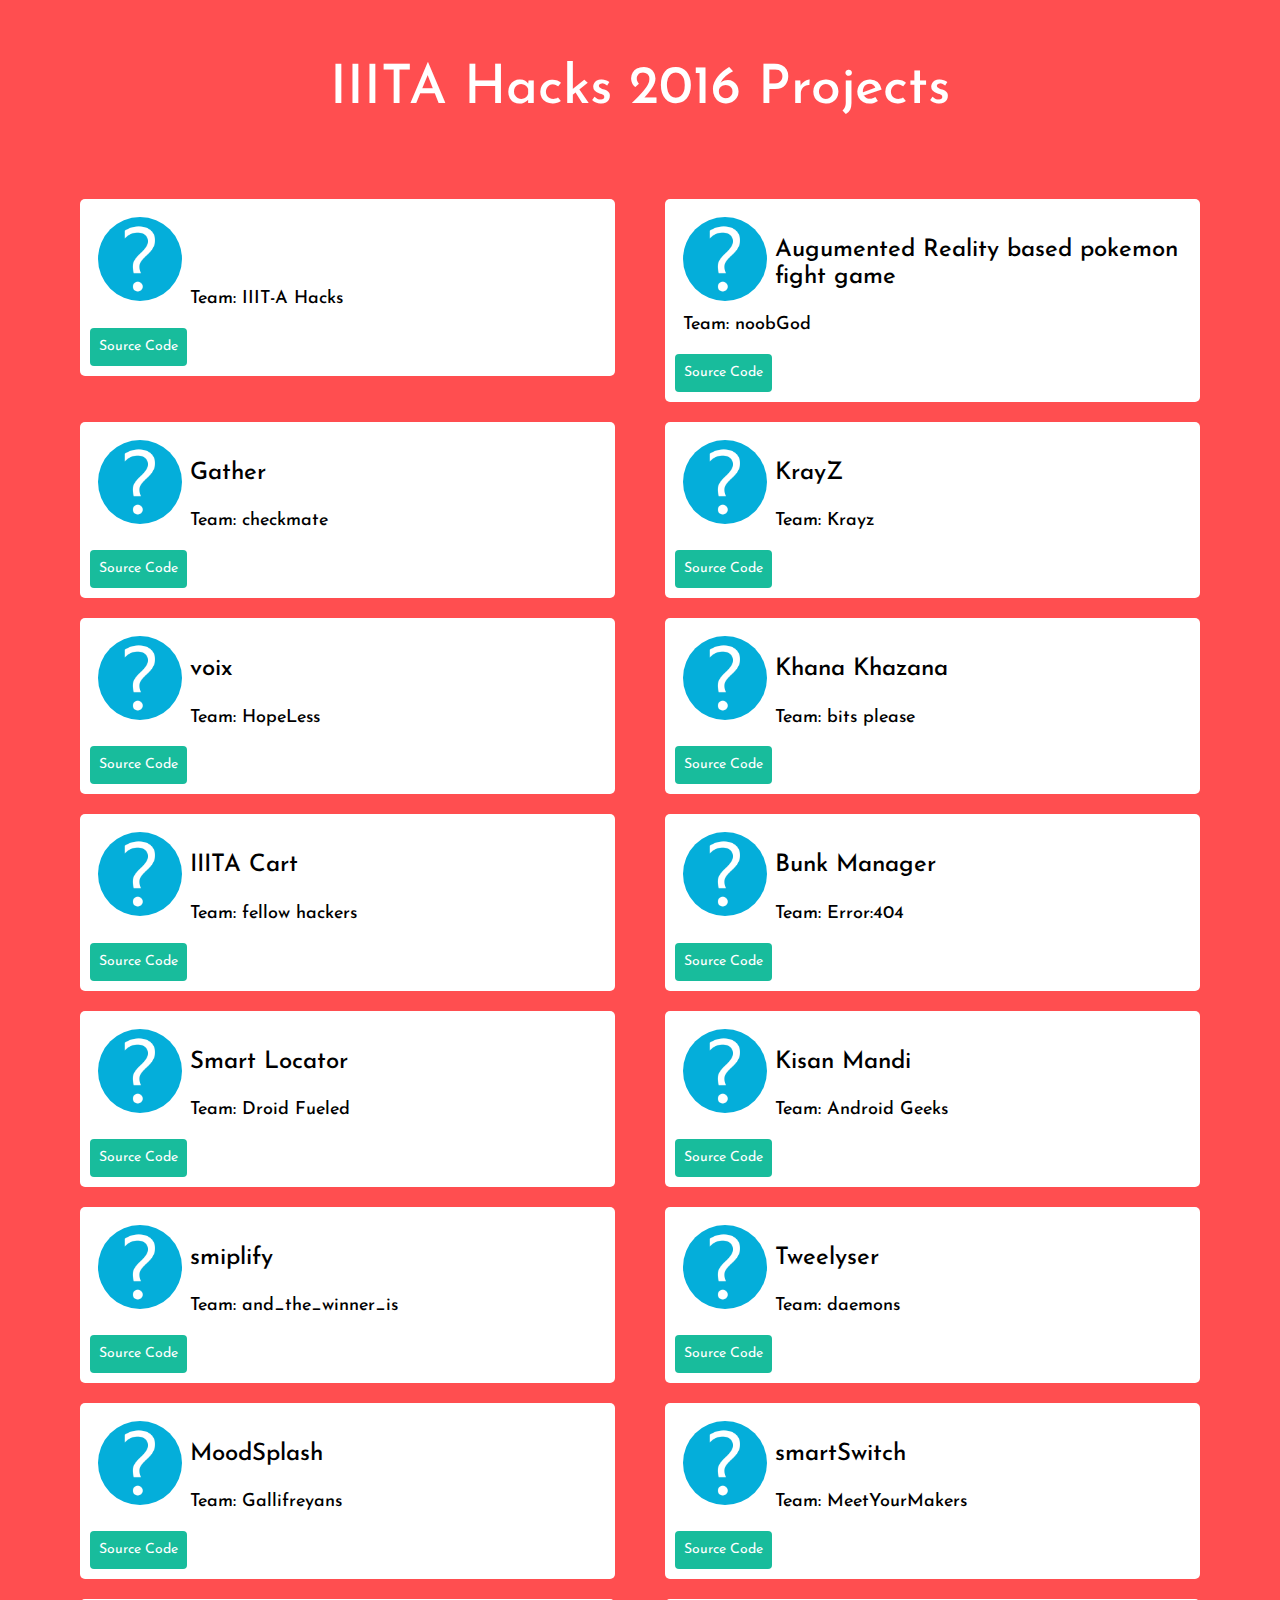
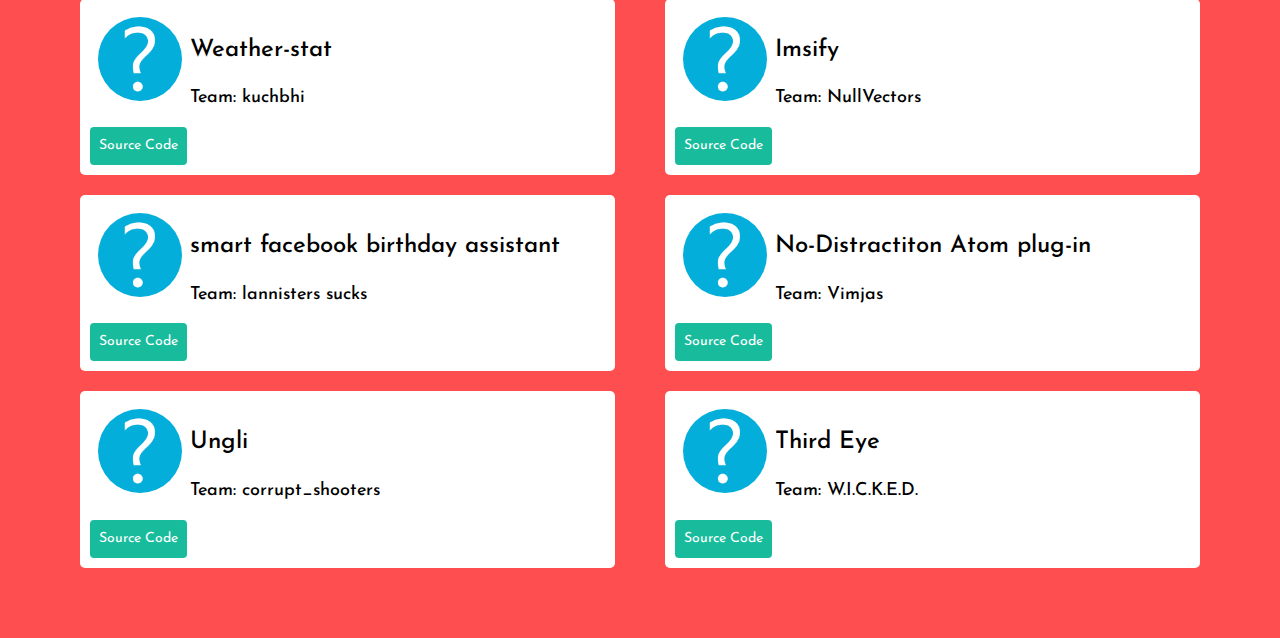
<file: 2016/projects/index.html>
<!DOCTYPE html>
<html>
<head>
	<meta charset="utf-8">
	<meta http-equiv="X-UA-Compatible" content="IE=edge">
	<meta name="viewport" content="width=device-width, initial-scale=1">
	<title>IIITA Hacks 2016 | Projects</title>
	<link rel="stylesheet" href="https://cdnjs.cloudflare.com/ajax/libs/twitter-bootstrap/3.3.7/css/bootstrap.min.css">
	<link rel="stylesheet" type="text/css" href="https://necolas.github.io/normalize.css/4.1.1/normalize.css">
	<link href="https://fonts.googleapis.com/css?family=Josefin+Sans|Prompt" rel="stylesheet">
	<link rel="stylesheet" type="text/css" href="css/style.css">
	<script type="text/javascript" src="https://cdnjs.cloudflare.com/ajax/libs/jquery/1.12.4/jquery.min.js"></script>
	<script type="text/javascript" src="https://cdnjs.cloudflare.com/ajax/libs/twitter-bootstrap/3.3.7/js/bootstrap.min.js"></script>
	<script src='project.js'></script>
</head>
<body>
	<div class="container">
		<div class="row">
			<div class="col-md-12">
				<center><h1>IIITA Hacks 2016 Projects</h1></center>
			</div>
		</div>
		<br><br><br>
		<div class="row" id="content">
			
		</div>
		<br><br><br>
	</div>

	<script>
		for (project in projects) {
			var content = '<div class=" col-md-6">\
			<div class="card">\
			<img src="' + projects[project]["image"] + '" onerror="this.src=\'images/not-found.png\'">\
			<h3>' + project + '</h3>\
			<h4>Team: ' + projects[project]["team"] + '</h4>\
			<a href="' + projects[project]["link"] +'" target="_blank" class="btn btn-new">Source Code</a>\
			</div>\
			</div>';
						$('#content').append(content);
		}
	</script>
</body>
</html>
</file>
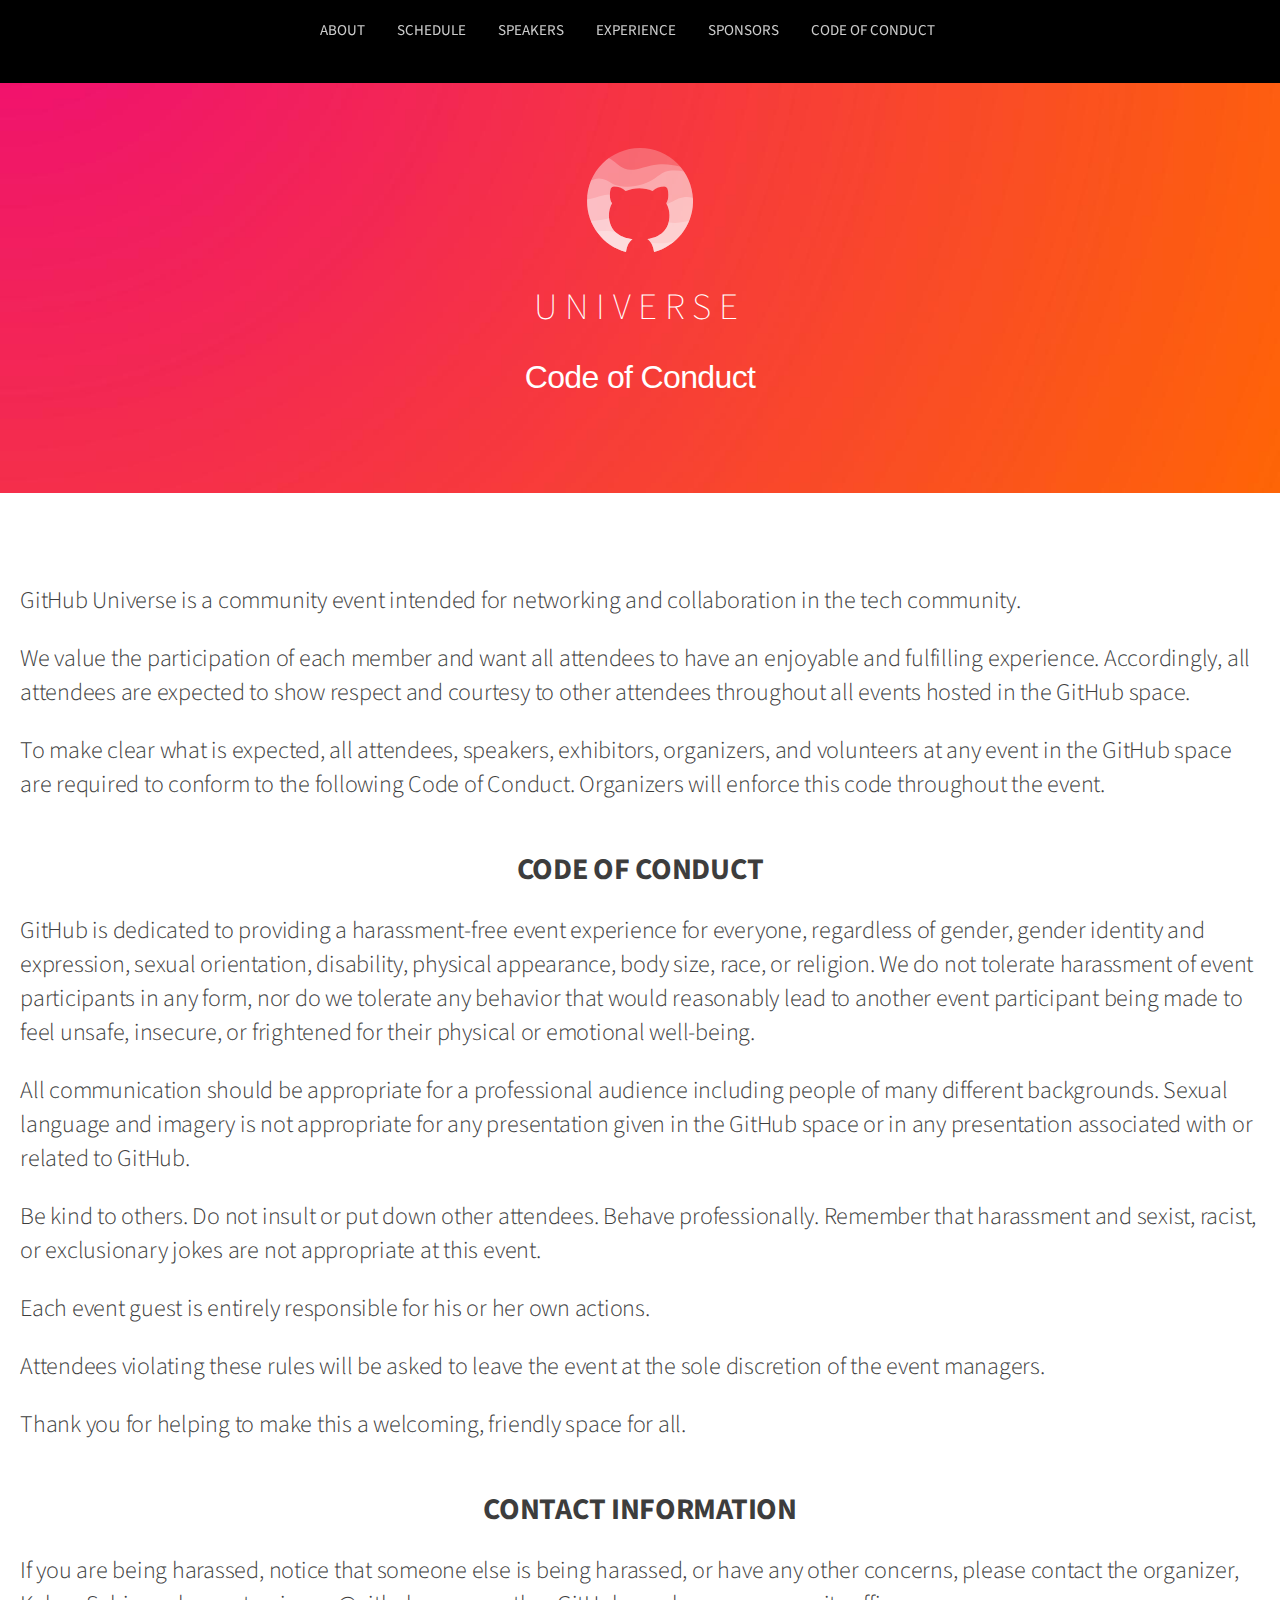
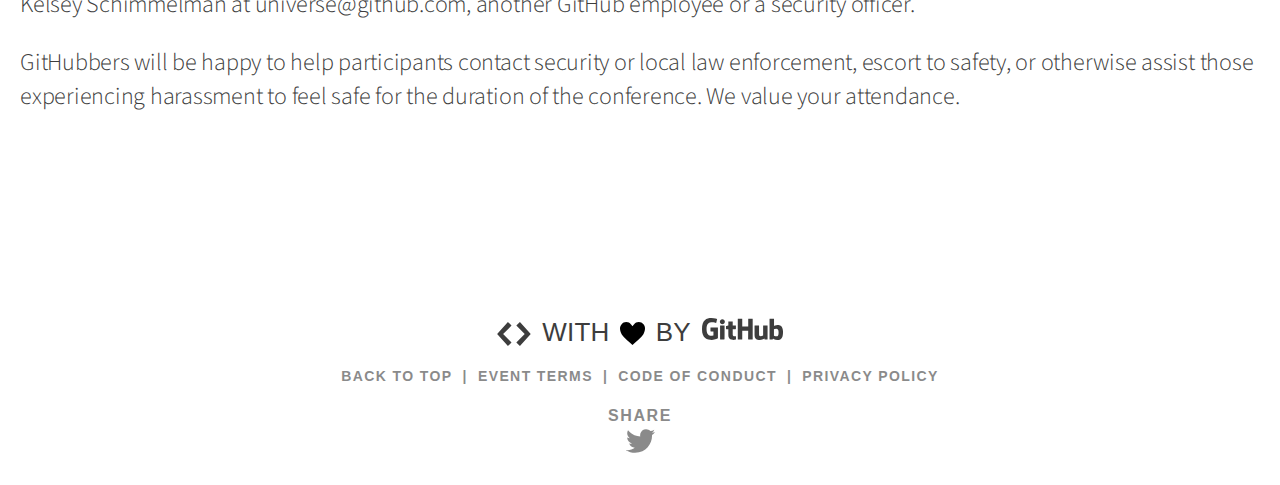
<file: code-of-conduct.html>
<!DOCTYPE html>
<html class="Page no-js is-loading">
  <head>
    <meta charset="utf-8">
    <meta http-equiv="X-UA-Compatible" content="IE=edge">
    <meta name="description" content="">
    <meta name="viewport" content="width=device-width, initial-scale=1">    <meta property="og:title" content="GitHub Universe · October 1 - 2, 2015">
    <meta property="og:description" content="Two full days on how to build, collaborate, and deploy great software presented by GitHub.">
    <meta property="og:type" content="website">
    <meta property="og:url" content="http://githubuniverse.com/">
    <meta property="og:image" content="http://githubuniverse.com/images/opengraph-logo.jpg">
    <meta property="og:image:width" content="1200">
    <meta property="og:image:height" content="630">
    <meta name="twitter:card" content="summary_large_image">
    <meta name="twitter:site" content="@githubuniverse">
    <meta name="twitter:creator" content="@github">
    <meta name="twitter:title" content="GitHub Universe · October 1 - 2, 2015">
    <meta name="twitter:description" content="Two full days on how to build, collaborate, and deploy great software presented by GitHub.">
    <meta name="twitter:image:src" content="http://githubuniverse.com/images/opengraph-logo.jpg">

    <title>Code Of Conduct - GitHub Universe</title>
    <script>
      // The client supports JavaScript
      var el = document.documentElement
      el.className = el.className.replace('no-js', 'js')
      
    </script>
    <link rel="stylesheet" href="styles/main.css">
    <link rel="stylesheet" href="https://fonts.googleapis.com/css?family=Source+Sans+Pro:400,600,700"><script>
  (function(i,s,o,g,r,a,m){i['GoogleAnalyticsObject']=r;i[r]=i[r]||function(){
  (i[r].q=i[r].q||[]).push(arguments)},i[r].l=1*new Date();a=s.createElement(o),
  m=s.getElementsByTagName(o)[0];a.async=1;a.src=g;m.parentNode.insertBefore(a,m)
  })(window,document,'script','//www.google-analytics.com/analytics.js','ga');

  ga('create', 'UA-3769691-66', 'auto');
  ga('send', 'pageview');

</script>

  </head>
  <body id="intro" class="Page-body Page-body--padded">
    <header class="Header is-fixed">
      <div class="Container Container--wide"><a href="../2015.html#intro">
          <h1 class="Header-title"><span class="Icon Icon--logo Header-logo">GitHub</span><span class="Text Text--logoSmall">Universe</span></h1></a>
        <div class="Header-cta"><a href="http://www.ustream.tv/githubuniverse" title="Watch Live" class="Header-tickets Button Button--small Button--watch">Watch Live</a></div>
      </div>
    </header>
    <nav class="Nav">
      <div class="Nav-center"><a href="../2015.html#about" title="About" class="Nav-item">About</a><a href="../2015.html#schedule" title="Schedule" class="Nav-item">Schedule</a><a href="../2015.html#speakers" title="Speakers" class="Nav-item">Speakers</a><a href="../2015.html#experience" title="Experience" class="Nav-item">Experience</a><a href="../2015.html#sponsors" title="Sponsors" class="Nav-item">Sponsors</a><a href="code-of-conduct.html" title="Code of Conduct" class="Nav-item Nav-extra">Code of Conduct</a></div>
    </nav>
    <button data-nav-toggle="data-nav-toggle" data-sticky="data-sticky" title="Open Navigation" class="Burger">
      <div class="Burger-top"></div>
      <div class="Burger-mid"></div>
      <div class="Burger-bot"></div>
    </button>
    <section class="Section Section--gradient section--padded">
      <div class="Container">
        <div class="u-textCenter"><i class="Icon Icon--logo">GitHub</i>
          <h2 class="Text Text--logo u-marginTop">Universe</h2>
          <p class="Text Text--heading u-marginBottom u-marginTop">Code of Conduct</p>
        </div>
      </div>
    </section>
    <section id="code" class="Section Section--paper Section--padded">
      <div class="Container Container--small">
        <div class="Text Text--copy Text--autoSpace u-marginBottom-x2 u-marginTop">
          <p>GitHub Universe is a community event intended for networking and collaboration in the tech community.</p>
          <p>We value the participation of each member and want all attendees to have an enjoyable and fulfilling experience. Accordingly, all attendees are expected to show respect and courtesy to other attendees throughout all events hosted in the GitHub space.</p>
          <p>To make clear what is expected, all attendees, speakers, exhibitors, organizers, and volunteers at any event in the GitHub space are required to conform to the following Code of Conduct. Organizers will enforce this code throughout the event.</p>
        </div>
        <h2 class="Text Text--subHeading">CODE OF CONDUCT</h2>
        <div class="Text Text--copy Text--autoSpace u-marginBottom-x2 u-marginTop">
          <p>GitHub is dedicated to providing a harassment-free event experience for everyone, regardless of gender, gender identity and expression, sexual orientation, disability, physical appearance, body size, race, or religion. We do not tolerate harassment of event participants in any form, nor do we tolerate any behavior that would reasonably lead to another event participant being made to feel unsafe, insecure, or frightened for their physical or emotional well-being.</p>
          <p>All communication should be appropriate for a professional audience including people of many different backgrounds. Sexual language and imagery is not appropriate for any presentation given in the GitHub space or in any presentation associated with or related to GitHub.</p>
          <p>Be kind to others. Do not insult or put down other attendees. Behave professionally. Remember that harassment and sexist, racist, or exclusionary jokes are not appropriate at this event.</p>
          <p>Each event guest is entirely responsible for his or her own actions.</p>
          <p>Attendees violating these rules will be asked to leave the event at the sole discretion of the event managers.</p>
          <p>Thank you for helping to make this a welcoming, friendly space for all.</p>
        </div>
        <h2 class="Text Text--subHeading">Contact Information</h2>
        <div class="Text Text--copy Text--autoSpace u-marginBottom-x2 u-marginTop">
          <p>If you are being harassed, notice that someone else is being harassed, or have any other concerns, please contact the organizer, Kelsey Schimmelman at <a href="mailto:universe@github.com">universe@github.com</a>, another GitHub employee or a security officer.</p>
          <p>GitHubbers will be happy to help participants contact security or local law enforcement, escort to safety, or otherwise assist those experiencing harassment to feel safe for the duration of the conference. We value your attendance.</p>
        </div>
      </div>
    </section>
    <footer class="Section Section--paper Footer">
      <div class="Container u-textCenter">
        <h2 class="Text Text--medium Footer-credit"><i class="u-marginSides Icon Icon--made">Made</i>with<i class="u-marginSides Icon Icon--heart">love</i>by<i class="u-marginSides Icon Icon--github">GitHub</i></h2>
        <p class="Text Text--spacedMedium u-marginTop u-marginBottom Footer-actions"><a href="code-of-conduct.html#intro" class="Footer-toTop Footer-link">Back to top</a><a href="terms.html" class="Footer-link">Event Terms</a><a href="code-of-conduct.html" class="Footer-link">Code of Conduct</a><a href="https://help.github.com/articles/github-privacy-policy/" class="Footer-link">Privacy Policy</a></p><a href="https://twitter.com/share" onclick="javascript:window.open(this.href, '', 'menubar=no,toolbar=no,resizable=yes, crollbars=yes,height=600,width=600');return false;" class="Text Footer-link Text--spaced Footer-share">Share<br><i class="Icon Icon--twitter"></i></a>
      </div>
    </footer>
    <script src="scripts/app.js" async></script><script src="https://platform.twitter.com/oct.js" type="text/javascript"></script>
<script type="text/javascript">twttr.conversion.trackPid('l6p7g', { tw_sale_amount: 0, tw_order_quantity: 0 });</script>
<noscript>
<img height="1" width="1" style="display:none;" alt="" src="https://analytics.twitter.com/i/adsct?txn_id=l6p7g&p_id=Twitter&tw_sale_amount=0&tw_order_quantity=0" />
<img height="1" width="1" style="display:none;" alt="" src="https://t.co/i/adsct?txn_id=l6p7g&amp;p_id=Twitter&amp;tw_sale_amount=0&amp;tw_order_quantity=0" />
</noscript>

  </body>
</html>
</file>
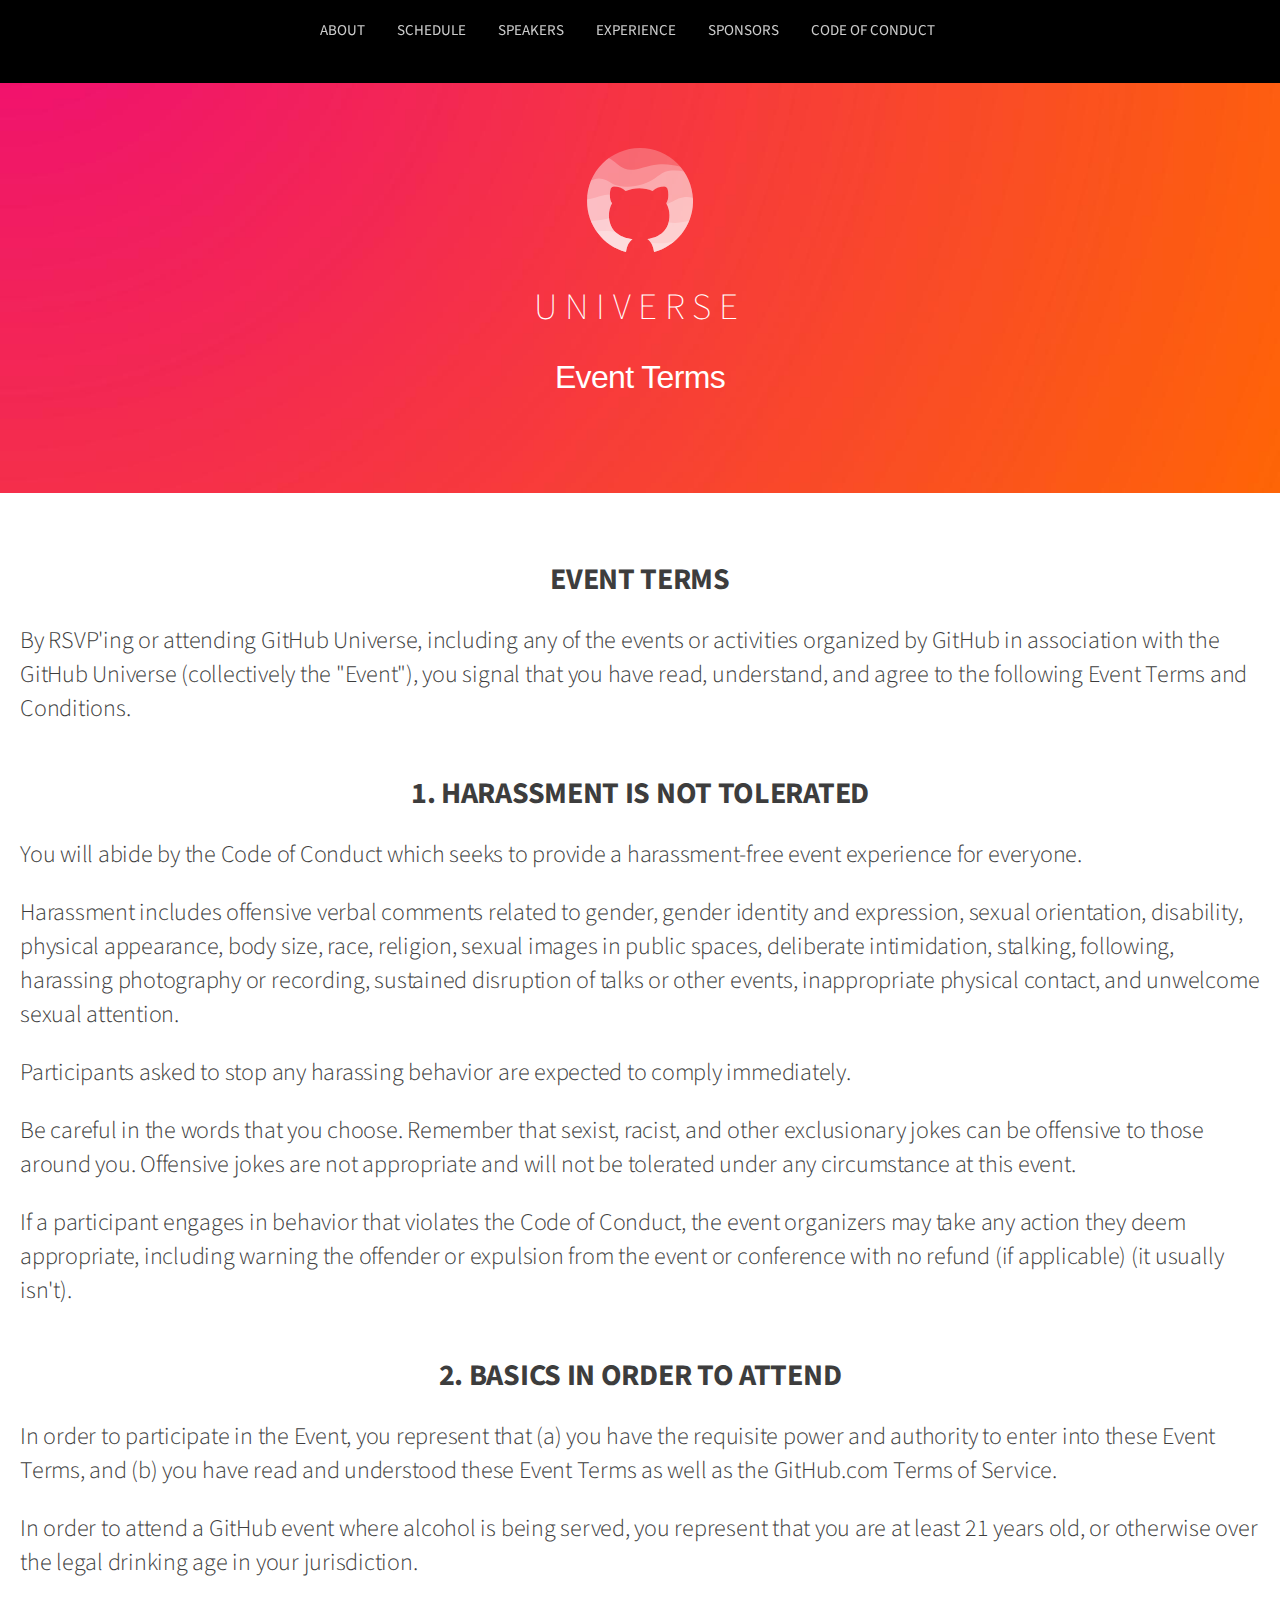
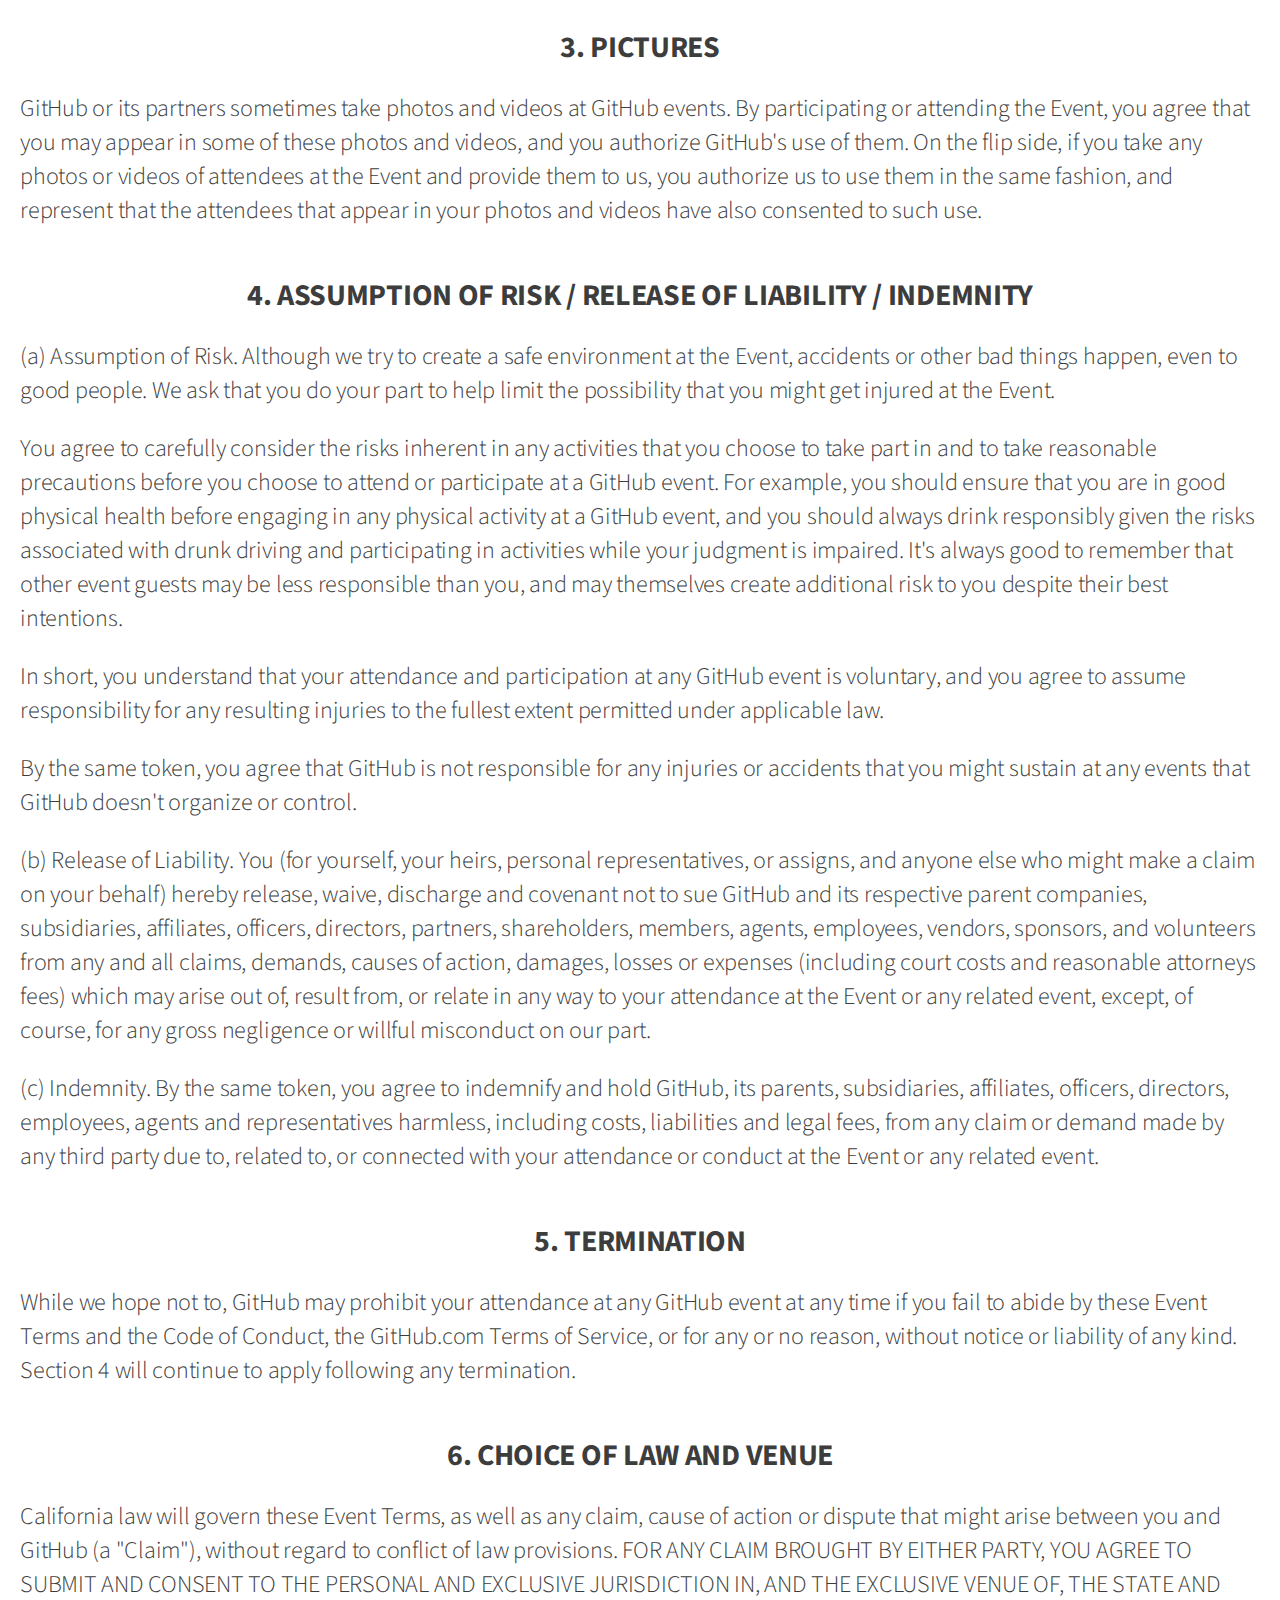
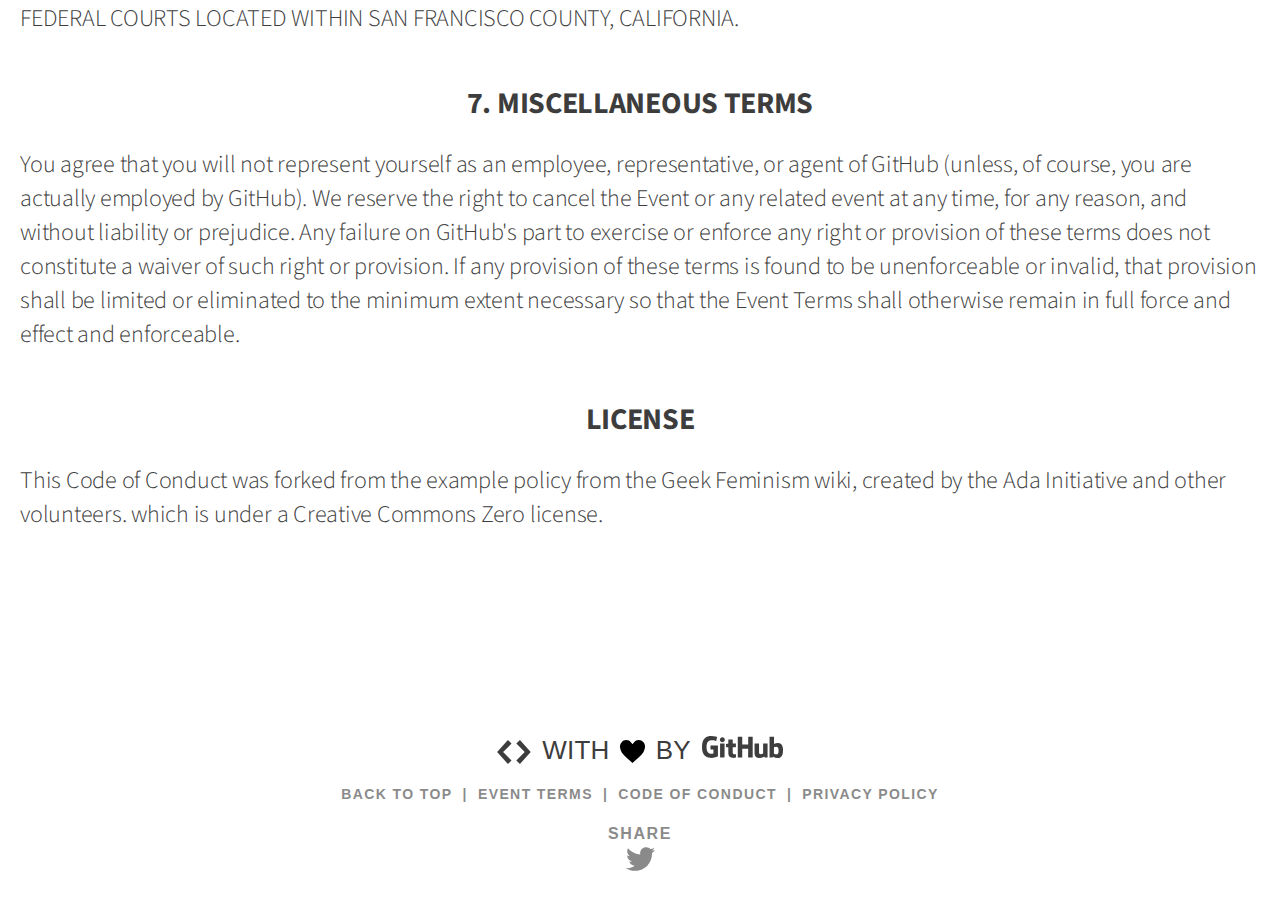
<file: terms.html>
<!DOCTYPE html>
<html class="Page no-js is-loading">
  <head>
    <meta charset="utf-8">
    <meta http-equiv="X-UA-Compatible" content="IE=edge">
    <meta name="description" content="">
    <meta name="viewport" content="width=device-width, initial-scale=1">    <meta property="og:title" content="GitHub Universe · October 1 - 2, 2015">
    <meta property="og:description" content="Two full days on how to build, collaborate, and deploy great software presented by GitHub.">
    <meta property="og:type" content="website">
    <meta property="og:url" content="http://githubuniverse.com/">
    <meta property="og:image" content="http://githubuniverse.com/images/opengraph-logo.jpg">
    <meta property="og:image:width" content="1200">
    <meta property="og:image:height" content="630">
    <meta name="twitter:card" content="summary_large_image">
    <meta name="twitter:site" content="@githubuniverse">
    <meta name="twitter:creator" content="@github">
    <meta name="twitter:title" content="GitHub Universe · October 1 - 2, 2015">
    <meta name="twitter:description" content="Two full days on how to build, collaborate, and deploy great software presented by GitHub.">
    <meta name="twitter:image:src" content="http://githubuniverse.com/images/opengraph-logo.jpg">

    <title>Code Of Conduct - GitHub Universe</title>
    <script>
      // The client supports JavaScript
      var el = document.documentElement
      el.className = el.className.replace('no-js', 'js')
      
    </script>
    <link rel="stylesheet" href="styles/main.css">
    <link rel="stylesheet" href="https://fonts.googleapis.com/css?family=Source+Sans+Pro:400,600,700"><script>
  (function(i,s,o,g,r,a,m){i['GoogleAnalyticsObject']=r;i[r]=i[r]||function(){
  (i[r].q=i[r].q||[]).push(arguments)},i[r].l=1*new Date();a=s.createElement(o),
  m=s.getElementsByTagName(o)[0];a.async=1;a.src=g;m.parentNode.insertBefore(a,m)
  })(window,document,'script','//www.google-analytics.com/analytics.js','ga');

  ga('create', 'UA-3769691-66', 'auto');
  ga('send', 'pageview');

</script>

  </head>
  <body id="intro" class="Page-body Page-body--padded">
    <header class="Header is-fixed">
      <div class="Container Container--wide"><a href="../2015.html#intro">
          <h1 class="Header-title"><span class="Icon Icon--logo Header-logo">GitHub</span><span class="Text Text--logoSmall">Universe</span></h1></a>
        <div class="Header-cta"><a href="http://www.ustream.tv/githubuniverse" title="Watch Live" class="Header-tickets Button Button--small Button--watch">Watch Live</a></div>
      </div>
    </header>
    <nav class="Nav">
      <div class="Nav-center"><a href="../2015.html#about" title="About" class="Nav-item">About</a><a href="../2015.html#schedule" title="Schedule" class="Nav-item">Schedule</a><a href="../2015.html#speakers" title="Speakers" class="Nav-item">Speakers</a><a href="../2015.html#experience" title="Experience" class="Nav-item">Experience</a><a href="../2015.html#sponsors" title="Sponsors" class="Nav-item">Sponsors</a><a href="code-of-conduct.html" title="Code of Conduct" class="Nav-item Nav-extra">Code of Conduct</a></div>
    </nav>
    <button data-nav-toggle="data-nav-toggle" data-sticky="data-sticky" title="Open Navigation" class="Burger">
      <div class="Burger-top"></div>
      <div class="Burger-mid"></div>
      <div class="Burger-bot"></div>
    </button>
    <section class="Section Section--gradient section--padded">
      <div class="Container">
        <div class="u-textCenter"><i class="Icon Icon--logo">GitHub</i>
          <h2 class="Text Text--logo u-marginTop">Universe</h2>
          <p class="Text Text--heading u-marginBottom u-marginTop">Event Terms</p>
        </div>
      </div>
    </section>
    <section id="code" class="Section Section--paper Section--padded">
      <div class="Container Container--small">
        <h2 class="Text Text--subHeading">EVENT TERMS</h2>
        <div class="Text Text--copy Text--autoSpace u-marginBottom-x2 u-marginTop">
          <p>By RSVP'ing or attending GitHub Universe, including any of the events or activities organized by GitHub in association with the GitHub Universe (collectively the "Event"), you signal that you have read, understand, and agree to the following Event Terms and Conditions.</p>
        </div>
        <h2 class="Text Text--subHeading">1. Harassment is not tolerated</h2>
        <div class="Text Text--copy Text--autoSpace u-marginBottom-x2 u-marginTop">
          <p>You will abide by the Code of Conduct which seeks to provide a harassment-free event experience for everyone.</p>
          <p>Harassment includes offensive verbal comments related to gender, gender identity and expression, sexual orientation, disability, physical appearance, body size, race, religion, sexual images in public spaces, deliberate intimidation, stalking, following, harassing photography or recording, sustained disruption of talks or other events, inappropriate physical contact, and unwelcome sexual attention.</p>
          <p>Participants asked to stop any harassing behavior are expected to comply immediately.</p>
          <p>Be careful in the words that you choose. Remember that sexist, racist, and other exclusionary jokes can be offensive to those around you. Offensive jokes are not appropriate and will not be tolerated under any circumstance at this event.</p>
          <p>If a participant engages in behavior that violates the Code of Conduct, the event organizers may take any action they deem appropriate, including warning the offender or expulsion from the event or conference with no refund (if applicable) (it usually isn't).</p>
        </div>
        <h2 class="Text Text--subHeading">2. Basics in order to attend</h2>
        <div class="Text Text--copy Text--autoSpace u-marginBottom-x2 u-marginTop">
          <p>In order to participate in the Event, you represent that (a) you have the requisite power and authority to enter into these Event Terms, and (b) you have read and understood these Event Terms as well as the GitHub.com Terms of Service.</p>
          <p>In order to attend a GitHub event where alcohol is being served, you represent that you are at least 21 years old, or otherwise over the legal drinking age in your jurisdiction.</p>
        </div>
        <h2 class="Text Text--subHeading">3. Pictures</h2>
        <div class="Text Text--copy Text--autoSpace u-marginBottom-x2 u-marginTop">
          <p>GitHub or its partners sometimes take photos and videos at GitHub events. By participating or attending the Event, you agree that you may appear in some of these photos and videos, and you authorize GitHub's use of them. On the flip side, if you take any photos or videos of attendees at the Event and provide them to us, you authorize us to use them in the same fashion, and represent that the attendees that appear in your photos and videos have also consented to such use.</p>
        </div>
        <h2 class="Text Text--subHeading">4. ASSUMPTION OF RISK / RELEASE OF LIABILITY / INDEMNITY</h2>
        <div class="Text Text--copy Text--autoSpace u-marginBottom-x2 u-marginTop">
          <p>(a) Assumption of Risk. Although we try to create a safe environment at the Event, accidents or other bad things happen, even to good people. We ask that you do your part to help limit the possibility that you might get injured at the Event.</p>
          <p>You agree to carefully consider the risks inherent in any activities that you choose to take part in and to take reasonable precautions before you choose to attend or participate at a GitHub event. For example, you should ensure that you are in good physical health before engaging in any physical activity at a GitHub event, and you should always drink responsibly given the risks associated with drunk driving and participating in activities while your judgment is impaired. It's always good to remember that other event guests may be less responsible than you, and may themselves create additional risk to you despite their best intentions.</p>
          <p>In short, you understand that your attendance and participation at any GitHub event is voluntary, and you agree to assume responsibility for any resulting injuries to the fullest extent permitted under applicable law.</p>
          <p>By the same token, you agree that GitHub is not responsible for any injuries or accidents that you might sustain at any events that GitHub doesn't organize or control.</p>
          <p>(b) Release of Liability. You (for yourself, your heirs, personal representatives, or assigns, and anyone else who might make a claim on your behalf) hereby release, waive, discharge and covenant not to sue GitHub and its respective parent companies, subsidiaries, affiliates, officers, directors, partners, shareholders, members, agents, employees, vendors, sponsors, and volunteers from any and all claims, demands, causes of action, damages, losses or expenses (including court costs and reasonable attorneys fees) which may arise out of, result from, or relate in any way to your attendance at the Event or any related event, except, of course, for any gross negligence or willful misconduct on our part.</p>
          <p>(c) Indemnity. By the same token, you agree to indemnify and hold GitHub, its parents, subsidiaries, affiliates, officers, directors, employees, agents and representatives harmless, including costs, liabilities and legal fees, from any claim or demand made by any third party due to, related to, or connected with your attendance or conduct at the Event or any related event.</p>
        </div>
        <h2 class="Text Text--subHeading">5. Termination</h2>
        <div class="Text Text--copy Text--autoSpace u-marginBottom-x2 u-marginTop">
          <p>While we hope not to, GitHub may prohibit your attendance at any GitHub event at any time if you fail to abide by these Event Terms and the Code of Conduct, the GitHub.com Terms of Service, or for any or no reason, without notice or liability of any kind. Section 4 will continue to apply following any termination.</p>
        </div>
        <h2 class="Text Text--subHeading">6. Choice of law and venue</h2>
        <div class="Text Text--copy Text--autoSpace u-marginBottom-x2 u-marginTop">
          <p>California law will govern these Event Terms, as well as any claim, cause of action or dispute that might arise between you and GitHub (a "Claim"), without regard to conflict of law provisions. FOR ANY CLAIM BROUGHT BY EITHER PARTY, YOU AGREE TO SUBMIT AND CONSENT TO THE PERSONAL AND EXCLUSIVE JURISDICTION IN, AND THE EXCLUSIVE VENUE OF, THE STATE AND FEDERAL COURTS LOCATED WITHIN SAN FRANCISCO COUNTY, CALIFORNIA.</p>
        </div>
        <h2 class="Text Text--subHeading">7. Miscellaneous Terms</h2>
        <div class="Text Text--copy Text--autoSpace u-marginBottom-x2 u-marginTop">
          <p>You agree that you will not represent yourself as an employee, representative, or agent of GitHub (unless, of course, you are actually employed by GitHub). We reserve the right to cancel the Event or any related event at any time, for any reason, and without liability or prejudice. Any failure on GitHub's part to exercise or enforce any right or provision of these terms does not constitute a waiver of such right or provision. If any provision of these terms is found to be unenforceable or invalid, that provision shall be limited or eliminated to the minimum extent necessary so that the Event Terms shall otherwise remain in full force and effect and enforceable.</p>
        </div>
        <h2 class="Text Text--subHeading">License</h2>
        <div class="Text Text--copy Text--autoSpace u-marginBottom-x2 u-marginTop">
          <p>This Code of Conduct was forked from the example policy from the <a href="http://geekfeminism.wikia.com/wiki/Conference_anti-harassment/Policy">Geek Feminism wiki, created by the Ada Initiative and other volunteers.</a> which is under a Creative Commons Zero license.</p>
        </div>
      </div>
    </section>
    <footer class="Section Section--paper Footer">
      <div class="Container u-textCenter">
        <h2 class="Text Text--medium Footer-credit"><i class="u-marginSides Icon Icon--made">Made</i>with<i class="u-marginSides Icon Icon--heart">love</i>by<i class="u-marginSides Icon Icon--github">GitHub</i></h2>
        <p class="Text Text--spacedMedium u-marginTop u-marginBottom Footer-actions"><a href="terms.html#intro" class="Footer-toTop Footer-link">Back to top</a><a href="terms.html" class="Footer-link">Event Terms</a><a href="code-of-conduct.html" class="Footer-link">Code of Conduct</a><a href="https://help.github.com/articles/github-privacy-policy/" class="Footer-link">Privacy Policy</a></p><a href="https://twitter.com/share" onclick="javascript:window.open(this.href, '', 'menubar=no,toolbar=no,resizable=yes, crollbars=yes,height=600,width=600');return false;" class="Text Footer-link Text--spaced Footer-share">Share<br><i class="Icon Icon--twitter"></i></a>
      </div>
    </footer>
    <script src="scripts/app.js" async></script><script src="https://platform.twitter.com/oct.js" type="text/javascript"></script>
<script type="text/javascript">twttr.conversion.trackPid('l6p7g', { tw_sale_amount: 0, tw_order_quantity: 0 });</script>
<noscript>
<img height="1" width="1" style="display:none;" alt="" src="https://analytics.twitter.com/i/adsct?txn_id=l6p7g&p_id=Twitter&tw_sale_amount=0&tw_order_quantity=0" />
<img height="1" width="1" style="display:none;" alt="" src="https://t.co/i/adsct?txn_id=l6p7g&amp;p_id=Twitter&amp;tw_sale_amount=0&amp;tw_order_quantity=0" />
</noscript>

  </body>
</html>
</file>
<file: projects/css/style.css>
body {
	padding-top: 40px;
	background-color: #2c3e50;
	color: #fff;
	font-family: 'Prompt', sans-serif;
}

h1 {
	font-family: 'Josefin Sans', sans-serif;
	font-size: 54px;
}

.card {
	border-radius: 5px;
	background-color: #246d96;
	margin: 10px;
	padding: 10px;
	border-style: solid;
	border-width: 2px;
	border-color: #fff;
}

.card * {
	padding: 8px;
}

.card img {
	width: 100px;
	height: 100px;
	float: left;
	border-radius: 50%;
}
</file>
<file: 2016/projects/css/style.css>
body {
	padding-top: 40px;
	background-color: #2c3e50;
	color: #fff;
	font-family: 'Josefin Sans', sans-serif;
    background-image: linear-gradient(#FF4E50,#FF4E50);
}

h1 {
	font-family: 'Josefin Sans', sans-serif;
	font-size: 54px;
}

.card {
	border-radius: 5px;
	//background-color: #246d96;
    	background-color: #fff;
	margin: 10px;
	padding: 10px;
	//border-style: solid;
	//border-width: 2px;
	//border-color: #fff;
    	//border-color: #222;
    	color: #000;
}

.card * {
	padding: 8px;
}

.card img {
	width: 100px;
	height: 100px;
	float: left;
	border-radius: 50%;
}

.btn-new {
    background-color: #18BC9C;
    color: #fff;
}

.btn-new:link {
    background-color: #18BC9C;
    color: #fff;
}

.btn-new:visited {
    background-color: #18BC9C;
    color: #fff;
}

.btn-new:hover {
    background-color: #18BC9C;
    color: #fff;
}

.btn-new:active {
    background-color: #18BC9C;
    color: #fff;
}
</file>
